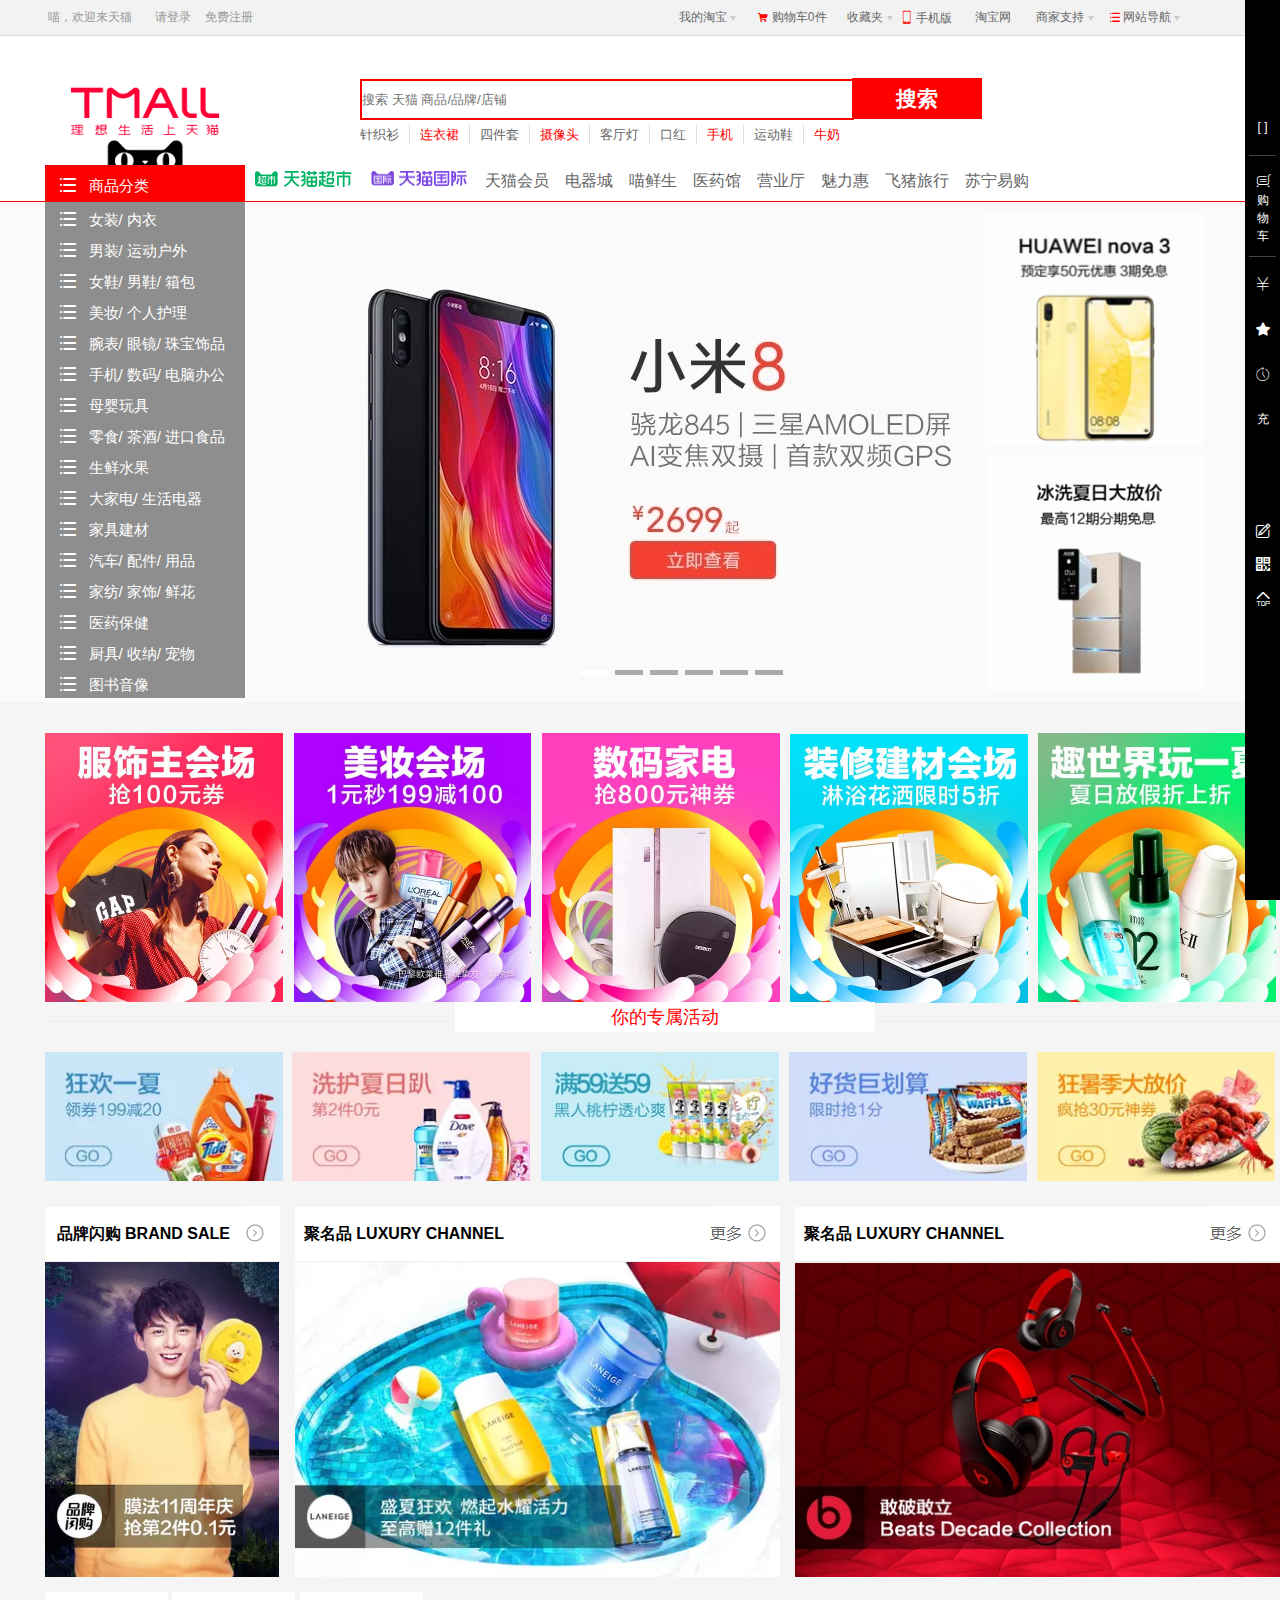
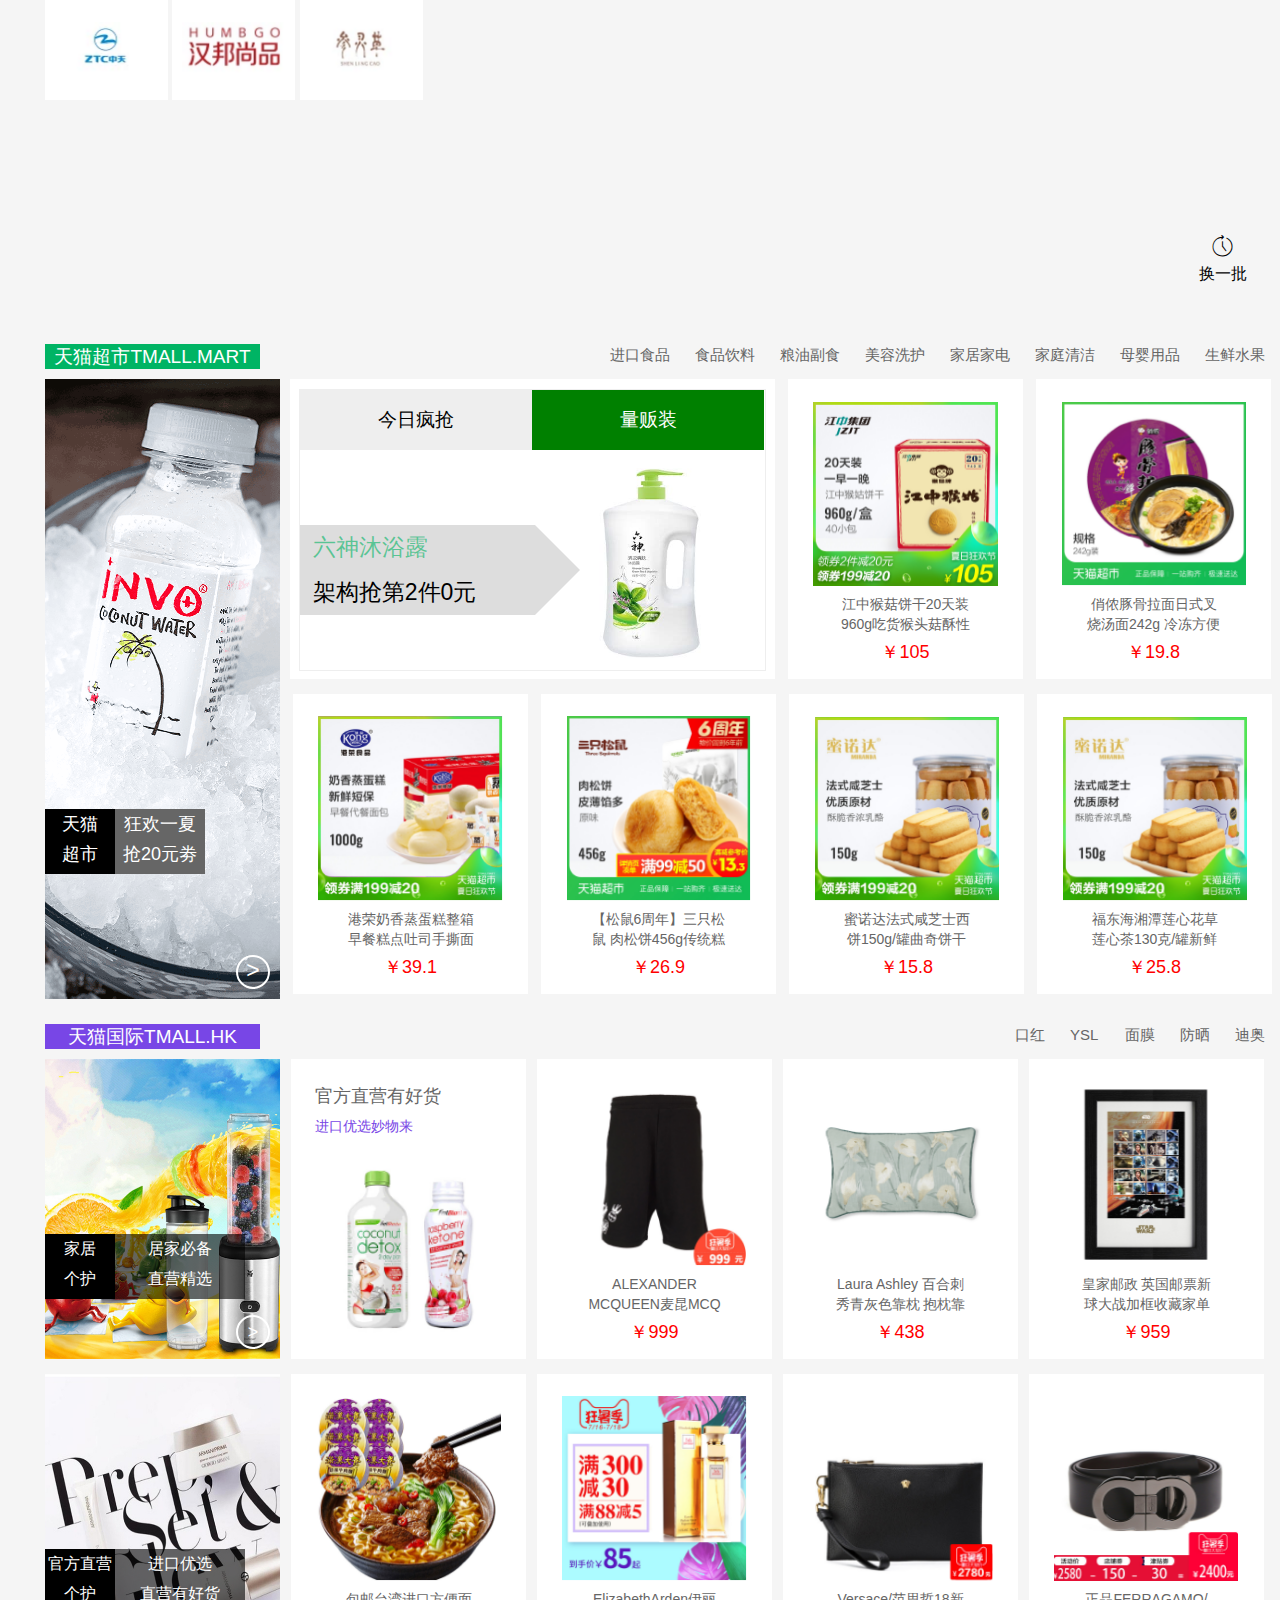
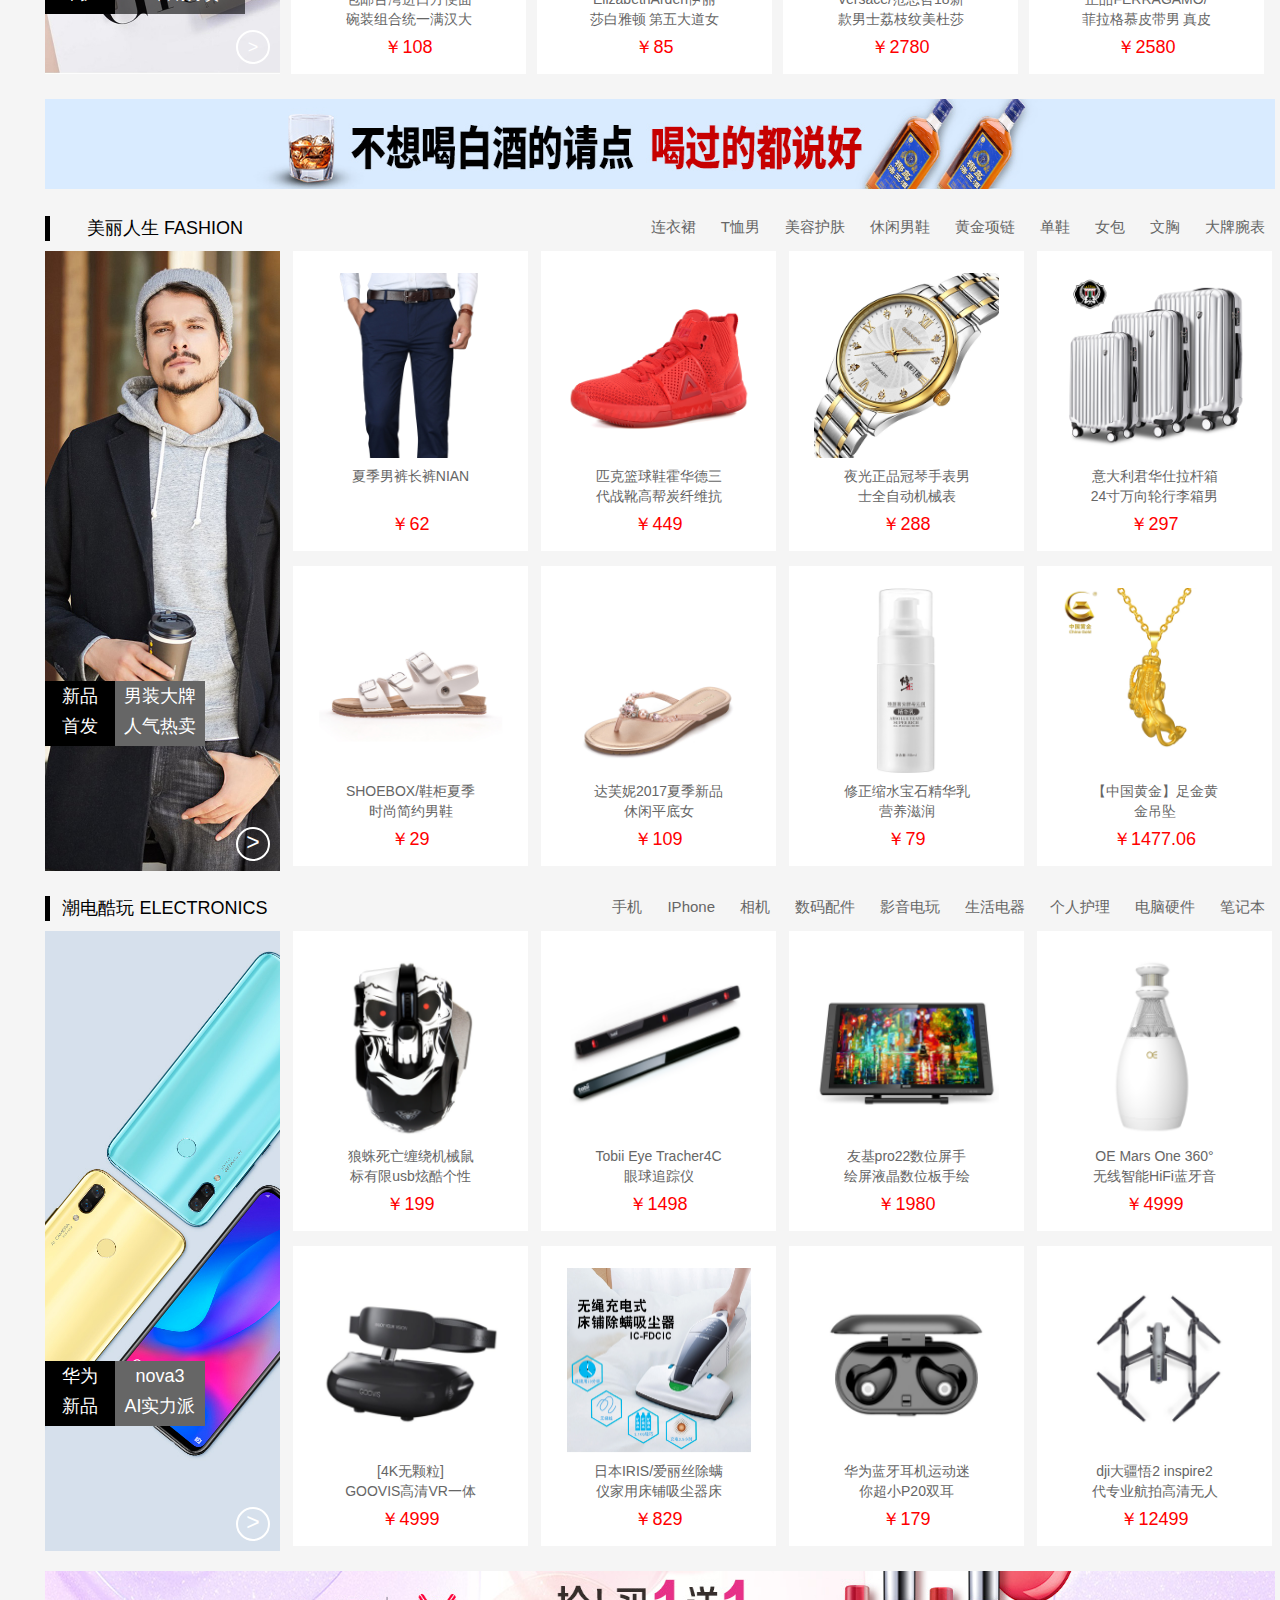
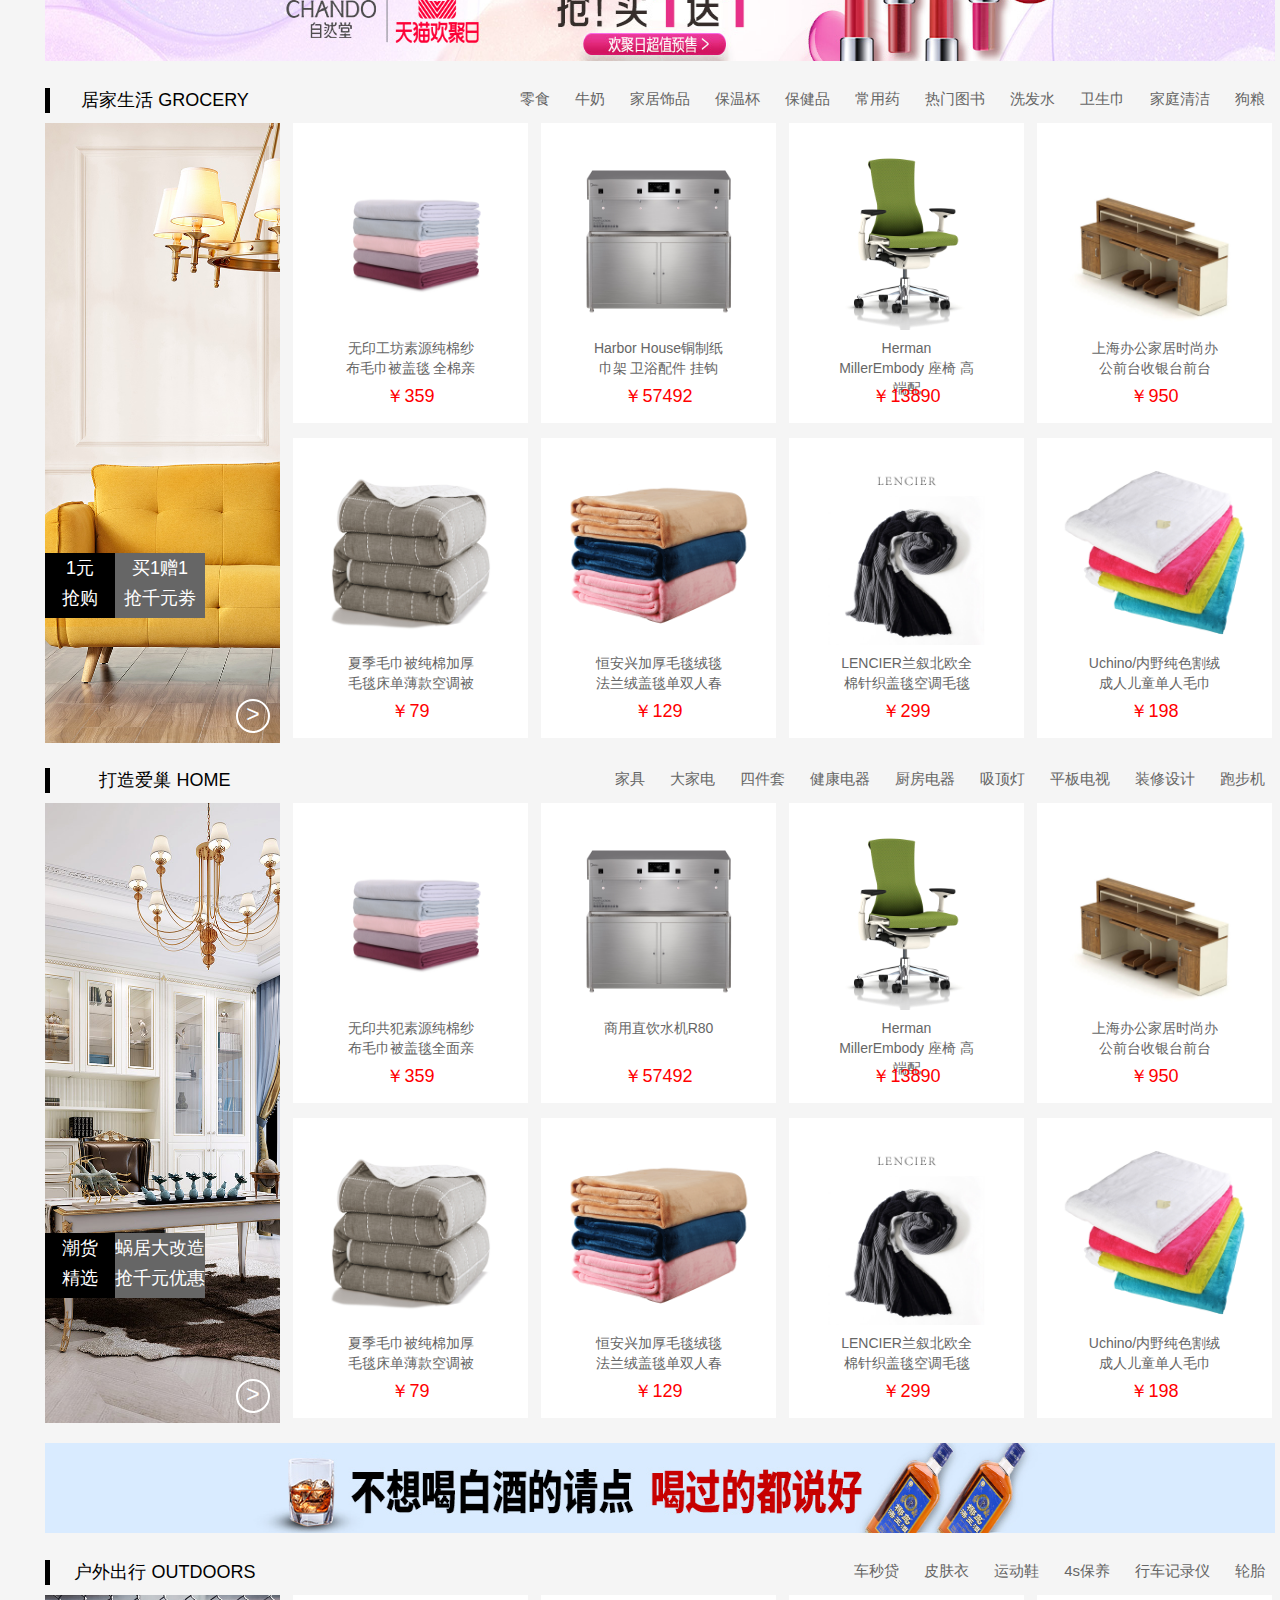
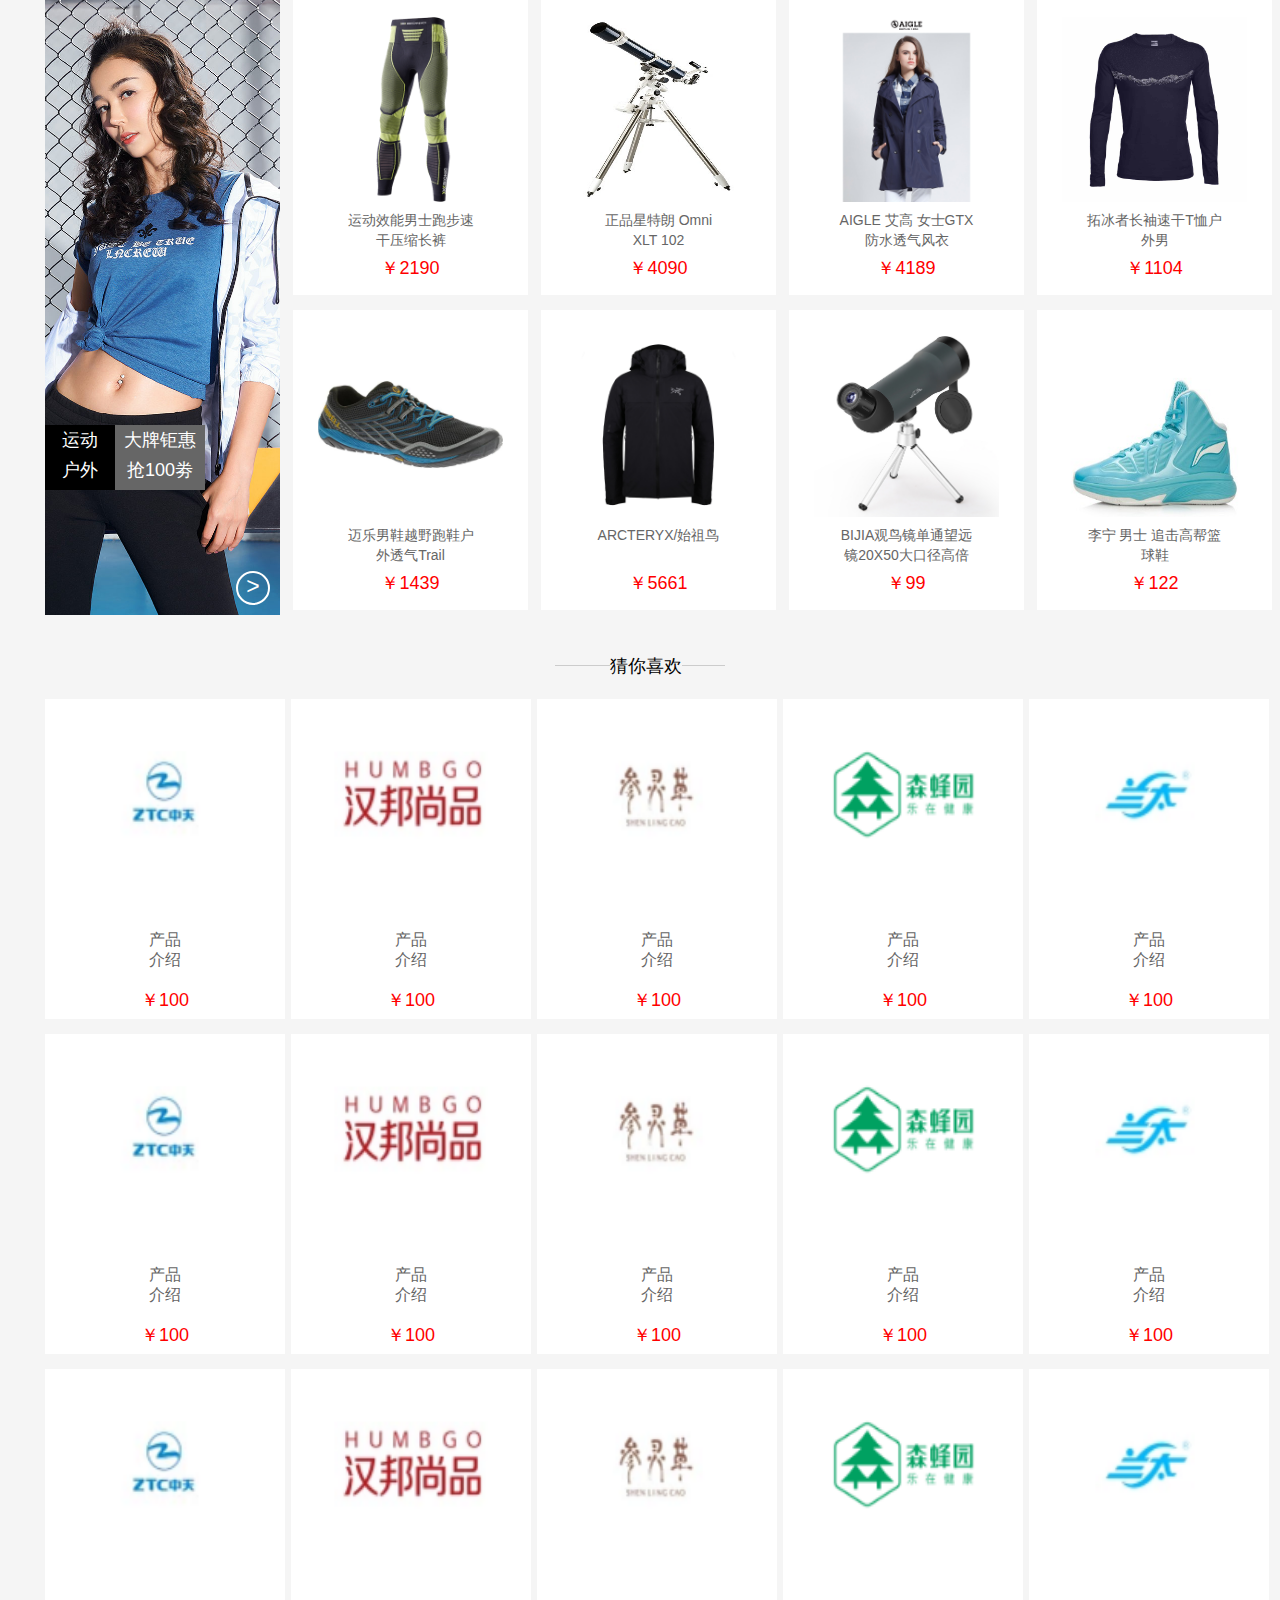
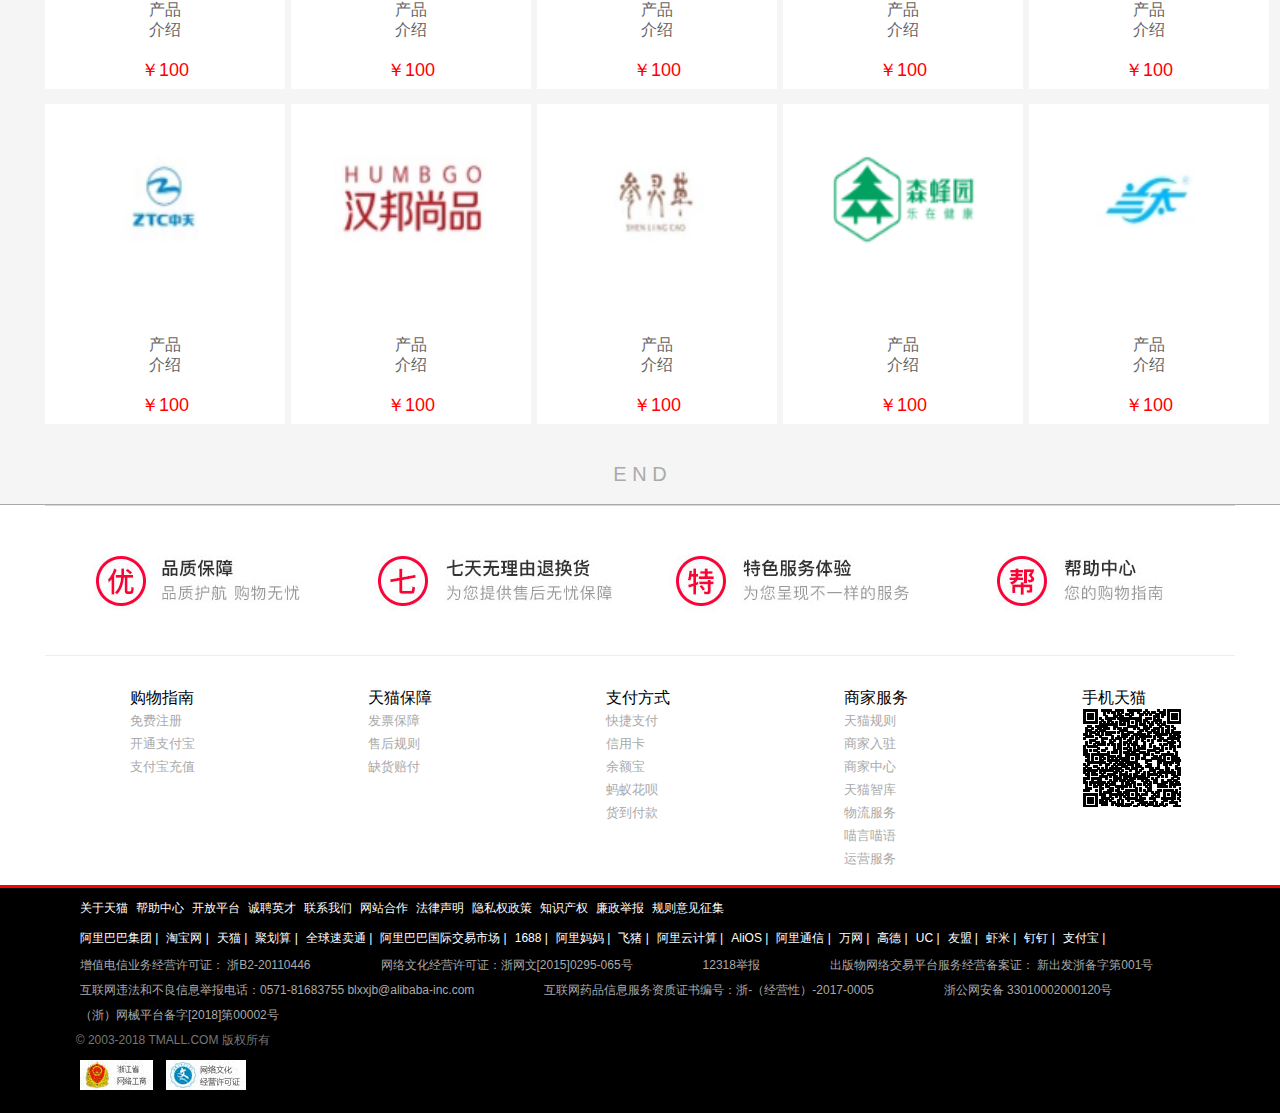
<file: index.html>
<!DOCTYPE html>
<html>
    <head>
        <meta charset="utf-8">
        <title>天猫</title>
        <link href="css/reset.css" rel="stylesheet">
        <link href="css/index.css" rel="stylesheet">
        <link href="font/iconfont.css" type="text/css" rel="stylesheet">
        <script src="js/jquery-1.8.3.min.js"></script>
        <!-- <script src="js/index.js"></script> -->
    </head>
    <body>
    	<div class="box1">
    		<div class="box11">喵，欢迎来天猫</div>
    		<a class="box12" href="login.html">请登录</a>
    		<a class="box13" href="register.html">免费注册</a>
            <div class="box14">
                <a class="box142" href="">
                    <i class="iconfont icon-icon-shuanglieliebiao" style="color:red"></i> 网站导航 <span></span>
                </a>
                <div class="box141">
                    <div class="box1411">
                        <div class="box14111">热点推荐 Hot</div>
                        <div class="box14112"><a href="">天猫超市</a></div>
                        <div class="box14112"><a href="">喵鲜生</a></div>
                        <div class="box14112"><a href="">科技新品</a></div>
                        <div class="box14112"><a href="">女装新品</a><i class="iconfont icon-HOT-" style="color:red"></i></div>
                        <div class="box14112"><a href="">酷玩街</a></div>
                        <div class="box14112"><a href="">内衣新品</a><i class="iconfont icon-HOT-" style="color:red"></i></div>
                        <div class="box14112"><a href="">试美妆</a></div>
                        <div class="box14112"><a href="">运动新品</a></div>
                        <div class="box14112"><a href="">时尚先生</a><i class="iconfont icon-HOT-" style="color:red"></i></div>
                        <div class="box14112"><a href="">精明妈咪</a></div>
                        <div class="box14112"><a href="">吃乐会</a></div>
                        <div class="box14112"><a href="">企业采购</a></div>
                        <div class="box14112"><a href="">会员积分</a></div>
                        <div class="box14112"><a href="">天猫国际</a></div>
                        <div class="box14112"><a href="">会员积分</a></div>
                    </div>
                    <div class="box1412">
                        <div class="box14121">行业市场 Market</div>
                        <div class="box14122"><a href="">美妆</a></div>
                        <div class="box14122"><a href="">电器</a></div>
                        <div class="box14122"><a href="">女装</a><i class="iconfont icon-HOT-" style="color:red"></i></div>
                        <div class="box14122"><a href="">男装</a><i class="iconfont icon-HOT-" style="color:red"></i></div>
                        <div class="box14122"><a href="">女鞋</a></div>
                        <div class="box14122"><a href="">男鞋</a></div>
                        <div class="box14122"><a href="">内衣</a><i class="iconfont icon-HOT-" style="color:red"></i></div>
                        <div class="box14122"><a href="">箱包</a></div>
                        <div class="box14122"><a href="">运动</a></div>
                        <div class="box14122"><a href="">母婴</a></div>
                        <div class="box14122"><a href="">家装</a></div>
                        <div class="box14122"><a href="">医药</a></div>
                        <div class="box14122"><a href="">食品</a></div>
                        <div class="box14122"><a href="">配饰</a></div>
                        <div class="box14122"><a href="">汽车</a></div>
                    </div>
                    <div class="box1413">
                        <div class="box14131">服务指南 Help</div>
                        <div class="box14132"><a href="">帮助中心</a></div>
                        <div class="box14132"><a href="">品质包装</a></div>
                        <div class="box14132"><a href="">特色服务</a></div>
                        <div class="box14132"><a href="">7天退货</a></div>
                    </div>
                </div></div>
            <div class="box15">
                <a href="" class="box151">
                    商家支持 <span></span>
                </a>
                <div class="box152">
                    <div class="box1521">
                        <div class="box15211">
                            <b>商家:</b>
                        </div>
                        <div class="box15212">
                            商家中心 &nbsp; &nbsp; 天猫规则
                        </div>
                        <div class="box15212">
                        商家入驻 &nbsp; &nbsp; 运营服务
                        </div>
                        <div class="box15212">
                            商家品控 &nbsp; &nbsp; 商家工具
                        </div>
                        <div class="box15212">
                            天猫智库 &nbsp; &nbsp; 猫言猫语
                        </div>
                    </div>
                    <div class="box1522">
                        <div class="box15211">
                            <b>帮助:</b>
                        </div>
                        <div class="box15212">
                            帮助中心 &nbsp; &nbsp; &nbsp; 问商友
                        </div>
                    </div>
                </div></div>
            <div class="box16">
                <a href="">淘宝网</a>
            </div>
            <div class="box17">
                <i class="iconfont icon-shouji1" style="color:red"></i>
                <a href="">手机版</a>
                <div class="box171">
                    <img src="img/17.png">
                    <div></div>
                </div></div>
            <div class="box18">
                <a href="" class="box182">收藏夹 <span></span></a>
                <div class="box181">
                    <a href="" class="box1811">收藏的宝贝</a>
                    <a href="" class="box1811">收藏的店铺</a>
                </div>
            </div>
            <div class="box19">
                <i class="iconfont icon-gouwuche1" style="color:red"></i>
                <a href="">购物车0件</a>
            </div>
            <div class="box20b">
                <a href="" class="box20b2">我的淘宝 <span></span></a>
                <div class="box20b1">
                    <a href="" class="box20b11">收藏的宝贝</a>
                    <a href="" class="box20b11">收藏的店铺</a>
                </div>
            </div>
    	</div>
        <div class="box2">
            <div class="box22">
                <input type="text" class="box221" placeholder="搜索 天猫 商品/品牌/店铺">
                <button class="box222">搜索</button>
                <br>
                <div class="box223">
                    <div class="box2231 box2232"><a href="">针织衫</a></div>
                    <div class="box2231"><a href="" class="colorred">连衣裙</a></div>
                    <div class="box2231"><a href="">四件套</a></div>
                    <div class="box2231"><a href="" class="colorred">摄像头</a></div>
                    <div class="box2231"><a href="">客厅灯</a></div>
                    <div class="box2231"><a href="">口红</a></div>
                    <div class="box2231"><a href="" class="colorred">手机</a></div>
                    <div class="box2231"><a href="">运动鞋</a></div>
                    <div class="box2231 box2233"><a href="" class="colorred">牛奶</a></div>
                </div>
            </div>
            <div class="box23">
                <ul>
                    <a href="" class="box231"><li><img src="img/231.png"></li></a>
                    <a href="" class="box231"><li><img src="img/232.png"></li></a>
                    <a href="" class="box233"><li>天猫会员</li></a>
                    <a href="" class="box233"><li>电器城</li></a>
                    <a href="" class="box233"><li>喵鲜生</li></a>
                    <a href="" class="box233"><li>医药馆</li></a>
                    <a href="" class="box233"><li>营业厅</li></a>
                    <a href="" class="box233"><li>魅力惠</li></a>
                    <a href="" class="box233"><li>飞猪旅行</li></a>
                    <a href="" class="box233"><li>苏宁易购</li></a>
                </ul>
            </div>
        </div>
        <div class="box3">
            <div class="box31">
                <a href="" class="box311">
                    [ ]
                    <div class="box3111">
                        会员权益
                        <div class="box3112"></div>
                    </div>
                </a>
            </div>
            <a href="" class="box32">
                <i class="iconfont icon-icon1"></i><br>
                购<br>
                物<br>
                车
            </a>
            <div class="box33">
                <a href="" class="box331">
                    <i class="iconfont icon-qian01"></i>
                    <div class="box3311">
                        我的资产
                        <div class="box3312"></div>
                    </div>
                </a>
            </div>
            <div class="box33">
                <a href="" class="box331">
                    <i class="iconfont icon-xingxing"></i>
                    <div class="box3311">
                        我的收藏
                        <div class="box3312"></div>
                    </div>
                </a>
            </div>
            <div class="box33">
                <a href="" class="box331">
                    <i class="iconfont icon-zuji"></i>
                    <div class="box3311">
                        我看过的
                        <div class="box3312"></div>
                    </div>
                </a>
            </div>
            <div class="box33">
                <a href="" class="box331">
                    充
                    <div class="box3311">
                        我要充值
                        <div class="box3312"></div>
                    </div>
                </a>
            </div>
            <div class="box34">
                <a href="" class="box341">
                    <i class="iconfont icon-yonghufankui03"></i>
                    <div class="box3411">
                        用户反馈
                        <div class="box3412"></div>
                    </div>
                </a>
            </div>
            <div class="box35">
                <a href="" class="box351">
                    <i class="iconfont icon-erweima"></i>
                    <div class="box3511">
                        <img src="img/3511.jpg">
                    </div>
                </a>
            </div>
            <div class="box33">
                <a href="" class="box331">
                    <i class="iconfont icon-fanhuidingbu"></i>
                    <div class="box3311">
                        返回顶部
                        <div class="box3312"></div>
                    </div>
                </a>
            </div>
        </div>
        <div class="box4">
            <div class="box41 imgShow">
                <a href="" class="box411"><img src="img/411.jpg"></a>
                <a href="" class="box412"><img src="img/412.png"></a>
                <a href="" class="box413"><img src="img/413.png"></a>
            </div>
            <div class="box42">
                <a href="" class="box421"><img src="img/421.jpg"></a>
            </div>
            <div class="box43">
                <a href="" class="box411"><img src="img/431.jpg"></a>
                <a href="" class="box432"><img src="img/432.webp"></a>
                <a href="" class="box433"><img src="img/433.webp"></a>
            </div>
            <div class="box42">
                <a href="" class="box421"><img src="img/441.jpg"></a>
            </div>
            <div class="box45">
                <a href="" class="box451"><img src="img/451.jpg"></a>
                <a href="" class="box452"><img src="img/452.webp"></a>
                <a href="" class="box453"><img src="img/453.webp"></a>
            </div>
            <div class="box46">
                <a href="" class="box461"><img src="img/461.jpg"></a>
                <a href="" class="box462"><img src="img/462.webp"></a>
                <a href="" class="box463"><img src="img/463.webp"></a>
            </div>
            <div class="box47">
                <a href="" class="numShow"></a>
                <a href=""></a>
                <a href=""></a>
                <a href=""></a>
                <a href=""></a>
                <a href=""></a>
            </div>
        </div>
        <div class="box5">
            <div class="box51">
                <img src="img/51.png">
            </div>
            <ul>
                <li class="box52">
                    <i class="iconfont icon-icon-shuanglieliebiao"></i> &nbsp; 商品分类
                </li>
                <li class="box53">
                    <i class="iconfont icon-icon-shuanglieliebiao ir"></i>
                     &nbsp; 
                     <a href="" class="ir">女装/</a>
                     <a href="" class="ir">内衣</a>
                    <div class="box531">
                        <div class="box5311">
                            当季流行 >
                        </div>
                        <div class="box5312">
                            <a href="" class="box53121">夏季新品</a>
                            <a href="" class="box53121">商城同款</a>
                            <a href="" class="box53121">仙女连衣裙</a>
                            <a href="" class="box53121">T恤</a>
                            <a href="" class="box53121">衬衫</a>
                            <a href="" class="box53121">时髦外套</a>
                            <a href="" class="box53121">休闲裤</a>
                            <a href="" class="box53121">牛仔裤</a>
                            <a href="" class="box53121">无痕文胸</a>
                            <a href="" class="box53121">运动文胸</a>
                            <a href="" class="box53121">潮流家居服</a>
                            <a href="" class="box53121">百搭船袜</a>
                        </div>
                        <div class="box5313">
                            精选上装 >
                        </div>
                        <div class="box5314">
                            <a href="" class="box53121">仙女连衣裙</a>
                            <a href="" class="box53121">T恤</a>
                            <a href="" class="box53121">衬衫</a>
                            <a href="" class="box53121">雪纺衫</a>
                            <a href="" class="box53121">卫衣</a>
                            <a href="" class="box53121">短外套</a>
                            <a href="" class="box53121">丝绒卫衣</a>
                            <a href="" class="box53121">毛针织衫</a>
                            <a href="" class="box53121">小西装</a>
                            <a href="" class="box53121">风衣</a>
                        </div>
                        <div class="box5313">
                            浪漫裙装 >
                        </div>
                        <div class="box5314">
                            <a href="" class="box53121">连衣裙</a>
                            <a href="" class="box53121">半身裙</a>
                            <a href="" class="box53121">A字裙</a>
                            <a href="" class="box53121">荷叶边裙</a>
                            <a href="" class="box53121">大摆裙</a>
                            <a href="" class="box53121">包臀裙</a>
                            <a href="" class="box53121">百褶裙</a>
                            <a href="" class="box53121">长袖连衣裙</a>
                            <a href="" class="box53121">棉麻连衣裙</a>
                            <a href="" class="box53121">牛仔裙</a>
                            <a href="" class="box53121">蕾丝连衣裙</a>
                            <a href="" class="box53121">真丝连衣裙</a>
                            <a href="" class="box53121">印花连衣裙</a>
                        </div>
                        <div class="box5313">
                            女士下装 >
                        </div>
                        <div class="box5314">
                            <a href="" class="box53121">休闲裤</a>
                            <a href="" class="box53121">阔腿裤</a>
                            <a href="" class="box53121">牛仔裤</a>
                            <a href="" class="box53121">打底裤</a>
                            <a href="" class="box53121">开叉运动裤</a>
                            <a href="" class="box53121">哈伦裤</a>
                            <a href="" class="box53121">背带裤</a>
                            <a href="" class="box53121">小脚裤</a>
                            <a href="" class="box53121">西装裤</a>
                            <a href="" class="box53121">短裤</a>
                        </div>
                        <div class="box5313">
                            特色女装 >
                        </div>
                        <div class="box5314">
                            <a href="" class="box53121">时尚套装</a>
                            <a href="" class="box53121">休闲套装</a>
                            <a href="" class="box53121">日系女装</a>
                            <a href="" class="box53121">精选妈妈装</a>
                            <a href="" class="box53121">大码女装</a>
                            <a href="" class="box53121">职业套装</a>
                            <a href="" class="box53121">优雅旗袍</a>
                            <a href="" class="box53121">精致礼服</a>
                            <a href="" class="box53121">婚纱</a>
                            <a href="" class="box53121">唐装</a>
                            <a href="" class="box53121">小码女装</a>
                        </div>
                        <div class="box5313">
                            文胸塑身 >
                        </div>
                        <div class="box5314">
                            <a href="" class="box53121">光面文胸</a>
                            <a href="" class="box53121">运动文胸</a>
                            <a href="" class="box53121">美背文胸</a>
                            <a href="" class="box53121">聚拢文胸</a>
                            <a href="" class="box53121">大杯文胸</a>
                            <a href="" class="box53121">轻薄塑身</a>
                        </div>
                        <div class="box5313">
                            家居服 >
                        </div>
                        <div class="box5314">
                            <a href="" class="box53121">春夏家居服</a>
                            <a href="" class="box53121">纯棉家居服</a>
                            <a href="" class="box53121">莫代尔家居服</a>
                            <a href="" class="box53121">真丝家居服</a>
                            <a href="" class="box53121">春夏睡裙</a>
                            <a href="" class="box53121">男士家居服</a>
                            <a href="" class="box53121">情侣家居服</a>
                            <a href="" class="box53121">性感睡裙</a>
                        </div>
                        <div class="box5313">
                            内裤背心 >
                        </div>
                        <div class="box5315">
                            <a href="" class="box53121">男士内裤</a>
                            <a href="" class="box53121">女士内裤</a>
                            <a href="" class="box53121">男士内裤多条装</a>
                            <a href="" class="box53121">女士内裤多条装</a>
                            <a href="" class="box53121">莫代尔内裤</a>
                        </div>
                    </div>
                </li>
                <li class="box53">
                    <i class="iconfont icon-icon-shuanglieliebiao ir"></i>
                     &nbsp; 
                    <a href="" class="ir">男装/</a>
                    <a href="" class="ir">运动户外</a>
                </li>
                <li class="box53">
                    <i class="iconfont icon-icon-shuanglieliebiao ir"></i> &nbsp; 
                    <a href="" class="ir">女鞋/</a>
                    <a href="" class="ir">男鞋/</a>
                    <a href="" class="ir">箱包</a>
                </li>
                <li class="box53">
                    <i class="iconfont icon-icon-shuanglieliebiao ir"></i>
                     &nbsp; 
                    <a href="" class="ir">美妆/</a>
                    <a href="" class="ir">个人护理</a>
                </li>
                <li class="box53">
                    <i class="iconfont icon-icon-shuanglieliebiao ir"></i>
                     &nbsp; 
                     <a href="" class="ir">腕表/</a>
                     <a href="" class="ir">眼镜/</a>
                     <a href="" class="ir">珠宝饰品</a>
                </li>
                <li class="box53">
                    <i class="iconfont icon-icon-shuanglieliebiao ir"></i>
                     &nbsp; 
                    <a href="" class="ir">手机/</a>
                    <a href="" class="ir">数码/</a>
                    <a href="" class="ir">电脑办公</a>
                </li>
                <li class="box53">
                    <i class="iconfont icon-icon-shuanglieliebiao ir"></i>
                     &nbsp; 
                     <a href="" class="ir">母婴玩具</a>
                </li>
                <li class="box53">
                    <i class="iconfont icon-icon-shuanglieliebiao ir"></i>
                     &nbsp; 
                     <a href="" class="ir">零食/</a>
                     <a href="" class="ir">茶酒/</a>
                     <a href="" class="ir">进口食品</a>
                </li>
                <li class="box53">
                    <i class="iconfont icon-icon-shuanglieliebiao ir"></i>
                     &nbsp; 
                     <a href="" class="ir">生鲜水果</a>
                </li>
                <li class="box53">
                    <i class="iconfont icon-icon-shuanglieliebiao ir"></i>
                     &nbsp; 
                     <a href="" class="ir">大家电/</a>
                     <a href="" class="ir">生活电器</a>
                </li>
                <li class="box53">
                    <i class="iconfont icon-icon-shuanglieliebiao ir"></i>
                     &nbsp; 
                     <a href="" class="ir">家具建材</a>
                </li>
                <li class="box53">
                    <i class="iconfont icon-icon-shuanglieliebiao ir"></i>
                     &nbsp; 
                     <a href="" class="ir">汽车/</a>
                     <a href="" class="ir">配件/</a>
                     <a href="" class="ir">用品</a>
                </li>
                <li class="box53">
                    <i class="iconfont icon-icon-shuanglieliebiao ir"></i>
                     &nbsp; 
                     <a href="" class="ir">家纺/</a>
                     <a href="" class="ir">家饰/</a>
                     <a href="">鲜花</a>
                </li>
                <li class="box53">
                    <i class="iconfont icon-icon-shuanglieliebiao ir"></i>
                     &nbsp; 
                     <a href="" class="ir">医药保健</a>
                </li>
                <li class="box53">
                    <i class="iconfont icon-icon-shuanglieliebiao ir"></i>
                     &nbsp; 
                     <a href="" class="ir">厨具/</a>
                     <a href="" class="ir">收纳/</a>
                     <a href="">宠物</a>
                </li>
                <li class="box53">
                    <i class="iconfont icon-icon-shuanglieliebiao ir"></i>
                     &nbsp; 
                     <a href="" class="ir">图书音像</a>
                </li>
            </ul>
        </div>
        <div class="box6">
            <a href="" class="box61"><img src="img/61.png"></a>
            <a href="" class="box61"><img src="img/62.png"></a>
            <a href="" class="box61"><img src="img/63.png"></a>
            <a href="" class="box61"><img src="img/64.png"></a>
            <a href="" class="box61"><img src="img/65.png"></a>
        </div>
        <div class="box7">
            <div class="box71">你的专属活动</div>
        </div>
        <div class="box8">
            <a href="" class="box81"><img src="img/81.png"></a>
            <a href="" class="box81"><img src="img/82.png"></a>
            <a href="" class="box81"><img src="img/83.png"></a>
            <a href="" class="box81"><img src="img/84.png"></a>
            <a href="" class="box81"><img src="img/85.png"></a>
        </div>
        <div class="box9">
            <div class="box91">
                <div class="box911">
                    品牌闪购 BRAND SALE 
                    <a href=""><img src="img/911.png"></a>
                </div>
                <a href="" class="box912"><img src="img/912.png"></a>
            </div>
            <div class="box92">
                <div class="box921">
                    &nbsp; 聚名品 LUXURY CHANNEL
                    <a href=""><img src="img/921.png"></a>
                </div>
                <a href="" class="box922"><img src="img/922.png"></a>
            </div>
            <div class="box93">
                <div class="box931">
                    &nbsp; 聚名品 LUXURY CHANNEL
                    <a href=""><img src="img/921.png"></a>
                </div>
                <a href="" class="box932"><img src="img/932.png"></a>
            </div>
        </div>
        <!--换一批-->
        <div class="box10a">
            <img src="img/10a1.png">
            <img src="img/10a2.png">
            <img src="img/10a3.png">
            <div class="box10a1">
                <br>
                <i class="iconfont icon-zuji"></i><br>
                换一批
            </div>
        </div>
        <!--隐藏的顶部搜索框-->
        <div class="box11a">
            <div class="box11a1">
                TMALL 天猫
            </div>
            <div class="box11a2">
                <input type="text" placeholder=" 搜索 天猫 商品/品牌/店铺" class="box11a21">
                <button class="box11a22">搜 索</button>
            </div>
        </div>
        <div class="box12a">
            <div class="box12a1">
                导航
            </div>
            <div class="box12a2">
                <div class="box12a21">天猫<br>超市</div>
            </div>
            <div class="box12a2">
                <div class="box12a21">天猫<br>国际</div>
            </div>
            <div class="box12a2">
                <div class="box12a21">美丽<br>人生</div>
            </div>
            <div class="box12a2">
                <div class="box12a21">潮电<br>酷玩</div>
            </div>
            <div class="box12a2">
                <div class="box12a21">居家<br>生活</div>
            </div>
            <div class="box12a2">
                <div class="box12a21">打造<br>爱巢</div>
            </div>
            <div class="box12a2">
                <div class="box12a21">户外<br>出行</div>
            </div>
            <div class="box12a2">
                <div class="box12a21">猜你<br>喜欢</div>
            </div>
            <div class="box12a3">
                <div class="box12a21">&nbsp; ∧<br>顶部</div>
            </div>
        </div>
        <div class="box13a tmcs">
            <div class="box13a1">
                <div class="box13a11">
                    天猫超市TMALL.MART
                </div>
                <div class="box13a12">
                    <a href="" class="box13a121">生鲜水果</a>
                    <a href="" class="box13a121">母婴用品</a>
                    <a href="" class="box13a121">家庭清洁</a>
                    <a href="" class="box13a121">家居家电</a>
                    <a href="" class="box13a121">美容洗护</a>
                    <a href="" class="box13a121">粮油副食</a>
                    <a href="" class="box13a121">食品饮料</a>
                    <a href="" class="box13a121">进口食品</a>
                </div>
            </div>
            <a href="" class="box13a2">
                <div class="box13a21">
                    天猫<br>超市
                </div>
                <div class="box13a22">
                    狂欢一夏<br>抢20元劵
                </div>
                <div class="box13a23">
                    >
                </div>
            </a>
            <div class="box13a3">
                <div class="box13a31">
                    <div class="box13a314">
                        <div class="box13a311">今日疯抢</div>
                        <div class="box13a312">量贩装</div>
                    </div>
                    <div class="box13a313">
                        <div class="box13a3131">
                            &nbsp; 限时限量疯抢
                            <p style="color:black">&nbsp; 1元超值疯抢中</p>
                            <div></div>
                            <img src="img/box13a31311.jpg">
                        </div>
                        <div class="box13a3131">
                            &nbsp; 六神沐浴露
                            <p style="color:black">&nbsp; 架构抢第2件0元</p>
                            <div></div>
                            <img src="img/box13a31312.jpg">
                        </div>
                    </div>
                </div>
            </div>
            <a href="" class="box13a4">
                <img src="img/13a4.png">
                <div class="box13a41">
                    江中猴菇饼干20天装960g吃货猴头菇酥性
                </div>
                <div class="box13a42">
                    ￥105
                </div>
            </a>
            <a href="" class="box13a4">
                <img src="img/13a5.png">
                <div class="box13a41">
                    俏侬豚骨拉面日式叉烧汤面242g 冷冻方便
                </div>
                <div class="box13a42">
                    ￥19.8
                </div>
            </a>
            <a href="" class="box13a4">
                <img src="img/13a6.png">
                <div class="box13a41">
                    港荣奶香蒸蛋糕整箱早餐糕点吐司手撕面
                </div>
                <div class="box13a42">
                    ￥39.1
                </div>
            </a>
            <a href="" class="box13a4">
                <img src="img/13a7.png">
                <div class="box13a41">
                    【松鼠6周年】三只松鼠 肉松饼456g传统糕
                </div>
                <div class="box13a42">
                    ￥26.9
                </div>
            </a>
            <a href="" class="box13a4">
                <img src="img/13a8.png">
                <div class="box13a41">
                    蜜诺达法式咸芝士西饼150g/罐曲奇饼干
                </div>
                <div class="box13a42">
                    ￥15.8
                </div>
            </a>
            <a href="" class="box13a4">
                <img src="img/13a8.png">
                <div class="box13a41">
                    福东海湘潭莲心花草莲心茶130克/罐新鲜
                </div>
                <div class="box13a42">
                    ￥25.8
                </div>
            </a>
        </div>
        <div class="box14a tmgj">
            <div class="box14a1">
                <div class="box14a11">
                    天猫国际TMALL.HK
                </div>
                <div class="box14a12">
                    <a href="" class="box14a121">迪奥</a>
                    <a href="" class="box14a121">防晒</a>
                    <a href="" class="box14a121">面膜</a>
                    <a href="" class="box14a121">YSL</a>
                    <a href="" class="box14a121">口红</a>
                </div>
            </div>
            <a href="" class="box14a2 box14a4" style="position:relative;">
                <div class="box14a41"></div>
                <div class="box14a42">家居<br>个护</div>
                <div class="box14a43">居家必备<br>直营精选</div>
                <div class="box14a44">></div>
            </a>
            <a href="" class="box14a2">
                <div class="box14a31">
                    官方直营有好货
                </div>
                <div class="box14a32">
                    进口优选妙物来
                </div>
                <img src="img/14a2.png" class="box14a33">
            </a>
            <a href="" class="box14a2">
                <img src="img/14a3.png">
                <div class="box14a21">
                    ALEXANDER<br>MCQUEEN麦昆MCQ
                </div>
                <div class="box14a22">
                    ￥999
                </div>
            </a>
            <a href="" class="box14a2">
                <img src="img/14a4.png">
                <div class="box14a21">
                    Laura Ashley 百合刺<br>
                    秀青灰色靠枕 抱枕靠
                </div>
                <div class="box14a22">
                    ￥438
                </div>
            </a>
            <a href="" class="box14a2">
                <img src="img/14a5.png">
                <div class="box14a21">
                    皇家邮政 英国邮票新球大战加框收藏家单
                </div>
                <div class="box14a22">
                    ￥959
                </div>
            </a>
            <a href="" class="box14a2 box14a4" style="position:relative;">
                <div class="box14a51"></div>
                <div class="box14a42">官方直营<br>个护</div>
                <div class="box14a43">进口优选<br>直营有好货</div>
                <div class="box14a44">></div>
            </a>
            <a href="" class="box14a2">
                <img src="img/14a7.png">
                <div class="box14a21">
                    包邮台湾进口方便面碗装组合统一满汉大
                </div>
                <div class="box14a22">
                    ￥108
                </div>
            </a>
            <a href="" class="box14a2">
                <img src="img/14a8.png">
                <div class="box14a21">
                    ElizabethArden伊丽<br>莎白雅顿 第五大道女
                </div>
                <div class="box14a22">
                    ￥85
                </div>
            </a>
            <a href="" class="box14a2">
                <img src="img/14a9.png">
                <div class="box14a21">
                    Versace/范思哲18新<br>款男士荔枝纹美杜莎
                </div>
                <div class="box14a22">
                    ￥2780
                </div>
            </a>
            <a href="" class="box14a2">
                <img src="img/14a10a.png">
                <div class="box14a21">
                    正品FERRAGAMO/<br>菲拉格慕皮带男 真皮
                </div>
                <div class="box14a22">
                    ￥2580
                </div>
            </a>
        </div>
        <a href="" class="box15a"></a>
        <div class="box13a box16a mlrs">
            <div class="box13a1">
                <div class="box16a11">
                    &nbsp; 美丽人生 FASHION
                </div>
                <div class="box13a12">
                    <a href="" class="box16a121">大牌腕表</a>
                    <a href="" class="box16a121">文胸</a>
                    <a href="" class="box16a121">女包</a>
                    <a href="" class="box16a121">单鞋</a>
                    <a href="" class="box16a121">黄金项链</a>
                    <a href="" class="box16a121">休闲男鞋</a>
                    <a href="" class="box16a121">美容护肤</a>
                    <a href="" class="box16a121">T恤男</a>
                    <a href="" class="box16a121">连衣裙</a>
                </div>
            </div>
            <a href="" class="boxml">
                <div class="box13a21">
                    新品<br>首发
                </div>
                <div class="box13a22">
                    男装大牌<br>人气热卖
                </div>
                <div class="box13a23">
                    >
                </div>
            </a>
            <a href="" class="box13a4">
                <img src="img/ml2.jpg">
                <div class="box13a41">
                    夏季男裤长裤NIAN
                </div>
                <div class="box13a42">
                    ￥62
                </div>
            </a>
            <a href="" class="box13a4">
                <img src="img/ml3.jpg">
                <div class="box13a41">
                    匹克篮球鞋霍华德三代战靴高帮炭纤维抗
                </div>
                <div class="box13a42">
                    ￥449
                </div>
            </a>
            <a href="" class="box13a4">
                <img src="img/ml4.jpg">
                <div class="box13a41">
                    夜光正品冠琴手表男士全自动机械表
                </div>
                <div class="box13a42">
                    ￥288
                </div>
            </a>
            <a href="" class="box13a4">
                <img src="img/ml5.jpg">
                <div class="box13a41">
                    意大利君华仕拉杆箱24寸万向轮行李箱男
                </div>
                <div class="box13a42">
                    ￥297
                </div>
            </a>
            <a href="" class="box13a4">
                <img src="img/ml6.jpg">
                <div class="box13a41">
                    SHOEBOX/鞋柜夏季时尚简约男鞋
                </div>
                <div class="box13a42">
                    ￥29
                </div>
            </a>
            <a href="" class="box13a4">
                <img src="img/ml7.jpg">
                <div class="box13a41">
                    达芙妮2017夏季新品休闲平底女
                </div>
                <div class="box13a42">
                    ￥109
                </div>
            </a>
            <a href="" class="box13a4">
                <img src="img/ml8.jpg">
                <div class="box13a41">
                    修正缩水宝石精华乳营养滋润
                </div>
                <div class="box13a42">
                    ￥79
                </div>
            </a>
            <a href="" class="box13a4">
                <img src="img/ml9.jpg">
                <div class="box13a41">
                    【中国黄金】足金黄金吊坠
                </div>
                <div class="box13a42">
                    ￥1477.06
                </div>
            </a>
        </div>
        <div class="box13a box16a cdkw">
            <div class="box13a1">
                <div class="box16a11">
                    &nbsp; 潮电酷玩 ELECTRONICS
                </div>
                <div class="box13a12">
                    <a href="" class="box16a121">笔记本</a>
                    <a href="" class="box16a121">电脑硬件</a>
                    <a href="" class="box16a121">个人护理</a>
                    <a href="" class="box16a121">生活电器</a>
                    <a href="" class="box16a121">影音电玩</a>
                    <a href="" class="box16a121">数码配件</a>
                    <a href="" class="box16a121">相机</a>
                    <a href="" class="box16a121">IPhone</a>
                    <a href="" class="box16a121">手机</a>
                </div>
            </div>
            <a href="" class="box16a2">
                <div class="box13a21">
                    华为<br>新品
                </div>
                <div class="box13a22">
                    nova3<br>AI实力派
                </div>
                <div class="box13a23">
                    >
                </div>
            </a>
            <a href="" class="box13a4">
                <img src="img/16a2.png">
                <div class="box13a41">
                    狼蛛死亡缠绕机械鼠<br>标有限usb炫酷个性
                </div>
                <div class="box13a42">
                    ￥199
                </div>
            </a>
            <a href="" class="box13a4">
                <img src="img/16a3.png">
                <div class="box13a41">
                    Tobii Eye Tracher4C<br>
                    眼球追踪仪
                </div>
                <div class="box13a42">
                    ￥1498
                </div>
            </a>
            <a href="" class="box13a4">
                <img src="img/16a4.png">
                <div class="box13a41">
                    友基pro22数位屏手<br>绘屏液晶数位板手绘
                </div>
                <div class="box13a42">
                    ￥1980
                </div>
            </a>
            <a href="" class="box13a4">
                <img src="img/16a5.png">
                <div class="box13a41">
                    OE Mars One 360°<br>无线智能HiFi蓝牙音
                </div>
                <div class="box13a42">
                    ￥4999
                </div>
            </a>
            <a href="" class="box13a4">
                <img src="img/16a6.png">
                <div class="box13a41">
                    [4K无颗粒]<br>GOOVIS高清VR一体
                </div>
                <div class="box13a42">
                    ￥4999
                </div>
            </a>
            <a href="" class="box13a4">
                <img src="img/16a7.png">
                <div class="box13a41">
                    日本IRIS/爱丽丝除螨<br>仪家用床铺吸尘器床
                </div>
                <div class="box13a42">
                    ￥829
                </div>
            </a>
            <a href="" class="box13a4">
                <img src="img/16a8.png">
                <div class="box13a41">
                    华为蓝牙耳机运动迷<br>
                    你超小P20双耳
                </div>
                <div class="box13a42">
                    ￥179
                </div>
            </a>
            <a href="" class="box13a4">
                <img src="img/16a9.png">
                <div class="box13a41">
                    dji大疆悟2 inspire2<br>代专业航拍高清无人
                </div>
                <div class="box13a42">
                    ￥12499
                </div>
            </a>
        </div>
        <a href="" class="box18a"></a>
        <div class="box13a box16a jjsh">
            <div class="box13a1">
                <div class="box16a11">
                    &nbsp; 居家生活 GROCERY
                </div>
                <div class="box13a12">
                    <a href="" class="box16a121">狗粮</a>
                    <a href="" class="box16a121">家庭清洁</a>
                    <a href="" class="box16a121">卫生巾</a>
                    <a href="" class="box16a121">洗发水</a>
                    <a href="" class="box16a121">热门图书</a>
                    <a href="" class="box16a121">常用药</a>
                    <a href="" class="box16a121">保健品</a>
                    <a href="" class="box16a121">保温杯</a>
                    <a href="" class="box16a121">家居饰品</a>
                    <a href="" class="box16a121">牛奶</a>
                    <a href="" class="box16a121">零食</a>
                </div>
            </div>
            <a href="" class="box19a2">
                <div class="box13a21">
                    1元<br>抢购
                </div>
                <div class="box13a22">
                    买1赠1<br>抢千元劵
                </div>
                <div class="box13a23">
                    >
                </div>
            </a>
            <a href="" class="box13a4">
                <img src="img/19a2.jpg">
                <div class="box13a41">
                    无印工坊素源纯棉纱布毛巾被盖毯 全棉亲
                </div>
                <div class="box13a42">
                    ￥359
                </div>
            </a>
            <a href="" class="box13a4">
                <img src="img/17a3.jpg">
                <div class="box13a41">
                    Harbor House铜制纸巾架 卫浴配件 挂钩
                </div>
                <div class="box13a42">
                    ￥57492
                </div>
            </a>
            <a href="" class="box13a4">
                <img src="img/17a4.jpg">
                <div class="box13a41">
                    Herman MillerEmbody 座椅 高端配
                </div>
                <div class="box13a42">
                    ￥13890
                </div>
            </a>
            <a href="" class="box13a4">
                <img src="img/17a5.jpg">
                <div class="box13a41">
                    上海办公家居时尚办公前台收银台前台
                </div>
                <div class="box13a42">
                    ￥950
                </div>
            </a>
            <a href="" class="box13a4">
                <img src="img/17a6.jpg">
                <div class="box13a41">
                    夏季毛巾被纯棉加厚毛毯床单薄款空调被
                </div>
                <div class="box13a42">
                    ￥79
                </div>
            </a>
            <a href="" class="box13a4">
                <img src="img/17a7.png">
                <div class="box13a41">
                    恒安兴加厚毛毯绒毯法兰绒盖毯单双人春
                </div>
                <div class="box13a42">
                    ￥129
                </div>
            </a>
            <a href="" class="box13a4">
                <img src="img/17a8.jpg">
                <div class="box13a41">
                    LENCIER兰叙北欧全棉针织盖毯空调毛毯
                </div>
                <div class="box13a42">
                    ￥299
                </div>
            </a>
            <a href="" class="box13a4">
                <img src="img/17a9.jpg">
                <div class="box13a41">
                    Uchino/内野纯色割绒成人儿童单人毛巾
                </div>
                <div class="box13a42">
                    ￥198
                </div>
            </a>
        </div>
        <div class="box13a box16a dzac">
            <div class="box13a1">
                <div class="box16a11">
                    &nbsp; 打造爱巢 HOME
                </div>
                <div class="box13a12">
                    <a href="" class="box16a121">跑步机</a>
                    <a href="" class="box16a121">装修设计</a>
                    <a href="" class="box16a121">平板电视</a>
                    <a href="" class="box16a121">吸顶灯</a>
                    <a href="" class="box16a121">厨房电器</a>
                    <a href="" class="box16a121">健康电器</a>
                    <a href="" class="box16a121">四件套</a>
                    <a href="" class="box16a121">大家电</a>
                    <a href="" class="box16a121">家具</a>
                </div>
            </div>
            <a href="" class="box17a2">
                <div class="box13a21">
                    潮货<br>精选
                </div>
                <div class="box13a22">
                    蜗居大改造<br>抢千元优惠
                </div>
                <div class="box13a23">
                    >
                </div>
            </a>
            <a href="" class="box13a4">
                <img src="img/17a2.jpg">
                <div class="box13a41">
                    无印共犯素源纯棉纱布毛巾被盖毯全面亲
                </div>
                <div class="box13a42">
                    ￥359
                </div>
            </a>
            <a href="" class="box13a4">
                <img src="img/17a3.jpg">
                <div class="box13a41">
                    商用直饮水机R80
                </div>
                <div class="box13a42">
                    ￥57492
                </div>
            </a>
            <a href="" class="box13a4">
                <img src="img/17a4.jpg">
                <div class="box13a41">
                    Herman MillerEmbody 座椅 高端配
                </div>
                <div class="box13a42">
                    ￥13890
                </div>
            </a>
            <a href="" class="box13a4">
                <img src="img/17a5.jpg">
                <div class="box13a41">
                    上海办公家居时尚办公前台收银台前台
                </div>
                <div class="box13a42">
                    ￥950
                </div>
            </a>
            <a href="" class="box13a4">
                <img src="img/17a6.jpg">
                <div class="box13a41">
                    夏季毛巾被纯棉加厚毛毯床单薄款空调被
                </div>
                <div class="box13a42">
                    ￥79
                </div>
            </a>
            <a href="" class="box13a4">
                <img src="img/17a7.png">
                <div class="box13a41">
                    恒安兴加厚毛毯绒毯法兰绒盖毯单双人春
                </div>
                <div class="box13a42">
                    ￥129
                </div>
            </a>
            <a href="" class="box13a4">
                <img src="img/17a8.jpg">
                <div class="box13a41">
                    LENCIER兰叙北欧全棉针织盖毯空调毛毯
                </div>
                <div class="box13a42">
                    ￥299
                </div>
            </a>
            <a href="" class="box13a4">
                <img src="img/17a9.jpg">
                <div class="box13a41">
                    Uchino/内野纯色割绒成人儿童单人毛巾
                </div>
                <div class="box13a42">
                    ￥198
                </div>
            </a>
        </div>
        <a href="" class="box15a"></a>
        <div class="box13a box16a hwcx">
            <div class="box13a1">
                <div class="box16a11">
                    &nbsp; 户外出行 OUTDOORS
                </div>
                <div class="box13a12">
                    <a href="" class="box16a121">轮胎</a>
                    <a href="" class="box16a121">行车记录仪</a>
                    <a href="" class="box16a121">4s保养</a>
                    <a href="" class="box16a121">运动鞋</a>
                    <a href="" class="box16a121">皮肤衣</a>
                    <a href="" class="box16a121">车秒贷</a>
                </div>
            </div>
            <a href="" class="box20a2">
                <div class="box13a21">
                    运动<br>户外
                </div>
                <div class="box13a22">
                    大牌钜惠<br>抢100劵
                </div>
                <div class="box13a23">
                    >
                </div>
            </a>
            <a href="" class="box13a4">
                <img src="img/20a2.png">
                <div class="box13a41">
                    运动效能男士跑步速干压缩长裤
                </div>
                <div class="box13a42">
                    ￥2190
                </div>
            </a>
            <a href="" class="box13a4">
                <img src="img/20a3.jpg">
                <div class="box13a41">
                    正品星特朗 Omni XLT 102
                </div>
                <div class="box13a42">
                    ￥4090
                </div>
            </a>
            <a href="" class="box13a4">
                <img src="img/20a4.jpg">
                <div class="box13a41">
                    AIGLE 艾高 女士GTX防水透气风衣
                </div>
                <div class="box13a42">
                    ￥4189
                </div>
            </a>
            <a href="" class="box13a4">
                <img src="img/20a5.jpg">
                <div class="box13a41">
                    拓冰者长袖速干T恤户外男
                </div>
                <div class="box13a42">
                    ￥1104
                </div>
            </a>
            <a href="" class="box13a4">
                <img src="img/20a6.jpg">
                <div class="box13a41">
                    迈乐男鞋越野跑鞋户外透气Trail
                </div>
                <div class="box13a42">
                    ￥1439
                </div>
            </a>
            <a href="" class="box13a4">
                <img src="img/20a7.jpg">
                <div class="box13a41">
                    ARCTERYX/始祖鸟
                </div>
                <div class="box13a42">
                    ￥5661
                </div>
            </a>
            <a href="" class="box13a4">
                <img src="img/20a8.jpg">
                <div class="box13a41">
                    BIJIA观鸟镜单通望远镜20X50大口径高倍
                </div>
                <div class="box13a42">
                    ￥99
                </div>
            </a>
            <a href="" class="box13a4">
                <img src="img/20a9.jpg">
                <div class="box13a41">
                    李宁 男士 追击高帮篮球鞋
                </div>
                <div class="box13a42">
                    ￥122
                </div>
            </a>
        </div>
        <div class="box21a cnxh">
            <div class="box21a1">猜你喜欢</div>
        </div>
        <div class="box22a">
            <a href="" class="box22a1">
                <img src="img/10a1.png">
                <div class="box22a11">产品<br>介绍</div>
                <div class="box22a12">￥100</div>
            </a>
            <a href="" class="box22a1">
                <img src="img/10a2.png">
                <div class="box22a11">产品<br>介绍</div>
                <div class="box22a12">￥100</div>
            </a>
            <a href="" class="box22a1">
                <img src="img/10a3.png">
                <div class="box22a11">产品<br>介绍</div>
                <div class="box22a12">￥100</div>
            </a>
            <a href="" class="box22a1">
                <img src="img/10a4.png">
                <div class="box22a11">产品<br>介绍</div>
                <div class="box22a12">￥100</div>
            </a>
            <a href="" class="box22a1">
                <img src="img/10a5.png">
                <div class="box22a11">产品<br>介绍</div>
                <div class="box22a12">￥100</div>
            </a>
            <a href="" class="box22a1">
                <img src="img/10a1.png">
                <div class="box22a11">产品<br>介绍</div>
                <div class="box22a12">￥100</div>
            </a>
            <a href="" class="box22a1">
                <img src="img/10a2.png">
                <div class="box22a11">产品<br>介绍</div>
                <div class="box22a12">￥100</div>
            </a>
            <a href="" class="box22a1">
                <img src="img/10a3.png">
                <div class="box22a11">产品<br>介绍</div>
                <div class="box22a12">￥100</div>
            </a>
            <a href="" class="box22a1">
                <img src="img/10a4.png">
                <div class="box22a11">产品<br>介绍</div>
                <div class="box22a12">￥100</div>
            </a>
            <a href="" class="box22a1">
                <img src="img/10a5.png">
                <div class="box22a11">产品<br>介绍</div>
                <div class="box22a12">￥100</div>
            </a>
            <a href="" class="box22a1">
                <img src="img/10a1.png">
                <div class="box22a11">产品<br>介绍</div>
                <div class="box22a12">￥100</div>
            </a>
            <a href="" class="box22a1">
                <img src="img/10a2.png">
                <div class="box22a11">产品<br>介绍</div>
                <div class="box22a12">￥100</div>
            </a>
            <a href="" class="box22a1">
                <img src="img/10a3.png">
                <div class="box22a11">产品<br>介绍</div>
                <div class="box22a12">￥100</div>
            </a>
            <a href="" class="box22a1">
                <img src="img/10a4.png">
                <div class="box22a11">产品<br>介绍</div>
                <div class="box22a12">￥100</div>
            </a>
            <a href="" class="box22a1">
                <img src="img/10a5.png">
                <div class="box22a11">产品<br>介绍</div>
                <div class="box22a12">￥100</div>
            </a>
            <a href="" class="box22a1">
                <img src="img/10a1.png">
                <div class="box22a11">产品<br>介绍</div>
                <div class="box22a12">￥100</div>
            </a>
            <a href="" class="box22a1">
                <img src="img/10a2.png">
                <div class="box22a11">产品<br>介绍</div>
                <div class="box22a12">￥100</div>
            </a>
            <a href="" class="box22a1">
                <img src="img/10a3.png">
                <div class="box22a11">产品<br>介绍</div>
                <div class="box22a12">￥100</div>
            </a>
            <a href="" class="box22a1">
                <img src="img/10a4.png">
                <div class="box22a11">产品<br>介绍</div>
                <div class="box22a12">￥100</div>
            </a>
            <a href="" class="box22a1">
                <img src="img/10a5.png">
                <div class="box22a11">产品<br>介绍</div>
                <div class="box22a12">￥100</div>
            </a>
        </div>
        <div class="box23a">E N D</div>
        <div class="box24a">
            <div class="box24a1">
            </div>
            <div class="box24a2">
                <ul>
                    <li>购物指南</li>
                    <a href=""><li>免费注册</li></a>
                    <a href=""><li>开通支付宝</li></a>                   
                    <a href=""><li>支付宝充值</li></a>
                </ul>
                <ul>
                    <li>天猫保障</li>
                    <a href=""><li>发票保障</li></a>
                    <a href=""><li>售后规则</li></a>                   
                    <a href=""><li>缺货赔付</li></a>
                </ul>
                <ul>
                    <li>支付方式</li>
                    <a href=""><li>快捷支付</li></a>
                    <a href=""><li>信用卡</li></a>                   
                    <a href=""><li>余额宝</li></a>                   
                    <a href=""><li>蚂蚁花呗</li></a>                   
                    <a href=""><li>货到付款</li></a>
                </ul>
                <ul>
                    <li>商家服务</li>
                    <a href=""><li>天猫规则</li></a>
                    <a href=""><li>商家入驻</li></a>                   
                    <a href=""><li>商家中心</li></a>
                    <a href=""><li>天猫智库</li></a>
                    <a href=""><li>物流服务</li></a>
                    <a href=""><li>喵言喵语</li></a>
                    <a href=""><li>运营服务</li></a>
                </ul>
                <ul>
                    <li>手机天猫</li>
                    <a href=""><li><img src="img/ewm.png"></li></a>
                </ul>
            </div>
        </div>
        <div class="box25a">
            <div class="box25a1"></div>
            <div class="box25a2">
                <a href="">关于天猫</a>
                <a href="">帮助中心</a>
                <a href="">开放平台</a>
                <a href="">诚聘英才</a>
                <a href="">联系我们</a>
                <a href="">网站合作</a>
                <a href="">法律声明</a>
                <a href="">隐私权政策</a>
                <a href="">知识产权</a>
                <a href="">廉政举报</a>
                <a href="">规则意见征集</a>
            </div>
            <div class="box25a2">
                <a href="">阿里巴巴集团 |</a>
                <a href="">淘宝网 |</a>
                <a href="">天猫 |</a>
                <a href="">聚划算 |</a>
                <a href="">全球速卖通 |</a>
                <a href="">阿里巴巴国际交易市场 |</a>
                <a href="">1688 |</a>
                <a href="">阿里妈妈 |</a>
                <a href="">飞猪 |</a>
                <a href="">阿里云计算 |</a>
                <a href="">AliOS |</a>
                <a href="">阿里通信 |</a>
                <a href="">万网 |</a>
                <a href="">高德 |</a>
                <a href="">UC |</a>
                <a href="">友盟 |</a>
                <a href="">虾米 |</a>
                <a href="">钉钉 |</a>
                <a href="">支付宝 |</a>
            </div>
            <div class="box25a3">
                <div>增值电信业务经营许可证： 浙B2-20110446</div>
                <div>网络文化经营许可证：浙网文[2015]0295-065号</div>
                <div> 12318举报</div>
                <div>出版物网络交易平台服务经营备案证： 新出发浙备字第001号</div>
                <div>互联网违法和不良信息举报电话：0571-81683755 blxxjb@alibaba-inc.com</div>
                <div>互联网药品信息服务资质证书编号：浙-（经营性）-2017-0005</div>
                <div>浙公网安备 33010002000120号</div>
                <div>（浙）网械平台备字[2018]第00002号</div>
            </div>
            <div class="box25a4">© 2003-2018 TMALL.COM 版权所有</div>
            <div class="box25a5">
                <img src="img/25a51.jpg">
                <img src="img/25a52.jpg">
            </div>
        </div>
                <script>
            //轮播
            $(function(){
                var m=0;
                function run(){
                    timer=setInterval(function(){
                        m++;
                        if(m>5){
                            m=0;
                        }
                        $('.box4 div').eq(m).addClass('imgShow').siblings('div').removeClass('imgShow');
                        $('.box47 a').eq(m).addClass('numShow').siblings().removeClass('numShow')
                    },3000)
                }
                run();
                $('.box4').mouseenter(function(){
                    clearInterval(timer);
                }).mouseleave(function(){
                    run();
                })
                $('.box47 a').mouseover(function(){
                    m=$(this).index();
                    $(this).addClass('numShow').siblings().removeClass('numShow');
                    $('.box4 div').eq(m).addClass('imgShow').siblings().removeClass('imgShow')
                })
            })

            //点击'换一换'，换随机图,没实现
            $(function(){
                $('.box10a1').mouseover(function(){
                    $(this).css({
                        "background":"red",
                        "color":"white,",
                        "cursor":"pointer",
                    })
                }).mouseout(function(){
                    $(this).css({
                        "background":"white",
                        "color":"black,"
                    })
                })
            })

            //搜索栏与左侧导航 隐藏与显示
            $(window).scroll(function(){
                if($(this).scrollTop()>=800){
                    $('.box11a').slideDown();
                    $('.box12a').slideDown();
                }else{
                    $('.box11a').slideUp();
                    $('.box12a').slideUp();
                }

            })

            //左侧导航
            //鼠标导航变色
            var arrColor=['rgb(255,0,55)','rgb(100,195,50)','rgb(255,0,55)','rgb(10,165,230)','rgb(240,85,85)','rgb(100,195,50)','rgb(235,95,140)','rgb(25,200,170)','rgb(255,0,55)','#999'];
            var bgC;
            $('.box12a>div').each(function(){
                var index=$(this).index();
                $(this).mouseover(function(){
                    bgC=$(this).css('background');
                    $(this).css('background',arrColor[index]);
                }).mouseout(function(){
                    $(this).css('background',bgC);
                })
            })
            //页面滚动，导航变色
            var arrScroll=[0,$('.tmcs').offset().top-65,$('.tmgj').offset().top-65,$('.mlrs').offset().top-65,$('.cdkw').offset().top-65,$('.jjsh').offset().top-65,$('.dzac').offset().top-65,$('.hwcx').offset().top-65,$('.cnxh').offset().top-65,];
            /*console.log(arrScroll);*/
            $(window).scroll(function(){
                var top=$(window).scrollTop();
                /*console.log($(window).scrollTop());*/
                for(var i=0; i<arrScroll.length; i++){
                    if(top<arrScroll[i+1] && top>=arrScroll[i]){
                        $('.box12a>div').eq(i).css('background',arrColor[i]).siblings().css('background','#666');
                        $('.box12a>div').eq(9).css('background','#999');
                    }else if(top>arrScroll[i]){
                        $('.box12a>div').eq(i).css('background',arrColor[i]).siblings().css('background','#666');
                        $('.box12a>div').eq(9).css('background','#999');
                    }
                }
            })
            //点击导航，滚动至指定位置
            $('.box12a>div').each(function(){
                $(this).click(function(){
                    var index=$(this).index();
                    $(window).scrollTop(arrScroll[index]);
                    if(index==9){
                        $(window).scrollTop(0);
                        //滚动动画格式错误
                        //$(window).animate({scrollTop:'arrScroll[index]'},500);
                    }
                });
            })

            //天猫超市里的选项卡
            $(function(){
                var a=0;
                function run(){
                    timer=setInterval(function(){
                        a++;
                        if(a>1){
                            a=0;
                        };
                        $('.box13a313>div').eq(a).show().siblings().hide();
                        $('.box13a314>div').eq(a).css({'background':'green','color':'white'}).siblings().css({'background':'#eee','color':'black'});
                    },1000)
                }
                run();
                $('.box13a31').mouseenter(function(){
                    $('.box13a31 img').css('opacity','0.7');
                    clearInterval(timer);
                }).mouseleave(function(){
                    run();
                    $('.box13a31 img').css('opacity','1');
                })
                $('.box13a314>div').mouseenter(function(){
                    $(this).css({'background':'green','color':'white'}).siblings().css({'background':'#eee','color':'black'});
                    a=$(this).index();
                    $('.box13a313>div').eq(a).show().siblings().hide();
                })
            })

            //右侧栏 隐藏不了
            /*$(function(){
                if($('.box3111').css('opacity')==0){
                    $(this).hide()
                }
            })*/

        </script>
    </body>
</html>
</file>
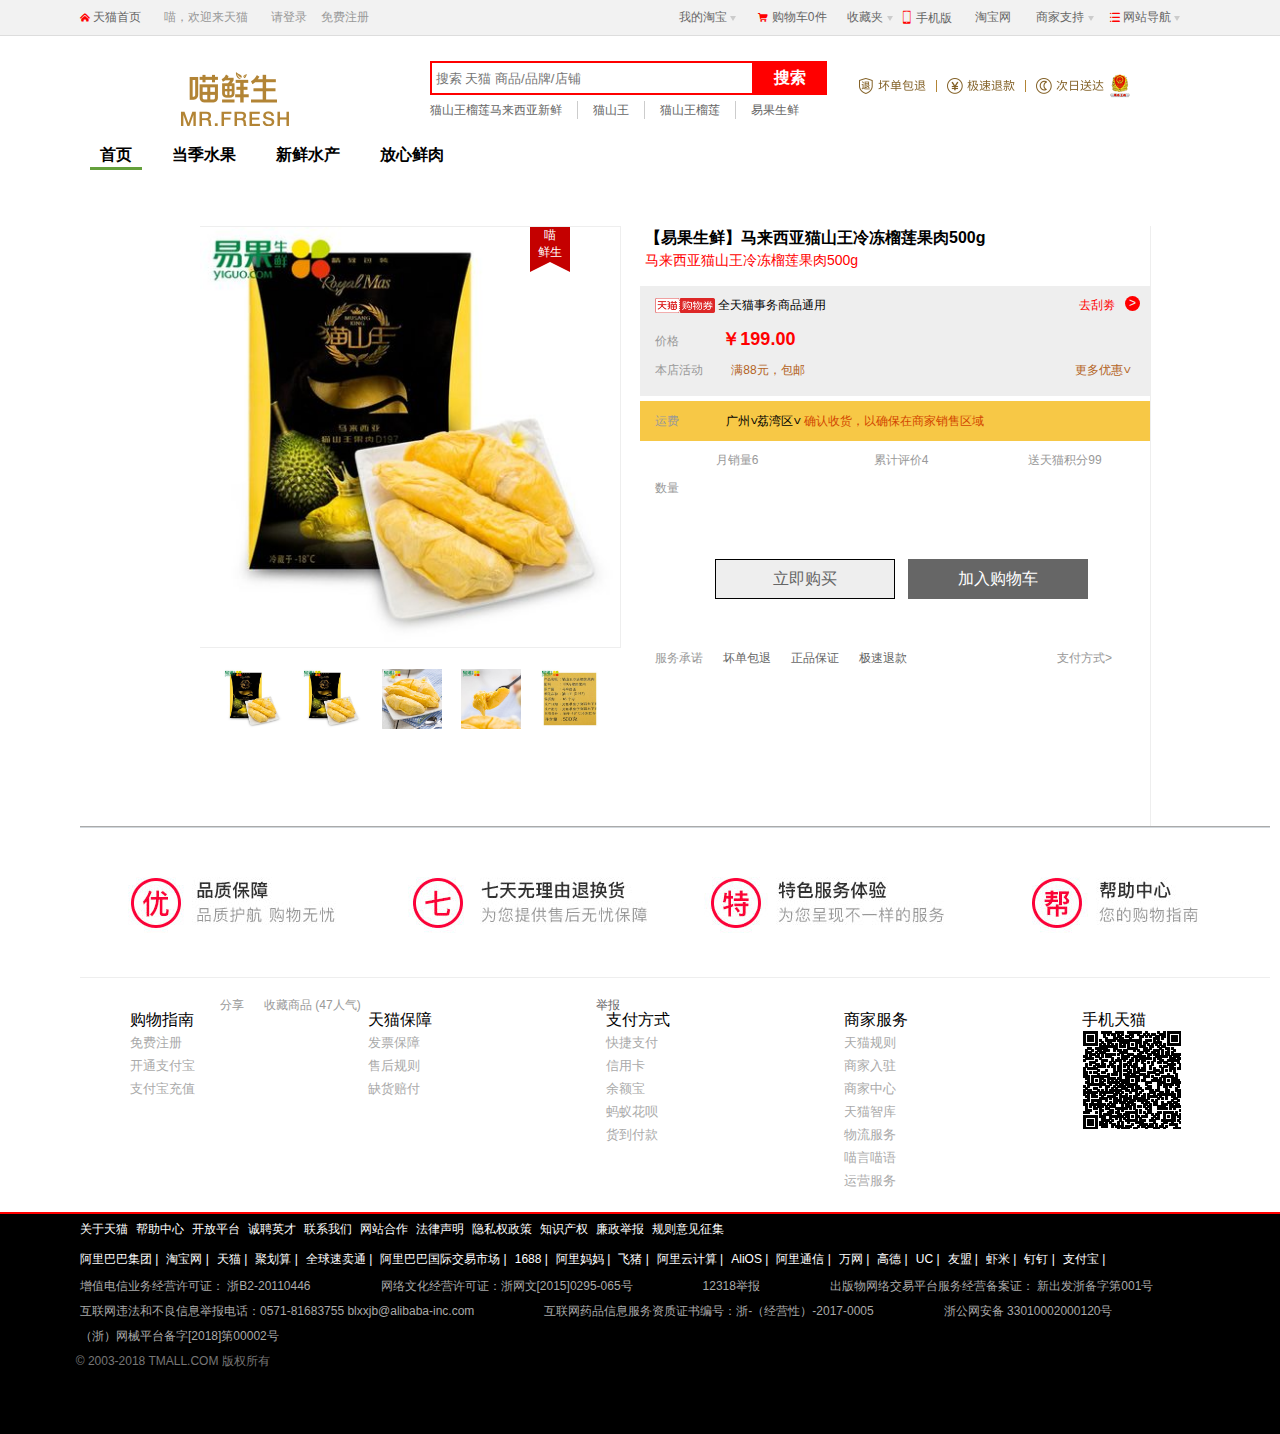
<file: details.html>
<!DOCTYPE html>
<html>
    <head>
        <meta charset="utf-8">
        <title>【易果生鲜】马来西亚猫山王冷冻榴莲果肉</title>
        <link href="css/reset.css" rel="stylesheet">
        <link href="css/details.css" rel="stylesheet">
        <link href="font/iconfont.css" type="text/css" rel="stylesheet">
        <script src="js/jquery-1.8.3.min.js"></script>
        <!-- <script src="js/details.js"></script> -->
    </head>
    <body>
    	<div class="box1">
            <div id="box11">
                <i class="iconfont icon-home" style="color:red"></i>
                <a href="">天猫首页</a>
            </div>
            <div class="box11">喵，欢迎来天猫</div>
            <a class="box12" href="login.html">请登录</a>
            <a class="box13" href="register.html">免费注册</a>
            <div class="box14">
                <a class="box142" href="">
                    <i class="iconfont icon-icon-shuanglieliebiao" style="color:red"></i> 网站导航 <span></span>
                </a>
                <div class="box141">
                    <div class="box1411">
                        <div class="box14111">热点推荐 Hot</div>
                        <div class="box14112"><a href="">天猫超市</a></div>
                        <div class="box14112"><a href="">喵鲜生</a></div>
                        <div class="box14112"><a href="">科技新品</a></div>
                        <div class="box14112"><a href="">女装新品</a><i class="iconfont icon-HOT-" style="color:red"></i></div>
                        <div class="box14112"><a href="">酷玩街</a></div>
                        <div class="box14112"><a href="">内衣新品</a><i class="iconfont icon-HOT-" style="color:red"></i></div>
                        <div class="box14112"><a href="">试美妆</a></div>
                        <div class="box14112"><a href="">运动新品</a></div>
                        <div class="box14112"><a href="">时尚先生</a><i class="iconfont icon-HOT-" style="color:red"></i></div>
                        <div class="box14112"><a href="">精明妈咪</a></div>
                        <div class="box14112"><a href="">吃乐会</a></div>
                        <div class="box14112"><a href="">企业采购</a></div>
                        <div class="box14112"><a href="">会员积分</a></div>
                        <div class="box14112"><a href="">天猫国际</a></div>
                        <div class="box14112"><a href="">会员积分</a></div>
                    </div>
                    <div class="box1412">
                        <div class="box14121">行业市场 Market</div>
                        <div class="box14122"><a href="">美妆</a></div>
                        <div class="box14122"><a href="">电器</a></div>
                        <div class="box14122"><a href="">女装</a><i class="iconfont icon-HOT-" style="color:red"></i></div>
                        <div class="box14122"><a href="">男装</a><i class="iconfont icon-HOT-" style="color:red"></i></div>
                        <div class="box14122"><a href="">女鞋</a></div>
                        <div class="box14122"><a href="">男鞋</a></div>
                        <div class="box14122"><a href="">内衣</a><i class="iconfont icon-HOT-" style="color:red"></i></div>
                        <div class="box14122"><a href="">箱包</a></div>
                        <div class="box14122"><a href="">运动</a></div>
                        <div class="box14122"><a href="">母婴</a></div>
                        <div class="box14122"><a href="">家装</a></div>
                        <div class="box14122"><a href="">医药</a></div>
                        <div class="box14122"><a href="">食品</a></div>
                        <div class="box14122"><a href="">配饰</a></div>
                        <div class="box14122"><a href="">汽车</a></div>
                    </div>
                    <div class="box1413">
                        <div class="box14131">服务指南 Help</div>
                        <div class="box14132"><a href="">帮助中心</a></div>
                        <div class="box14132"><a href="">品质包装</a></div>
                        <div class="box14132"><a href="">特色服务</a></div>
                        <div class="box14132"><a href="">7天退货</a></div>
                    </div>
                </div></div>
            <div class="box15">
                <a href="" class="box151">
                    商家支持 <span></span>
                </a>
                <div class="box152">
                    <div class="box1521">
                        <div class="box15211">
                            <b>商家:</b>
                        </div>
                        <div class="box15212">
                            商家中心 &nbsp; &nbsp; 天猫规则
                        </div>
                        <div class="box15212">
                        商家入驻 &nbsp; &nbsp; 运营服务
                        </div>
                        <div class="box15212">
                            商家品控 &nbsp; &nbsp; 商家工具
                        </div>
                        <div class="box15212">
                            天猫智库 &nbsp; &nbsp; 猫言猫语
                        </div>
                    </div>
                    <div class="box1522">
                        <div class="box15211">
                            <b>帮助:</b>
                        </div>
                        <div class="box15212">
                            帮助中心 &nbsp; &nbsp; &nbsp; 问商友
                        </div>
                    </div>
                </div></div>
            <div class="box16">
                <a href="">淘宝网</a>
            </div>
            <div class="box17">
                <i class="iconfont icon-shouji1" style="color:red"></i>
                <a href="">手机版</a>
                <div class="box171">
                    <img src="img/17.png">
                    <div></div>
                </div></div>
            <div class="box18">
                <a href="" class="box182">收藏夹 <span></span></a>
                <div class="box181">
                    <a href="" class="box1811">收藏的宝贝</a>
                    <a href="" class="box1811">收藏的店铺</a>
                </div>
            </div>
            <div class="box19">
                <i class="iconfont icon-gouwuche1" style="color:red"></i>
                <a href="">购物车0件</a>
            </div>
            <div class="box20b">
                <a href="" class="box20b2">我的淘宝 <span></span></a>
                <div class="box20b1">
                    <a href="" class="box20b11">收藏的宝贝</a>
                    <a href="" class="box20b11">收藏的店铺</a>
                </div>
            </div>
        </div>
        <div class="box2">
            <div class="box22">
                <input type="text" class="box221" placeholder=" 搜索 天猫 商品/品牌/店铺">
                <button class="box222">搜索</button>
                <div class="box223">
                	<a href="" >猫山王榴莲马来西亚新鲜</a>
                	<a href="">猫山王</a>
                	<a href="">猫山王榴莲</a>
                	<a href="" style="border-right:0">易果生鲜</a>
                </div>
                <img src="img/details/224.png" class="box224">
                <a href="" class="box225"><img src="img/details/225.png"></a>
            </div>
            <div class="box23">
                <ul>
                    <a href="" class="box234"><li>首页</li></a>
                    <a href=""><li class="box231">当季水果</li></a>
                    <a href=""><li class="box232">新鲜水产</li></a>
                    <a href=""><li class="box233">放心鲜肉</li></a>
                </ul>
            </div>
        </div>
        <!-- 产品 -->
        <div class="box3">
        	<!-- 放大镜 相关 -->
        	<div class="box31">
        		<!-- 装饰小图标 -->
        		<div class="box311">
        			喵<br>鲜生
        			<div class="box3111"></div>
        			<div class="box3112"></div>
        		</div>
        		<!-- 小图列表 -->
        		<div class="mi">
        				<img src="img/details/si1.jpg">
        				<img src="img/details/si2.jpg" class="hidden">
        				<img src="img/details/si3.jpg" class="hidden">
        				<img src="img/details/si4.jpg" class="hidden">
        				<img src="img/details/si5.jpg" class="hidden">
        		</div>
        		<!-- 中图 -->
        		<div class="si">
        			<img src="img/details/si1.jpg">
        			<img src="img/details/si2.jpg">
        			<img src="img/details/si3.jpg">
        			<img src="img/details/si4.jpg">
        			<img src="img/details/si5.jpg">
        		</div>
        		<!-- 放大的图 -->
        		<div class="bi">
        			<img src="img/details/si1.jpg" style="display: block">
        			<img src="img/details/si2.jpg">
        			<img src="img/details/si3.jpg">
        			<img src="img/details/si4.jpg">
        			<img src="img/details/si5.jpg">
        		</div>
        		<!-- 可移动的镜子 -->
        		<div class="jz"></div>
        	</div>
        	<div class="box32">
        		<div class="box321">分享</div>
        		<div class="box321">收藏商品</div>
        		&nbsp;<span>(47人气)</span>
        		<a href="" class="box322">举报</a>
        	</div>
        	<div class="box33">
        		<div class="box331">
        			<p>【易果生鲜】马来西亚猫山王冷冻榴莲果肉500g</p>
        			马来西亚猫山王冷冻榴莲果肉500g
        		</div>
        		<div class="box332">
        			<div class="box3321">
        				<img src="img/details/3321.png"> 全天猫事务商品通用
        				<div>></div>
        				<a href="">去刮劵</a>
        			</div>
        			<div class="box3322">
        				价格
        				<span>￥199.00</span>
        			</div>
        			<div class="box3323">
        				本店活动
        				<span>满88元，包邮</span>
        				<div>更多优惠<div>></span></div>
        			</div>
        		</div>
        		<div class="box333">
        			运费
        			<span>
        				广州<div>></div>荔湾区<div>></div>
        			</span>
        			<div>确认收货，以确保在商家销售区域</div>
        		</div>
        		<div class="box334">
        			<div>月销量6</div>
        			<div>累计评价4</div>
        			<div>送天猫积分99</div>
        		</div>
        		<div class="box345">
        			数量
        		</div>
        		<button class="box346">立即购买</button>
        		<button class="box347">加入购物车</button>
        		<div class="box348">
        			<div>服务承诺</div>
        			<a href="">坏单包退</a>
        			<a href="">正品保证</a>
        			<a href="">极速退款</a>
        			<div class="box3481">
        				支付方式<span>></span>
        			</div>
        		</div>
        	</div>
        </div>



        
        <!-- 底部 -->
        <div class="box24a">
            <div class="box24a1">
            </div>
            <div class="box24a2">
                <ul>
                    <li>购物指南</li>
                    <a href=""><li>免费注册</li></a>
                    <a href=""><li>开通支付宝</li></a>                   
                    <a href=""><li>支付宝充值</li></a>
                </ul>
                <ul>
                    <li>天猫保障</li>
                    <a href=""><li>发票保障</li></a>
                    <a href=""><li>售后规则</li></a>                   
                    <a href=""><li>缺货赔付</li></a>
                </ul>
                <ul>
                    <li>支付方式</li>
                    <a href=""><li>快捷支付</li></a>
                    <a href=""><li>信用卡</li></a>                   
                    <a href=""><li>余额宝</li></a>                   
                    <a href=""><li>蚂蚁花呗</li></a>                   
                    <a href=""><li>货到付款</li></a>
                </ul>
                <ul>
                    <li>商家服务</li>
                    <a href=""><li>天猫规则</li></a>
                    <a href=""><li>商家入驻</li></a>                   
                    <a href=""><li>商家中心</li></a>
                    <a href=""><li>天猫智库</li></a>
                    <a href=""><li>物流服务</li></a>
                    <a href=""><li>喵言喵语</li></a>
                    <a href=""><li>运营服务</li></a>
                </ul>
                <ul>
                    <li>手机天猫</li>
                    <a href=""><li><img src="img/ewm.png"></li></a>
                </ul>
            </div>
        </div>
        <div class="box25a">
            <div class="box25a2">
                <a href="">关于天猫</a>
                <a href="">帮助中心</a>
                <a href="">开放平台</a>
                <a href="">诚聘英才</a>
                <a href="">联系我们</a>
                <a href="">网站合作</a>
                <a href="">法律声明</a>
                <a href="">隐私权政策</a>
                <a href="">知识产权</a>
                <a href="">廉政举报</a>
                <a href="">规则意见征集</a>
            </div>
            <div class="box25a2">
                <a href="">阿里巴巴集团 |</a>
                <a href="">淘宝网 |</a>
                <a href="">天猫 |</a>
                <a href="">聚划算 |</a>
                <a href="">全球速卖通 |</a>
                <a href="">阿里巴巴国际交易市场 |</a>
                <a href="">1688 |</a>
                <a href="">阿里妈妈 |</a>
                <a href="">飞猪 |</a>
                <a href="">阿里云计算 |</a>
                <a href="">AliOS |</a>
                <a href="">阿里通信 |</a>
                <a href="">万网 |</a>
                <a href="">高德 |</a>
                <a href="">UC |</a>
                <a href="">友盟 |</a>
                <a href="">虾米 |</a>
                <a href="">钉钉 |</a>
                <a href="">支付宝 |</a>
            </div>
            <div class="box25a3">
                <div>增值电信业务经营许可证： 浙B2-20110446</div>
                <div>网络文化经营许可证：浙网文[2015]0295-065号</div>
                <div> 12318举报</div>
                <div>出版物网络交易平台服务经营备案证： 新出发浙备字第001号</div>
                <div>互联网违法和不良信息举报电话：0571-81683755 blxxjb@alibaba-inc.com</div>
                <div>互联网药品信息服务资质证书编号：浙-（经营性）-2017-0005</div>
                <div>浙公网安备 33010002000120号</div>
                <div>（浙）网械平台备字[2018]第00002号</div>
            </div>
            <div class="box25a4">© 2003-2018 TMALL.COM 版权所有</div>
        </div>


        <script>

        	//放大镜
        	//图片的选择  显示与隐藏
        	$(function(){
	        	$('.si img').mouseover(function(){
	        		$(this).css('border','2px solid black').siblings().css('border','2px solid transparent');
	        		var n=$(this).index();
	        		$('.mi img').eq(n).show().siblings().hide();
	        		$('.bi img').eq(n).show().siblings().hide();
	        	})
	        	//放大镜相关
	        	$('.box31').mousemove(function(e){
	        		//小镜子显示
	        		$('.jz').show();
	        		$('.bi').show();
	        		//获取鼠标坐标
	        		var e=e||window.event;
	        		var x=e.pageX-$(this).offset().left;
	        		var y=e.pageY-$(this).offset().top;
	        		//鼠标位于小镜子中间
	        		x-=105;
	        		y-=105;
	        		if(x<=0){
	        			x=0;
	        		}else if(x>=$(this).width()-$('.jz').width()){
	        			x=$(this).width()-$('.jz').width();
	        		}
	        		if(y<=0){
	        			y=0;
	        		}else if(y>=$(this).height()-$('.jz').height()){
	        			y=$(this).height()-$('.jz').height();
	        		}
	        		//给小镜子赋值新坐标
	        		$('.jz').css('left',x);
	        		$('.jz').css('top',y);
	        		//大图显示的内容
	        		var mul=$('.bi img').width()/$('.mi img').width();
	        		var bx=-mul*x;
	        		var by=-mul*y;
	        		$('.bi img').css('left',bx);
	        		$('.bi img').css('top',by);
	        	}).mouseleave(function(){
	        		$('.jz').hide();
	        		$('.bi').hide();
	        	})
        	})


        </script>
    </body>
</html>
</file>
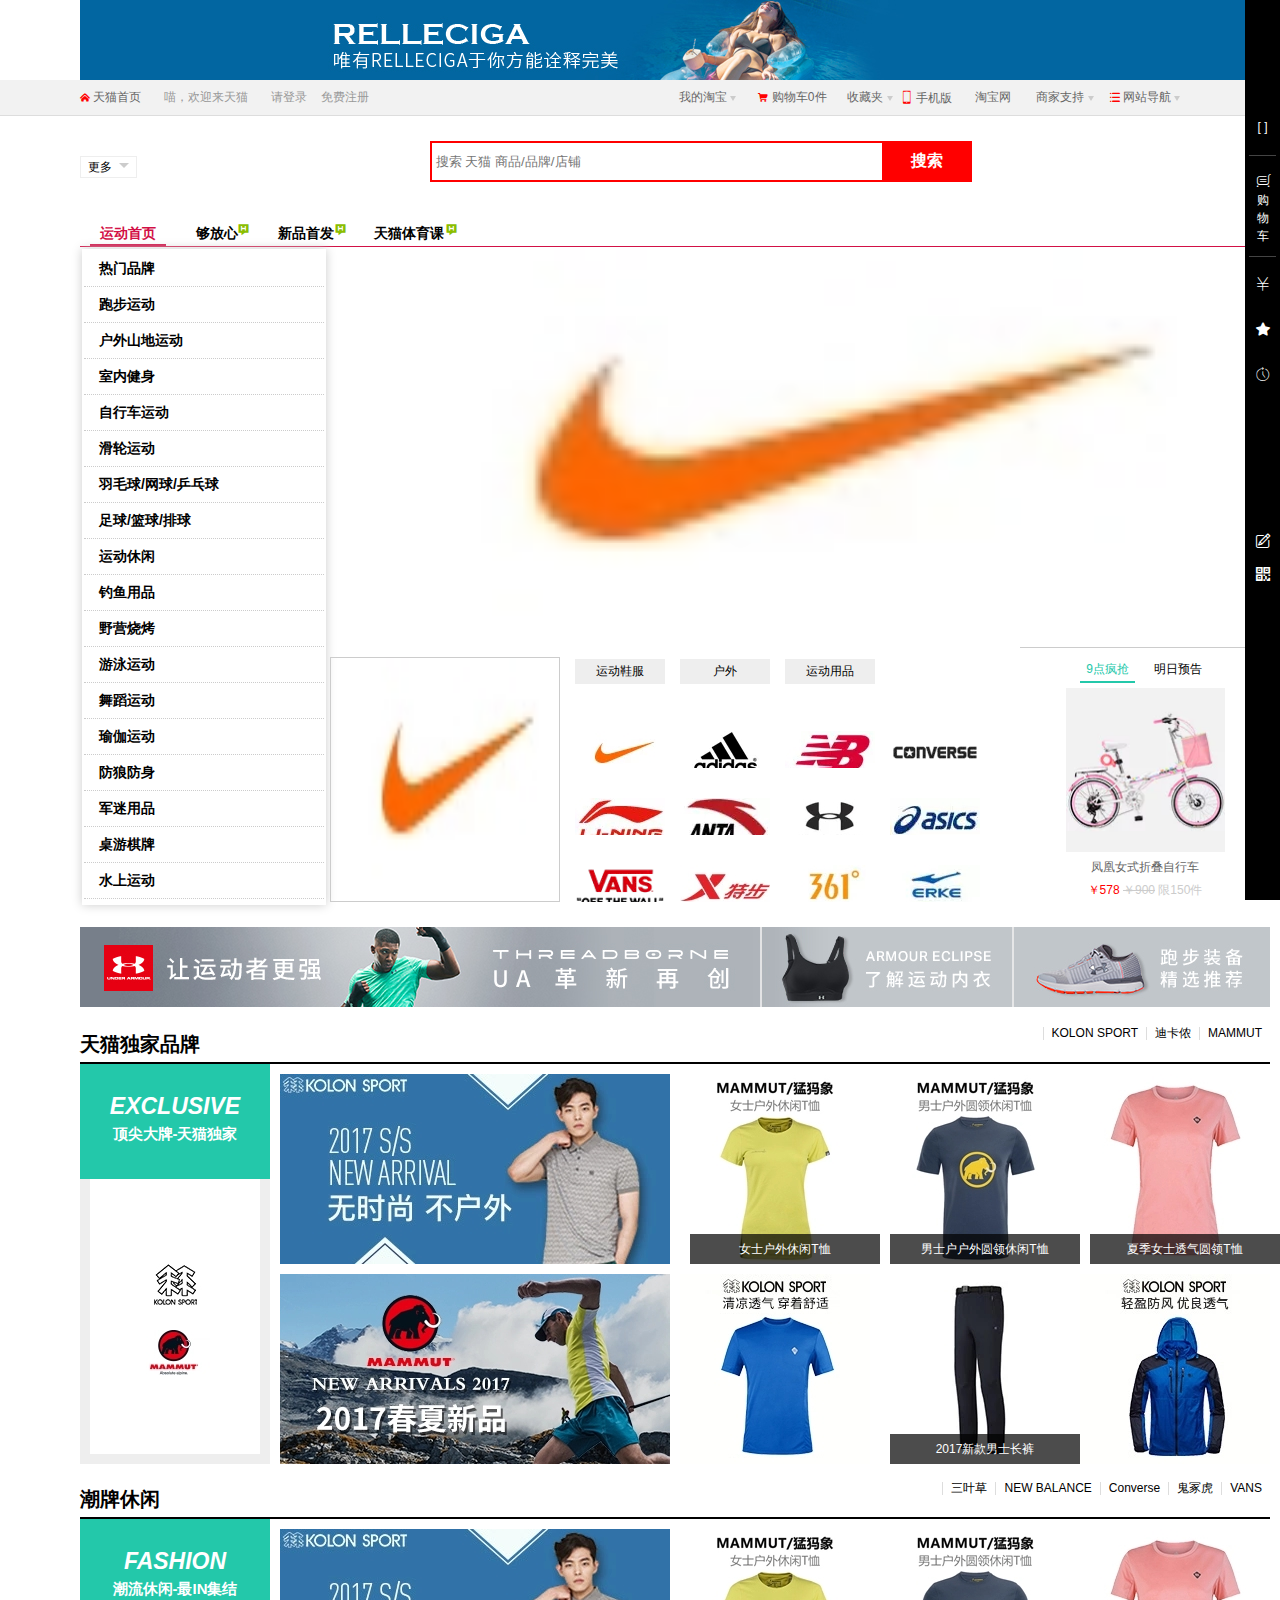
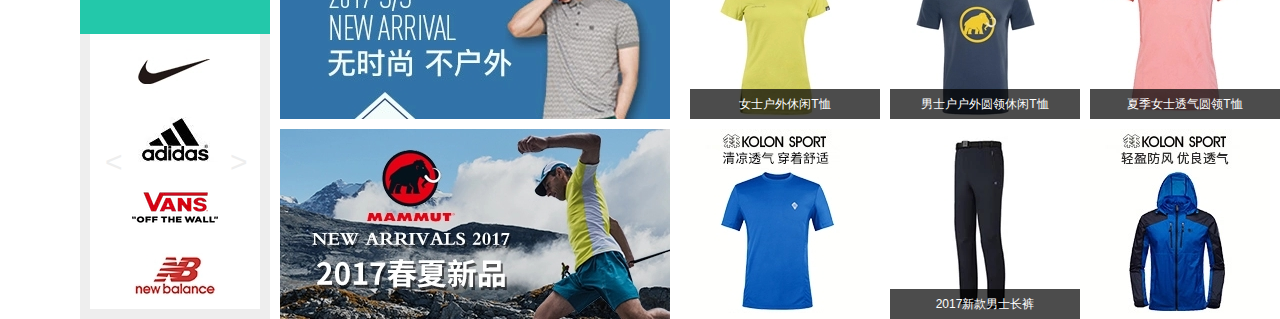
<file: list.html>
<!DOCTYPE html>
<html>
    <head>
        <meta charset="utf-8">
        <title>天猫运动-理想生活上天猫</title>
        <link href="css/reset.css" rel="stylesheet">
        <link href="css/list.css" rel="stylesheet">
        <link href="font/iconfont.css" type="text/css" rel="stylesheet">
        <script src="js/jquery-1.8.3.min.js"></script>
        <!-- <script src="js/list.js"></script> -->
    </head>
    <body>
        <a class="top"></a>
        <div class="box1">
            <div id="box11">
                <i class="iconfont icon-home" style="color:red"></i>
                <a href="">天猫首页</a>
            </div>
            <div class="box11">喵，欢迎来天猫</div>
            <a class="box12" href="login.html">请登录</a>
            <a class="box13" href="register.html">免费注册</a>
            <div class="box14">
                <a class="box142" href="">
                    <i class="iconfont icon-icon-shuanglieliebiao" style="color:red"></i> 网站导航 <span></span>
                </a>
                <div class="box141">
                    <div class="box1411">
                        <div class="box14111">热点推荐 Hot</div>
                        <div class="box14112"><a href="">天猫超市</a></div>
                        <div class="box14112"><a href="">喵鲜生</a></div>
                        <div class="box14112"><a href="">科技新品</a></div>
                        <div class="box14112"><a href="">女装新品</a><i class="iconfont icon-HOT-" style="color:red"></i></div>
                        <div class="box14112"><a href="">酷玩街</a></div>
                        <div class="box14112"><a href="">内衣新品</a><i class="iconfont icon-HOT-" style="color:red"></i></div>
                        <div class="box14112"><a href="">试美妆</a></div>
                        <div class="box14112"><a href="">运动新品</a></div>
                        <div class="box14112"><a href="">时尚先生</a><i class="iconfont icon-HOT-" style="color:red"></i></div>
                        <div class="box14112"><a href="">精明妈咪</a></div>
                        <div class="box14112"><a href="">吃乐会</a></div>
                        <div class="box14112"><a href="">企业采购</a></div>
                        <div class="box14112"><a href="">会员积分</a></div>
                        <div class="box14112"><a href="">天猫国际</a></div>
                        <div class="box14112"><a href="">会员积分</a></div>
                    </div>
                    <div class="box1412">
                        <div class="box14121">行业市场 Market</div>
                        <div class="box14122"><a href="">美妆</a></div>
                        <div class="box14122"><a href="">电器</a></div>
                        <div class="box14122"><a href="">女装</a><i class="iconfont icon-HOT-" style="color:red"></i></div>
                        <div class="box14122"><a href="">男装</a><i class="iconfont icon-HOT-" style="color:red"></i></div>
                        <div class="box14122"><a href="">女鞋</a></div>
                        <div class="box14122"><a href="">男鞋</a></div>
                        <div class="box14122"><a href="">内衣</a><i class="iconfont icon-HOT-" style="color:red"></i></div>
                        <div class="box14122"><a href="">箱包</a></div>
                        <div class="box14122"><a href="">运动</a></div>
                        <div class="box14122"><a href="">母婴</a></div>
                        <div class="box14122"><a href="">家装</a></div>
                        <div class="box14122"><a href="">医药</a></div>
                        <div class="box14122"><a href="">食品</a></div>
                        <div class="box14122"><a href="">配饰</a></div>
                        <div class="box14122"><a href="">汽车</a></div>
                    </div>
                    <div class="box1413">
                        <div class="box14131">服务指南 Help</div>
                        <div class="box14132"><a href="">帮助中心</a></div>
                        <div class="box14132"><a href="">品质包装</a></div>
                        <div class="box14132"><a href="">特色服务</a></div>
                        <div class="box14132"><a href="">7天退货</a></div>
                    </div>
                </div></div>
            <div class="box15">
                <a href="" class="box151">
                    商家支持 <span></span>
                </a>
                <div class="box152">
                    <div class="box1521">
                        <div class="box15211">
                            <b>商家:</b>
                        </div>
                        <div class="box15212">
                            商家中心 &nbsp; &nbsp; 天猫规则
                        </div>
                        <div class="box15212">
                        商家入驻 &nbsp; &nbsp; 运营服务
                        </div>
                        <div class="box15212">
                            商家品控 &nbsp; &nbsp; 商家工具
                        </div>
                        <div class="box15212">
                            天猫智库 &nbsp; &nbsp; 猫言猫语
                        </div>
                    </div>
                    <div class="box1522">
                        <div class="box15211">
                            <b>帮助:</b>
                        </div>
                        <div class="box15212">
                            帮助中心 &nbsp; &nbsp; &nbsp; 问商友
                        </div>
                    </div>
                </div></div>
            <div class="box16">
                <a href="">淘宝网</a>
            </div>
            <div class="box17">
                <i class="iconfont icon-shouji1" style="color:red"></i>
                <a href="">手机版</a>
                <div class="box171">
                    <img src="img/17.png">
                    <div></div>
                </div></div>
            <div class="box18">
                <a href="" class="box182">收藏夹 <span></span></a>
                <div class="box181">
                    <a href="" class="box1811">收藏的宝贝</a>
                    <a href="" class="box1811">收藏的店铺</a>
                </div>
            </div>
            <div class="box19">
                <i class="iconfont icon-gouwuche1" style="color:red"></i>
                <a href="">购物车0件</a>
            </div>
            <div class="box20b">
                <a href="" class="box20b2">我的淘宝 <span></span></a>
                <div class="box20b1">
                    <a href="" class="box20b11">收藏的宝贝</a>
                    <a href="" class="box20b11">收藏的店铺</a>
                </div>
            </div>
        </div>
        <div class="box2">
            <div class="box22">
                <input type="text" class="box221" placeholder=" 搜索 天猫 商品/品牌/店铺">
                <button class="box222">搜索</button>
            </div>
            <div class="box23">
                <ul>
                    <a href="" class="box234"><li style="color:rgb(210,15,70)">运动首页</li></a>
                    <a href=""><li class="box231">够放心<i class="iconfont icon-HOT-"></i></li></a>
                    <a href=""><li class="box232">新品首发<i class="iconfont icon-HOT-"></i></li></a>
                    <a href=""><li class="box233">天猫体育课<i class="iconfont icon-HOT-"></i></li></a>
                </ul>
            </div>
            <div class="box24">
                更多<span></span>
                <div>
                    <a href="">喵生鲜</a>
                    <a href="">天猫超市</a>
                    <a href="">天猫会员</a>
                    <a href="">天猫女装</a>
                    <a href="">天猫男装</a>
                    <a href="">天猫女鞋</a>
                    <a href="">天猫男鞋</a>
                    <a href="">天猫内衣</a>
                    <a href="">天猫箱包</a>
                    <a href="">天猫运动</a>
                    <a href="">天猫电器</a>
                    <a href="">阿里汽车</a>
                    <a href="">天猫美妆</a>
                    <a href="">天猫母婴</a>
                    <a href="">天猫家装</a>
                    <a href="">天猫医药</a>
                    <a href="">天猫食品</a>
                </div>
            </div>
        </div>
        <!-- 右侧栏 -->
        <div class="box3">
            <div class="box31">
                <a href="" class="box311">
                    [ ]
                    <div class="box3111">
                        会员权益
                        <div class="box3112"></div>
                    </div>
                </a>
            </div>
            <a href="" class="box32">
                <i class="iconfont icon-icon1"></i><br>
                购<br>
                物<br>
                车
            </a>
            <div class="box33">
                <a href="" class="box331">
                    <i class="iconfont icon-qian01"></i>
                    <div class="box3311">
                        我的资产
                        <div class="box3312"></div>
                    </div>
                </a>
            </div>
            <div class="box33">
                <a href="" class="box331">
                    <i class="iconfont icon-xingxing"></i>
                    <div class="box3311">
                        我的收藏
                        <div class="box3312"></div>
                    </div>
                </a>
            </div>
            <div class="box33">
                <a href="" class="box331">
                    <i class="iconfont icon-zuji"></i>
                    <div class="box3311">
                        我看过的
                        <div class="box3312"></div>
                    </div>
                </a>
            </div>
            <div class="box34">
                <a href="" class="box341">
                    <i class="iconfont icon-yonghufankui03"></i>
                    <div class="box3411">
                        用户反馈
                        <div class="box3412"></div>
                    </div>
                </a>
            </div>
            <div class="box35">
                <a href="" class="box351">
                    <i class="iconfont icon-erweima"></i>
                    <div class="box3511">
                        <img src="img/3511.jpg">
                    </div>
                </a>
            </div>
        </div>
        <div class="box4">
            <!-- 左侧一级菜单 -->
            <div class="box04">
                <div class="box41">
                        <div class="box411 bo1">
                            <span>热门品牌</span>
                            <div class="box421 bo11">
                                <div class="box4211"><</div>
                                <div class="box4212">热门品牌</div>
                                <div class="box4213">Shop by<br>Brand</div>
                                <div class="box4214">
                                    <ul>
                                        <li><h3>运动大牌<h3></li>
                                        <li><a href="">Adidas/阿迪达斯</a></li>
                                        <li><a href="">Nike/耐克</a></li>
                                        <li><a href="">XTEP/特步</a></li>
                                        <li><a href="">Lining/李宁</a></li>
                                        <li><a href="">Adidas/阿迪达斯</a></li>
                                        <li><a href="">Nike/耐克</a></li>
                                        <li><a href="">XTEP/特步</a></li>
                                        <li><a href="">Lining/李宁</a></li>
                                        <li><a href="">Adidas/阿迪达斯</a></li>
                                        <li><a href="">Nike/耐克</a></li>
                                        <li><a href="">XTEP/特步</a></li>
                                        <li><a href="">Lining/李宁</a></li>
                                        <li><a href="">Adidas/阿迪达斯</a></li>
                                        <li><a href="">Nike/耐克</a></li>
                                        <li><a href="">XTEP/特步</a></li>
                                        <li><a href="">Lining/李宁</a></li>
                                        <li><a href="">Lining/李宁</a></li>
                                    </ul>
                                    <ul>
                                        <li><h3>健身大牌<h3></li>
                                        <li><a href="">速尔</a></li>
                                        <li><a href="">Johnson/乔山</a></li>
                                        <li><a href="">Dyaco/岱宇</a></li>
                                        <li><a href="">Shua/舒华</a></li>
                                        <li><a href="">Yowza</a></li>
                                        <li><a href="">亿健</a></li>
                                    </ul>
                                    <ul>
                                        <li><h3>户外大牌<h3></li>
                                        <li><a href="">哥伦比亚</a></li>
                                        <li><a href="">狼爪</a></li>
                                        <li><a href="">凯乐石</a></li>
                                        <li><a href="">北面</a></li>
                                        <li><a href="">添柏岚</a></li>
                                        <li><a href="">迪卡侬</a></li>
                                        <li><a href="">骆驼</a></li>
                                        <li><a href="">Cat</a></li>
                                        <li><a href="">诺斯兰</a></li>
                                        <li><a href="">探路者</a></li>
                                    </ul>
                                    <ul>
                                        <li><h3>体育大牌<h3></li>
                                        <li><a href="">Wilson威尔胜</a></li>
                                        <li><a href="">Speedo速比涛</a></li>
                                        <li><a href="">Yonex尤尼克斯</a></li>
                                        <li><a href="">Mcdavid/迈克达威</a></li>
                                        <li><a href="">Nikegolf</a></li>
                                        <li><a href="">Spalding/斯伯丁</a></li>
                                        <li><a href="">Rollerblade罗勒布雷德</a></li>
                                        <li><a href="">Giant/捷安特</a></li>
                                        <li><a href="">Hummer</a></li>
                                        <li><a href="">Arena/阿瑞娜</a></li>
                                        <li><a href="">Lp</a></li>
                                        <li><a href="">Forever永久</a></li>
                                    </ul>
                                </div>
                            </div>
                        </div>
                        <div class="box411 bo2">
                            <span>跑步运动</span>
                            <div class="box421 bo21">
                                <div class="box4211"><</div>
                                <div class="box4212">跑步运动</div>
                                <div class="box4213">Running</div>
                                <div class="box4214">
                                    <ul>
                                        <li><h3>跑步鞋<h3></li>
                                        <li><a href="">日常跑步鞋</a></li>
                                        <li><a href="">马拉松跑步鞋</a></li>
                                        <li><a href="">越野跑鞋</a></li>
                                        
                                    </ul>
                                    <ul>
                                        <li><h3>跑步上装<h3></li>
                                        <li><a href="">T恤/polo衫</a></li>
                                        <li><a href="">防风衣</a></li>
                                        <li><a href="">夹克/外套</a></li>
                                        <li><a href="">速干衣</a></li>
                                        <li><a href="">软壳衣</a></li>
                                        <li><a href="">紧身健身衣</a></li>
                                    </ul>
                                    <ul>
                                        <li><h3>跑步夏装<h3></li>
                                        <li><a href="">运动长裤</a></li>
                                        <li><a href="">运动短裤</a></li>
                                    </ul>
                                    <ul>
                                        <li><h3>跑步套装<h3></li>
                                        <li><a href="">运动套装</a></li>
                                        <li><a href="">功能内衣裤</a></li>
                                        <li><a href="">紧身健身套装</a></li>
                                    </ul>
                                    <ul>
                                        <li><h3>青少年/儿童跑步<h3></li>
                                        <li><a href="">青少年/儿童跑步服</a></li>
                                        <li><a href="">青少年/儿童跑步鞋</a></li>
                                    </ul>
                                    <ul>
                                        <li><h3>跑步附件<h3></li>
                                        <li><a href="">帽子/头巾</a></li>
                                        <li><a href="">跑步袜/鞋垫</a></li>
                                        <li><a href="">跑步手套</a></li>
                                        <li><a href="">水壶/水杯/水带</a></li>
                                        <li><a href="">吸汗毛巾</a></li>
                                        <li><a href="">双肩背包</a></li>
                                        <li><a href="">腰包/手包/配件包</a></li>
                                    </ul>
                                    <ul>
                                        <li><h3>跑步设备<h3></li>
                                        <li><a href="">功能手表</a></li>
                                        <li><a href="">智能手环</a></li>
                                        <li><a href="">计时器/计步器</a></li>
                                        <li><a href="">跑步护具</a></li>
                                    </ul>
                                    <ul>
                                        <li><h3>田径运动<h3></li>
                                        <li><a href="">田径运动鞋</a></li>
                                        <li><a href="">田径运动服</a></li>
                                        <li><a href="">计时器</a></li>
                                        <li><a href="">田径场地辅助用具</a></li>
                                    </ul>
                                </div>
                            </div>
                        </div>
                        <div class="box411"><span>户外山地运动</span></div>
                        <div class="box411"><span>室内健身</span></div>
                        <div class="box411"><span>自行车运动</span></div>
                        <div class="box411"><span>滑轮运动</span></div>
                        <div class="box411"><span>羽毛球/网球/乒乓球</span></div>
                        <div class="box411"><span>足球/篮球/排球</span></div>
                        <div class="box411"><span>运动休闲</span></div>
                        <div class="box411"><span>钓鱼用品</span></div>
                        <div class="box411"><span>野营烧烤</span></div>
                        <div class="box411"><span>游泳运动</span></div>
                        <div class="box411"><span>舞蹈运动</span></div>
                        <div class="box411"><span>瑜伽运动</span></div>
                        <div class="box411"><span>防狼防身</span></div>
                        <div class="box411"><span>军迷用品</span></div>
                        <div class="box411"><span>桌游棋牌</span></div>
                        <div class="box411"><span>水上运动</span></div>
                </div>
            </div>
            <div class="box42"></div>
            <div class="box43"></div>
            <div class="box44">
                <div class="box441">
                    <div>运动鞋服</div>
                    <div>户外</div>
                    <div>运动用品</div>
                </div>
                <div class="box46">
                    <div class="box442">
                        <a href=""></a>
                        <a href=""></a>
                        <a href=""></a>
                        <a href=""></a>
                        <a href=""></a>
                        <a href=""></a>
                        <a href=""></a>
                        <a href=""></a>
                        <a href=""></a>
                        <a href=""></a>
                        <a href=""></a>
                        <a href=""></a>
                    </div>
                    <div class="box443">
                        <a href=""></a>
                        <a href=""></a>
                        <a href=""></a>
                        <a href=""></a>
                        <a href=""></a>
                        <a href=""></a>
                        <a href=""></a>
                        <a href=""></a>
                        <a href=""></a>
                        <a href=""></a>
                        <a href=""></a>
                        <a href=""></a>
                    </div>
                    <div class="box444">
                        <a href=""></a>
                        <a href=""></a>
                        <a href=""></a>
                        <a href=""></a>
                        <a href=""></a>
                        <a href=""></a>
                        <a href=""></a>
                        <a href=""></a>
                        <a href=""></a>
                        <a href=""></a>
                        <a href=""></a>
                        <a href=""></a>
                    </div>
                </div>
            </div>
            <div class="box45">
                <div class="box451">9点疯抢</div>
                <div class="box452">明日预告</div>
                <a href="" class="box453">
                    <div class="box4531"></div>
                    <div class="box4532">凤凰女式折叠自行车</div>
                    <div class="box4533">
                        <span>￥578</span> <del>￥900</del> 限150件
                    </div>
                </a>
                <a href="" class="box454">
                    <div class="box4541"></div>
                    <div class="box4542">探路者户外冲锋衣那女三合</div>
                    <div class="box4543">
                        <span>￥599</span> <del>￥1199</del> 限150件
                    </div>
                </a>
            </div>
        </div>
        <a href="" class="box5"><img src="img/list/box5.jpg"></a>
        <!-- 天猫独家品牌 -->
        <div class="box6">
            <div class="box61">
                <div class="box611">天猫独家品牌</div>
                <a href="">MAMMUT</a>
                <a href="">迪卡侬</a>
                <a href="">KOLON SPORT</a>
            </div>
            <div class="box62">
                <div class="box621">
                    <div class="box6211">
                        <span><i>EXCLUSIVE</i></span><br>
                        顶尖大牌-天猫独家
                    </div>
                    <div class="box6212">
                        <!-- 轮播块 -->
                        <div class="box62121"  style="padding-top:68px">
                            <a href="">
                                <img src="img/list/621211.jpg">
                            </a>
                            <a href="">
                                <img src="img/list/621212.jpg">
                            </a>
                        </div>
                    </div>
                </div>
                <div class="box622">
                    <a href="" class='box6221'>
                        <img src="img/list/6221.jpg">
                    </a>
                    <a href="" class='box6221'>
                        <img src="img/list/6222.jpg">
                    </a>
                </div>
                <div class="box623">
                    <a href="" class="box6231">
                        <img src="img/list/6231.jpg">
                        <div class="box62311">女士户外休闲T恤</div>
                    </a>
                    <a href="" class="box6231">
                        <img src="img/list/6232.jpg">
                        <div class="box62311">男士户户外圆领休闲T恤</div>
                    </a>
                    <a href="" class="box6231">
                        <img src="img/list/6233.jpg">
                        <div class="box62311">夏季女士透气圆领T恤</div>
                    </a>
                    <a href="" class="box6231">
                        <img src="img/list/6234.jpg">
                    </a>
                    <a href="" class="box6231">
                        <img src="img/list/6235.jpg">
                        <div class="box62311">2017新款男士长裤</div>
                    </a>
                    <a href="" class="box6231">
                        <img src="img/list/6236.jpg">
                    </a>
                </div>
            </div>
        </div>
        <!-- 潮牌休闲 没图，用上面讲究-->
        <div class="box6" >
            <div class="box61">
                <div class="box611">潮牌休闲</div>
                <a href="">VANS</a>
                <a href="">鬼冢虎</a>
                <a href="">Converse</a>
                <a href="">NEW BALANCE</a>
                <a href="">三叶草</a>
            </div>
            <div class="box62">
                <div class="box621">
                    <div class="box6211">
                        <span><i>FASHION</i></span><br>
                        潮流休闲-最IN集结
                    </div>
                    <!-- 轮播框 -->
                    <div class="box6212 lun2">
                        <!-- 轮播块 -->
                        <div class="box62121" id="lun21">
                            <a href="">
                                <img src="img/list/lun211.jpg">
                            </a>
                            <a href="">
                                <img src="img/list/lun212.jpg">
                            </a>
                            <a href="">
                                <img src="img/list/lun213.jpg">
                            </a>
                            <a href="">
                                <img src="img/list/lun214.jpg">
                            </a>
                        </div>
                        <div class="box62121" id="lun22">
                            <a href="">
                                <img src="img/list/lun221.jpg">
                            </a>
                            <a href="">
                                <img src="img/list/lun222.jpg">
                            </a>
                            <a href="">
                                <img src="img/list/lun221.jpg">
                            </a>
                            <a href="">
                                <img src="img/list/lun224.jpg">
                            </a>
                        </div>
                        <div class="box62121" id="lun23">
                            <a href="">
                                <img src="img/list/lun231.jpg">
                            </a>
                            <a href="">
                                <img src="img/list/lun232.jpg">
                            </a>
                        </div>
                    </div>
                    <div class="prev prev2"><</div>
                    <div class="next next2">></div>
                </div>
                <div class="box622">
                    <a href="" class='box6221'>
                        <img src="img/list/6221.jpg">
                    </a>
                    <a href="" class='box6221'>
                        <img src="img/list/6222.jpg">
                    </a>
                </div>
                <div class="box623">
                    <a href="" class="box6231">
                        <img src="img/list/6231.jpg">
                        <div class="box62311">女士户外休闲T恤</div>
                    </a>
                    <a href="" class="box6231">
                        <img src="img/list/6232.jpg">
                        <div class="box62311">男士户户外圆领休闲T恤</div>
                    </a>
                    <a href="" class="box6231">
                        <img src="img/list/6233.jpg">
                        <div class="box62311">夏季女士透气圆领T恤</div>
                    </a>
                    <a href="" class="box6231">
                        <img src="img/list/6234.jpg">
                    </a>
                    <a href="" class="box6231">
                        <img src="img/list/6235.jpg">
                        <div class="box62311">2017新款男士长裤</div>
                    </a>
                    <a href="" class="box6231">
                        <img src="img/list/6236.jpg">
                    </a>
                </div>
            </div>
        </div>
        <!-- 户外大牌 -->
        <div class="box6 yc">
            <div class="box61">
                <div class="box611">户外大牌</div>
                <a href="">钓竿</a>
                <a href="">皮肤衣</a>
                <a href="">登山鞋</a>
                <a href="">登山帐篷</a>
                <a href="">手电筒</a>
            </div>
            <div class="box62">
                <div class="box621">
                    <div class="box6211">
                        <span><i>OUTDOOR</i></span><br>
                        致享户外-极限挑战
                    </div>
                    <!-- 轮播框 -->
                    <div class="box6212 lun3">
                        <!-- 轮播块 -->
                        <div class="box62121" id="lun31">
                            <a href="">
                                <img src="img/list/lun311.jpg">
                            </a>
                            <a href="">
                                <img src="img/list/lun312.jpg">
                            </a>
                            <a href="">
                                <img src="img/list/lun313.jpg">
                            </a>
                            <a href="">
                                <img src="img/list/lun314.jpg">
                            </a>
                        </div>
                        <div class="box62121" id="lun32">
                            <a href="">
                                <img src="img/list/lun321.jpg">
                            </a>
                            <a href="">
                                <img src="img/list/lun322.jpg">
                            </a>
                            <a href="">
                                <img src="img/list/lun323.jpg">
                            </a>
                            <a href="">
                                <img src="img/list/lun324.jpg">
                            </a>
                        </div>
                    </div>
                    <div class="prev prev3"><</div>
                    <div class="next next3">></div>
                </div>
                <div class="box622">
                    <a href="" class='box6221'>
                        <img src="img/list/6321.jpg">
                    </a>
                    <a href="" class='box6221'>
                        <img src="img/list/6322.jpg">
                    </a>
                </div>
                <div class="box623">
                    <a href="" class="box6231">
                        <img src="img/list/6331.jpg">
                        <div class="box62311">文字</div>
                    </a>
                    <a href="" class="box6231">
                        <img src="img/list/6332.jpg">
                        <div class="box62311">文字</div>
                    </a>
                    <a href="" class="box6231">
                        <img src="img/list/6333.jpg">
                        <div class="box62311">文字</div>
                    </a>
                    <a href="" class="box6231">
                        <img src="img/list/6334.jpg">
                        <div class="box62311">文字</div>
                    </a>
                    <a href="" class="box6231">
                        <img src="img/list/6335.jpg">
                        <div class="box62311">文字</div>
                    </a>
                    <a href="" class="box6231">
                        <img src="img/list/6336.jpg">
                        <div class="box62311">文字</div>
                    </a>
                </div>
            </div>
        </div>
        <!-- 运动用品 -->
        <div class="box6 yc">
            <div class="box61">
                <div class="box611">运动用品</div>
                <a href="">动感单车</a>
                <a href="">羽毛球拍</a>
                <a href="">自行车</a>
                <a href="">跑步机</a>
            </div>
            <div class="box62">
                <div class="box621">
                    <div class="box6211">
                        <span><i>FITNESS</i></span><br>
                        综合训练-科学健身
                    </div>
                    <!-- 轮播框 -->
                    <div class="box6212 lun4">
                        <!-- 轮播块 -->
                        <div class="box62121" id="lun41">
                            <a href="">
                                <img src="img/list/lun411.jpg">
                            </a>
                            <a href="">
                                <img src="img/list/lun412.jpg">
                            </a>
                            <a href="">
                                <img src="img/list/lun413.jpg">
                            </a>
                            <a href="">
                                <img src="img/list/lun414.jpg">
                            </a>
                        </div>
                        <div class="box62121" id="lun42">
                            <a href="">
                                <img src="img/list/lun421.jpg">
                            </a>
                            <a href="">
                                <img src="img/list/lun422.jpg">
                            </a>
                            <a href="">
                                <img src="img/list/lun423.jpg">
                            </a>
                            <a href="">
                                <img src="img/list/lun424.jpg">
                            </a>
                        </div>
                    </div>
                    <div class="prev prev4"><</div>
                    <div class="next next4">></div>
                </div>
                <div class="box622">
                    <a href="" class='box6221'>
                        <img src="img/list/6421.jpg">
                    </a>
                    <a href="" class='box6221'>
                        <img src="img/list/6422.jpg">
                    </a>
                </div>
                <div class="box623">
                    <a href="" class="box6231">
                        <img src="img/list/6431.jpg">
                    </a>
                    <a href="" class="box6231">
                        <img src="img/list/6432.jpg">
                    </a>
                    <a href="" class="box6231">
                        <img src="img/list/6433.jpg">
                    </a>
                    <a href="" class="box6231">
                        <img src="img/list/6434.jpg">
                    </a>
                    <a href="" class="box6231">
                        <img src="img/list/6435.jpg">
                    </a>
                    <a href="" class="box6231">
                        <img src="img/list/6436.jpg">
                    </a>
                </div>
            </div>
        </div>
        <div class="box7 yc">
            <p>品牌特卖 喵Sale</p>
        </div>
        <div class="box8 yc">
            <div class="box81">商品分类</div>
        </div>
        <div class="box9 yc">
            <a href="">
                <p>跑步运动</p>
                <img src="img/list/91.jpg">
            </a>
            <a href="">
                <p>健身运动</p>
                <img src="img/list/92.jpg">
            </a>
            <a href="">
                <p>球拍运动</p>
                <img src="img/list/93.jpg">
            </a>
            <a href="">
                <p>球类运动</p>
                <img src="img/list/94.jpg">
            </a>
            <a href="">
                <p>滑轮滑板运动</p>
                <img src="img/list/95.jpg">
            </a>
            <a href="">
                <p>游泳运动</p>
                <img src="img/list/96.jpg">
            </a>
            <a href="">
                <p>水上运动</p>
                <img src="img/list/97.jpg">
            </a>
            <a href="">
                <p>高尔夫</p>
                <img src="img/list/98.jpg">
            </a>
            <div>
                <a href="">跑步鞋</a>
                <a href="">运动T恤</a>
                <a href="">速干衣</a>
                <a href="">运动裤</a>
                <a href="">马拉松跑鞋</a>
                <a href="">越野跑鞋</a>
                <a href="">运动套装</a>
                <a href="">只能手环</a>
            </div>
            <div>
                <a href="">跑步机</a>
                <a href="">健身车</a>
                <a href="">力量训练器</a>
                <a href="">椭圆机</a>
                <a href="">举重床</a>
                <a href="">划船机</a>
                <a href="">甩脂机</a>
                <a href="">倒立机</a>
            </div>
            <div>
                <a href="">羽毛球拍</a>
                <a href="">羽毛球服</a>
                <a href="">羽毛球包</a>
                <a href="">羽毛球</a>
                <a href="">网球拍</a>
                <a href="">网球服</a>
                <a href="">乒乓球拍</a>
                <a href="">乒乓球</a>
            </div>
            <div>
                <a href="">篮球鞋</a>
                <a href="">篮球服</a>
                <a href="">篮球</a>
                <a href="">护具</a>
                <a href="">足球鞋</a>
                <a href="">足球</a>
                <a href="">排球</a>
                <a href="">台球</a>
            </div>
            <div>
                <a href="">暴走鞋</a>
                <a href="">直排轮鞋</a>
                <a href="">双排轮鞋</a>
                <a href="">滑板</a>
                <a href="">滑板车</a>
                <a href="">活力板</a>
                <a href="">漂移板</a>
                <a href="">风火轮</a>
            </div>
            <div>
                <a href="">女式泳衣</a>
                <a href="">男式泳裤</a>
                <a href="">儿童泳衣</a>
                <a href="">情侣泳衣</a>
                <a href="">亲子泳衣</a>
                <a href="">泳镜</a>
                <a href="">泳帽</a>
                <a href="">鼻夹</a>
            </div>
            <div>
                <a href="">沙滩裤</a>
                <a href="">沙滩凉鞋</a>
                <a href="">潜水服</a>
                <a href="">潜水镜</a>
                <a href="">呼吸管</a>
                <a href="">脚蹼</a>
                <a href="">冲浪板</a>
                <a href="">皮划艇</a>
            </div>
            <div style="border:0">
                <a href="">球杆</a>
                <a href="">球服</a>
                <a href="">高尔夫鞋</a>
                <a href="">球帽</a>
                <a href="">手套</a>
                <a href="">推杆练习器</a>
                <a href="">高尔夫球</a>
                <a href="">杆套</a>
            </div>
        </div>
        <div class="box8 yc">
            <div class="box81">商品分类</div>
        </div>
        <div class="box9 yc">
            <a href="">
                <p>徒步运动</p>
                <img src="img/list/91a.jpg">
            </a>
            <a href="">
                <p>登山运动</p>
                <img src="img/list/92a.jpg">
            </a>
            <a href="">
                <p>露营运动</p>
                <img src="img/list/93a.jpg">
            </a>
            <a href="">
                <p>钓鱼运动</p>
                <img src="img/list/94a.jpg">
            </a>
            <a href="">
                <p>狩猎运动</p>
                <img src="img/list/95a.jpg">
            </a>
            <a href="">
                <p>骑行运动</p>
                <img src="img/list/96a.jpg">
            </a>
            <a href="">
                <p>滑雪运动</p>
                <img src="img/list/97a.jpg">
            </a>
            <a href="">
                <p>攀岩运动</p>
                <img src="img/list/98a.jpg">
            </a>
            <div>
                <a href="">徒步鞋</a>
                <a href="">休闲鞋</a>
                <a href="">双肩包</a>
                <a href="">旅行箱包</a>
                <a href="">腰包/卡包</a>
                <a href="">户外眼镜</a>
                <a href="">户外手表</a>
                <a href="">户外袜</a>
            </div>
            <div>
                <a href="">冲锋衣</a>
                <a href="">冲锋裤</a>
                <a href="">羽绒服</a>
                <a href="">抓绒衣</a>
                <a href="">登山鞋</a>
                <a href="">登山包</a>
                <a href="">登山杖</a>
                <a href="">户外水壶</a>
            </div>
            <div>
                <a href="">帐篷</a>
                <a href="">睡袋</a>
                <a href="">遮阳棚</a>
                <a href="">野餐垫</a>
                <a href="">户外手电</a>
                <a href="">洗漱包</a>
                <a href="">野餐包</a>
                <a href="">防水包</a>
            </div>
            <div>
                <a href="">防嗮服</a>
                <a href="">钓竿</a>
                <a href="">鱼线</a>
                <a href="">路亚饵</a>
                <a href="">海竿</a>
                <a href="">海钓线</a>
                <a href="">钓鱼帐篷</a>
                <a href="">防滑手套</a>
            </div>
            <div>
                <a href="">迷彩服</a>
                <a href="">登山鞋</a>
                <a href="">迷彩包</a>
                <a href="">迷彩帽</a>
                <a href="">望远镜</a>
                <a href="">雨披</a>
                <a href="">雨鞋</a>
                <a href="">防滑手套</a>
            </div>
            <div>
                <a href="">自行车整车</a>
                <a href="">骑行服</a>
                <a href="">骑行裤</a>
                <a href="">骑行包</a>
                <a href="">骑行头盔</a>
                <a href="">骑行手套</a>
                <a href="">骑行头巾</a>
                <a href="">修车工具</a>
            </div>
            <div>
                <a href="">滑雪服</a>
                <a href="">滑雪板</a>
                <a href="">滑雪镜</a>
                <a href="">滑雪杖</a>
                <a href="">滑雪包</a>
                <a href="">滑雪手套</a>
                <a href="">滑雪护具</a>
                <a href="">固定器</a>
            </div>
            <div style="border:0">
                <a href="">攀岩服</a>
                <a href="">攀岩鞋</a>
                <a href="">攀岩绳索</a>
                <a href="">攀岩包</a>
                <a href="">攀岩锁</a>
                <a href="">攀岩头盔</a>
                <a href="">攀岩镁粉</a>
                <a href="">攀岩安全帽</a>
            </div>
        </div>
        <div class="box8 yc">
            <div class="box81">商品分类</div>
        </div>
        <div class="box9 yc">
            <a href="">
                <p>篮球鞋</p>
                <img src="img/list/91b.jpg">
            </a>
            <a href="">
                <p>足球鞋</p>
                <img src="img/list/92b.jpg">
            </a>
            <a href="">
                <p>训练鞋</p>
                <img src="img/list/93b.jpg">
            </a>
            <a href="">
                <p>跑步鞋</p>
                <img src="img/list/94b.jpg">
            </a>
            <a href="">
                <p>板鞋</p>
                <img src="img/list/95b.jpg">
            </a>
            <a href="">
                <p>运动服</p>
                <img src="img/list/96b.jpg">
            </a>
            <a href="">
                <p>运动套装</p>
                <img src="img/list/97b.jpg">
            </a>
            <a href="">
                <p>保暖系列</p>
                <img src="img/list/98b.jpg">
            </a>
            <div>
                <a href="">男子系列</a>
                <a href="">女子系列</a>
                <a href="">高帮系列</a>
                <a href="">中帮系列</a>
                <a href="">低帮系列</a>
            </div>
            <div>
                <a href="">男子系列</a>
                <a href="">女子系列</a>
                <a href="">人造草地</a>
                <a href="">地板</a>
                <a href="">坚硬场地</a>
                <a href="">偏硬场地</a>
                <a href="">松软场地</a>
            </div>
            <div>
                <a href="">男子系列</a>
                <a href="">女子系列</a>
                <a href="">减震</a>
                <a href="">防滑</a>
                <a href="">耐磨</a>
                <a href="">防水</a>
                <a href="">透气</a>
                <a href="">吸汗</a>
            </div>
            <div>
                <a href="">男子系列</a>
                <a href="">女子系列</a>
                <a href="">EVA</a>
                <a href="">防滑橡胶</a>
                <a href="">PHYLON</a>
                <a href="">牛筋</a>
                <a href="">碳素橡胶</a>
                <a href="">耐磨橡胶</a>
            </div>
            <div>
                <a href="">男子系列</a>
                <a href="">女子系列</a>
                <a href="">低帮</a>
                <a href="">中帮</a>
                <a href="">高帮</a>
            </div>
            <div>
                <a href="">运动裤</a>
                <a href="">外套夹克</a>
                <a href="">卫衣</a>
                <a href="">毛线衣</a>
                <a href="">POLO衫</a>
                <a href="">长袖T</a>
                <a href="">训练紧身</a>
                <a href="">运动短裤</a>
            </div>
            <div>
                <a href="">立领</a>
                <a href="">连帽</a>
                <a href="">可脱卸帽</a>
                <a href="">圆领</a>
                <a href="">V领</a>
                <a href="">翻领</a>
                <a href="">健身套装</a>
            </div>
            <div style="border:0">
                <a href="">立领羽绒</a>
                <a href="">连帽羽绒</a>
                <a href="">翻领羽绒</a>
                <a href="">棉衣</a>
                <a href="">风衣</a>
            </div>
        </div>

        <!-- 底部 -->
        <div class="box24a yc">
            <div class="box24a1">
            </div>
            <div class="box24a2">
                <ul>
                    <li>购物指南</li>
                    <a href=""><li>免费注册</li></a>
                    <a href=""><li>开通支付宝</li></a>                   
                    <a href=""><li>支付宝充值</li></a>
                </ul>
                <ul>
                    <li>天猫保障</li>
                    <a href=""><li>发票保障</li></a>
                    <a href=""><li>售后规则</li></a>                   
                    <a href=""><li>缺货赔付</li></a>
                </ul>
                <ul>
                    <li>支付方式</li>
                    <a href=""><li>快捷支付</li></a>
                    <a href=""><li>信用卡</li></a>                   
                    <a href=""><li>余额宝</li></a>                   
                    <a href=""><li>蚂蚁花呗</li></a>                   
                    <a href=""><li>货到付款</li></a>
                </ul>
                <ul>
                    <li>商家服务</li>
                    <a href=""><li>天猫规则</li></a>
                    <a href=""><li>商家入驻</li></a>                   
                    <a href=""><li>商家中心</li></a>
                    <a href=""><li>天猫智库</li></a>
                    <a href=""><li>物流服务</li></a>
                    <a href=""><li>喵言喵语</li></a>
                    <a href=""><li>运营服务</li></a>
                </ul>
                <ul>
                    <li>手机天猫</li>
                    <a href=""><li><img src="img/ewm.png"></li></a>
                </ul>
            </div>
        </div>
        <div class="box25a yc">
            <div class="box25a1"></div>
            <div class="box25a2">
                <a href="">关于天猫</a>
                <a href="">帮助中心</a>
                <a href="">开放平台</a>
                <a href="">诚聘英才</a>
                <a href="">联系我们</a>
                <a href="">网站合作</a>
                <a href="">法律声明</a>
                <a href="">隐私权政策</a>
                <a href="">知识产权</a>
                <a href="">廉政举报</a>
                <a href="">规则意见征集</a>
            </div>
            <div class="box25a2">
                <a href="">阿里巴巴集团 |</a>
                <a href="">淘宝网 |</a>
                <a href="">天猫 |</a>
                <a href="">聚划算 |</a>
                <a href="">全球速卖通 |</a>
                <a href="">阿里巴巴国际交易市场 |</a>
                <a href="">1688 |</a>
                <a href="">阿里妈妈 |</a>
                <a href="">飞猪 |</a>
                <a href="">阿里云计算 |</a>
                <a href="">AliOS |</a>
                <a href="">阿里通信 |</a>
                <a href="">万网 |</a>
                <a href="">高德 |</a>
                <a href="">UC |</a>
                <a href="">友盟 |</a>
                <a href="">虾米 |</a>
                <a href="">钉钉 |</a>
                <a href="">支付宝 |</a>
            </div>
            <div class="box25a3">
                <div>增值电信业务经营许可证： 浙B2-20110446</div>
                <div>网络文化经营许可证：浙网文[2015]0295-065号</div>
                <div> 12318举报</div>
                <div>出版物网络交易平台服务经营备案证： 新出发浙备字第001号</div>
                <div>互联网违法和不良信息举报电话：0571-81683755 blxxjb@alibaba-inc.com</div>
                <div>互联网药品信息服务资质证书编号：浙-（经营性）-2017-0005</div>
                <div>浙公网安备 33010002000120号</div>
                <div>（浙）网械平台备字[2018]第00002号</div>
            </div>
            <div class="box25a4">© 2003-2018 TMALL.COM 版权所有</div>
        </div>





        <script>

            //一 二级菜单变色
            $(function(){
                $('.box41>div').mouseover(function(){
                    var index=$(this).index();
                    $('.box41>div').eq(index).css({'color':'white','background':'rgb(35,200,170)'});
                    $('.box4213>h3').css('backgrounk','black');
                }).mouseout(function(){
                    var index=$(this).index();
                    $('.box41>div').eq(index).css({'color':'black','background':'white'});
                })
            })

            //类似选项卡 自行车 冲锋衣 互换
            $(function(){
                $('.box451').click(function(){
                    $(this).css({'color':'rgb(35,200,170)','border-bottom':'2px solid rgb(35,200,170)'});
                    $('.box452').css({'color':'black','border-bottom':'2px solid white'});
                    $('.box453').show();
                    $('.box454').hide();
                });
                $('.box452').click(function(){
                    $(this).css({'color':'rgb(35,200,170)','border-bottom':'2px solid rgb(35,200,170)'});
                    $('.box451').css({'color':'black','border-bottom':'2px solid white'});
                    $('.box454').show();
                    $('.box453').hide();
                });
            })
                
            //添加小图
            $(function(){
                $('.box442>a').each(function(){
                    var a=$(this).index()+1;
                    $(this).css('background','url(img/list/442'+a+'.jpg)');
                })
                $('.box443>a').each(function(){
                    var a=$(this).index()+1;
                    $(this).css('background','url(img/list/443'+a+'.jpg)');
                })
                $('.box444>a').each(function(){
                    var a=$(this).index()+1;
                    $(this).css('background','url(img/list/444'+a+'.jpg)');
                })
                $('.box441>div').each(function(){
                    $(this).mouseover(function(){
                        $(this).css({'color':'white','background':'rgb(35,200,170)'}).siblings().css({'color':'black','background':'#eee'});
                        var i=$(this).index();
                        $('.box46>div').eq(i).show().siblings().hide();
                    });
                })
            })
            
            //轮播
            //潮牌休闲 无缝轮播
            $(function(){
                $('.next2').click(function(){
                    $('.lun2>div').each(function(){
                        var ol=$(this).position().left;
                        ol+=170;
                        if(ol>=340){
                            ol=-170;
                            $(this).css('left',ol+'px');
                        }else{
                            $(this).animate({left:ol+'px'},100);
                        }
                    })
                })
            })
            $(function(){
                $('.prev2').click(function(){
                    $('.lun2>div').each(function(){
                        var ol=$(this).position().left;
                        ol-=170;
                        if(ol<=-340){
                            ol=170;
                            $(this).css('left',ol+'px');
                        }else{
                            $(this).animate({left:ol+'px'},100);
                        }
                    })
                })
            })
            //户外大牌 无缝轮播
            $(function(){
                $('.next3').click(function(){
                    $('.lun3>div').each(function(){
                        var ol=$(this).position().left;
                        ol+=170;
                        if(ol>=170){
                            ol=-170;
                            $(this).css('left',ol+'px');
                        }else{
                            $(this).animate({left:ol+'px'},100);
                        }
                    })
                })
            })
            $(function(){
                $('.prev3').click(function(){
                    $('.lun3>div').each(function(){
                        var ol=$(this).position().left;
                        ol-=170;
                        if(ol<=-170){
                            ol=170;
                            $(this).css('left',ol+'px');
                        }else{
                            $(this).animate({left:ol+'px'},100);
                        }
                    })
                })
            })
            //运动用品 无缝轮播
            $(function(){
                $('.next4').click(function(){
                    $('.lun4>div').each(function(){
                        var ol=$(this).position().left;
                        ol+=170;
                        if(ol>=170){
                            ol=-170;
                            $(this).css('left',ol+'px');
                        }else{
                            $(this).animate({left:ol+'px'},100);
                        }
                    })
                })
            })
            $(function(){
                $('.prev4').click(function(){
                    $('.lun4>div').each(function(){
                        var ol=$(this).position().left;
                        ol-=170;
                        if(ol<=-170){
                            ol=170;
                            $(this).css('left',ol+'px');
                        }else{
                            $(this).animate({left:ol+'px'},100);
                        }
                    })
                })
            })

            //滚动 显示
            $(function(){
                $('.yc').each(function(){
                    var n=0;
                    /*var yc=$(this).index();
                    console.log(yc);*/
                    $(document).scroll(function(){
                        var st=$(this).scrollTop();
                        /*console.log(st);*/
                        console.log($(document).height());
                        if(st>$(document).height()*0.6 && n<=18){
                            $('.yc').eq(n).show();
                            n++;
                        }
                    })
                })
                
            })
        </script>
    </body>
</html>
</file>
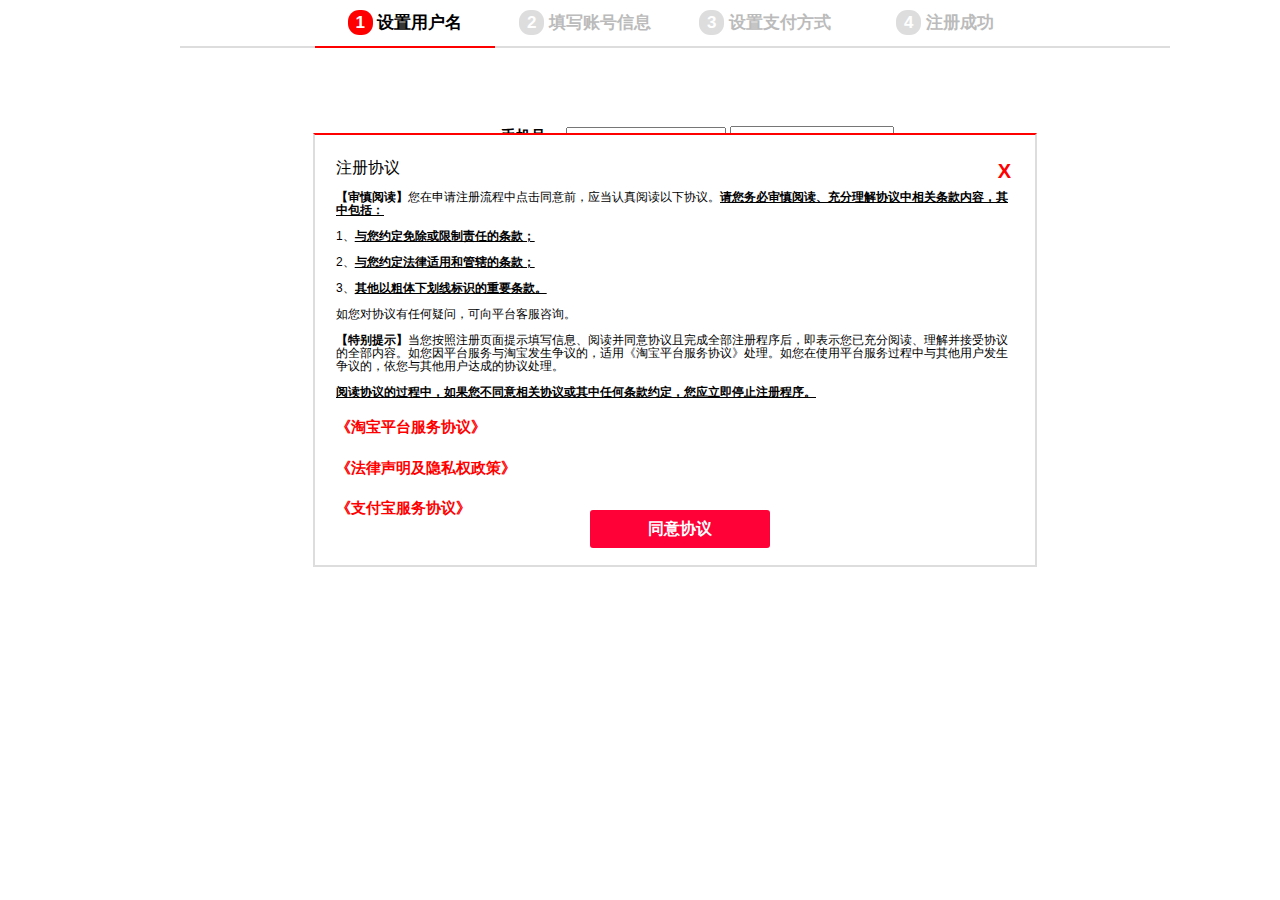
<file: register.html>
<!DOCTYPE html>
<html>
    <head>
        <meta charset="utf-8">
        <title>天猫注册</title>
        <link href="css/reset.css" rel="stylesheet">
        <link href="css/register.css" rel="stylesheet">
        <script src="js/jquery-1.8.3.min.js"></script>
        <!-- <script src="js/register.js"></script> -->
    </head>
    <body>
        <div class="xieyi">
            <div class="xieyi1">
                <div class="xieyi11">注册协议</div>
                <a href="index.html" class="xieyi12">X</a>
            </div>
            <div class="xieyi2">
                <b>【审慎阅读】</b>您在申请注册流程中点击同意前，应当认真阅读以下协议。<b><u>请您务必审慎阅读、充分理解协议中相关条款内容，其中包括：</u></b>
                <br><br>
                1、<b><u>与您约定免除或限制责任的条款；</u></b>
                <br><br>
                2、<b><u>与您约定法律适用和管辖的条款；</u></b>
                <br><br>
                3、<b><u>其他以粗体下划线标识的重要条款。</u></b>
                <br><br>
                如您对协议有任何疑问，可向平台客服咨询。
                <br><br>
                <b>【特别提示】</b>当您按照注册页面提示填写信息、阅读并同意协议且完成全部注册程序后，即表示您已充分阅读、理解并接受协议的全部内容。如您因平台服务与淘宝发生争议的，适用《淘宝平台服务协议》处理。如您在使用平台服务过程中与其他用户发生争议的，依您与其他用户达成的协议处理。
                <br><br>
                <u><b>阅读协议的过程中，如果您不同意相关协议或其中任何条款约定，您应立即停止注册程序。<b></u>
            </div>
            <div class="xieyi3">
                <a href="">《淘宝平台服务协议》</a><br><br>
                <a href="">《法律声明及隐私权政策》</a><br><br>
                <a href="">《支付宝服务协议》</a>
            </div>
            <div class="xieyi4">
                同意协议
            </div>
        </div> 
    	<div class="box1">
    		<div class="box11 show11_b">
    			<span class="box111 show111_r">1</span>
    			<span>设置用户名</span>
    		</div>
    		<div class="box12">
    			<span class="box111">2</span>
    			<span>填写账号信息</span>
    		</div>
    		<div class="box12">
    			<span class="box111">3</span>
    			<span>设置支付方式</span>
    		</div>
    		<div class="box12">
    			<span class="box111">4</span>
    			<span>注册成功</span>
    		</div>
    	</div>
    	<div class="box2">
    		<form>
    			<div class="box21">
	    			<span class="box211">手机号</span>
	    			<select class="box212">
	    				<option value="86">中国大陆&nbsp;&nbsp;+86</option>
	    				<option value="886">中国台湾&nbsp;&nbsp;+886</option>
	    			</select>
	    			<input type="text" placeholder="请输入你的手机号码" class="box213">
                    <div></div>
    			</div>
    			<div class="box22">
    				<span class=box211>验证</span>
    				<div class="box222">
    					<div class="box2221">
	    					<div class="box22211"></div>
	    					<div class="box22212">>></div>
	    					<div class="box22213"></div>
    					</div>
    					<span>请按住滑块，拖动到最右边</span>
    				</div>
    			</div>
    			<button class="box23" type="button">下一步</button>
    		</form>
    	</div>
    	<div class="box3">
            <div class="box31">
                <div class="box311">验证手机</div>
                <div class="box312">X</div>
            </div>
            <div class="box32">
                <div>!</div> 校验码已发送到你的手机，15分钟内输入有效，请勿泄漏
            </div>
            <div class="box33">
                <span class="box331">手机号</span>
                <span class="box332"></span>
            </div>
            <div class="box34">
                <span class="box341">验证码</span>
                <input type="text" class="box342">
                <button class="box343" type='button'>免费获取验证码</button>
                <div class="box344">
                    <div>√</div>
                    校验码已发送至你的手机，请查收
                </div>
            </div>
            <div class="box35">
                <button class="box351" type="button">确认</button>
            </div>
        </div>



    	<script>
                //页面加载完，协议显示
                $(document).load(function(){
                    $('.xieyi').show();
                })
                //协议
                $(function(){
                    //用a标签当按键，用以下清除原动作，自行加事件
                    //<a href="javascript:void(0);"></a>
                    //e.stopPropagation()  同上

                    //点击同意协议
                    $('.xieyi4').click(function(){
                        $('.xieyi').hide();
                    })
                })

                //正则 手机号
                var pattern=/^1(([358]\d)|(47)|(66)|(7[013678])|(9[89]))\d{8}$/;
                /*console.log(pattern.test(v));*/

                //绿底滑块
                $('.box2221').mousedown(function(e){
                    var evt=e||window.event;
                    //获取鼠标至滑块（包括隐藏的绿色部分）左边的距离
                    var dx=evt.clientX-$(this).offset().left;
                    /*console.log('dx:'+dx);*/
                    $(document).mousemove(function(ev){
                        var evt=ev||window.event;
                        //获取小滑块（有箭头部分）离窗口左边距离
                        var l=evt.clientX-dx-562;
                        console.log('l:'+l);
                        //滑块离窗口左边距离赋值改变
                        if(l>=0){
                            l=0;
                            //小滑块移至最右边时，停在那里
                            $(this).off('mousemove');
                            //并且 验证框相关改变
                            $('.box222>span').html('验证通过').css('color','white');
                            $('.box22212').html('<div>√</div>');
                            $('.box22212>div').css({
                                'color':'white',
                                'width':'18px',
                                'height':'18px',
                                'line-height':'18px',
                                'background':'rgb(120,190,60)',
                                'border':'1px solid rgb(120,190,60)',
                                'border-radius':'50%',
                                'margin':'8px auto',
                            });
                            //按钮'下一步'变色
                            $('.box23').css('background','red').mouseover(function(){
                                $(this).css('background','rgba(255,50,50,0.8)');
                            }).mouseout(function(){
                                $(this).css('background','rgb(255,50,50)');
                            });
                            //点击'下一步' 让下一个页面显示
                            $('.box23').click(function(){
                                var v=$('.box213').val();
                                console.log(v);
                                if(pattern.test(v)){
                                    console.log(pattern.test(v));
                                    $('.box3').css('display','block');
                                }
                            });
                        }else if(l<=-260){
                            l=-260;
                        }
                        $('.box2221').css('left',l);
                    })
                    //根据滑块位置，选择停在最右边还是返回最左边
                    $(document).mouseup(function(){
                        $(this).off('mousemove');
                        if($('.box2221').offset().left>=562){
                            $('.box2221').css('left',0);
                        }else{
                            $('.box2221').css('left',-260);
                        }

                    })
                })
                
                //手机号框    
                $('.box213').blur(function(){
                    //判断手机号是否正确 正则
                    var v=$('.box213').val();
                    /*console.log(v);*/
                    //1.设置用户名 验证手机 接受前面的手机号码
                    $('.box332').html(v);
                    //没输入
                    if(v==''){
                        $(this).css({'border':'1px solid red','color':'red',});
                        $('.box21>div').html('<div>x</div> 请输入你的手机号码');
                        $('.box21>div>div').css({
                            'display':'inline-block',
                            'width':'12px',
                            'height':'12px',
                            'line-height':'11px',
                            'text-align':'center',
                            'background':'red',
                            'color':'white',
                            'border':'1px solid red',
                            'border-radius':'50%',
                            'margin-top':'8px',
                            'font-size':'11px',
                            'font-weight':'bold',
                        });
                        //号码格式正确
                    }else if(pattern.test(v)){
                        $(this).css({'border':'1px solid black','color':'black',});
                        $('.box21>div').html('<div>√</div>');
                        $('.box21>div>div').css({
                            'display':'inline-block',
                            'width':'12px',
                            'height':'12px',
                            'line-height':'12px',
                            'text-align':'center',
                            'background':'green',
                            'color':'white',
                            'border':'1px solid green',
                            'border-radius':'50%',
                            'margin-top':'8px',
                            'font-size':'10px',
                            'font-weight':'bold',
                        });
                        //号码格式错误且不为空
                    }else if(pattern.test(v)!=true && v!=''){
                            $(this).css({'border':'1px solid red','color':'red',});
                            $('.box21>div').html('<div>x</div> 手机号码格式不正确，请重新输入');
                            $('.box21>div>div').css({
                                'display':'inline-block',
                                'width':'12px',
                                'height':'12px',
                                'line-height':'11px',
                                'text-align':'center',
                                'background':'red',
                                'color':'white',
                                'border':'1px solid red',
                                'border-radius':'50%',
                                'margin-top':'8px',
                                'font-size':'11px',
                                'font-weight':'bold',
                            });
                    }
                })

                //发送验证码 倒计时     没实现
                /*$('.box343').click(function(){
                    var i=90;
                    var run=function(){
                        timer=setInterval(function(){
                            i--;
                            if(i<0){
                                $(this).html('免费获取验证码');
                            $(this).html('重新发送验证码'+i)
                                return;
                            }
                        },1000)
                    }
                    run();
                })*/
    	</script>
    </body>
</html>
</file>
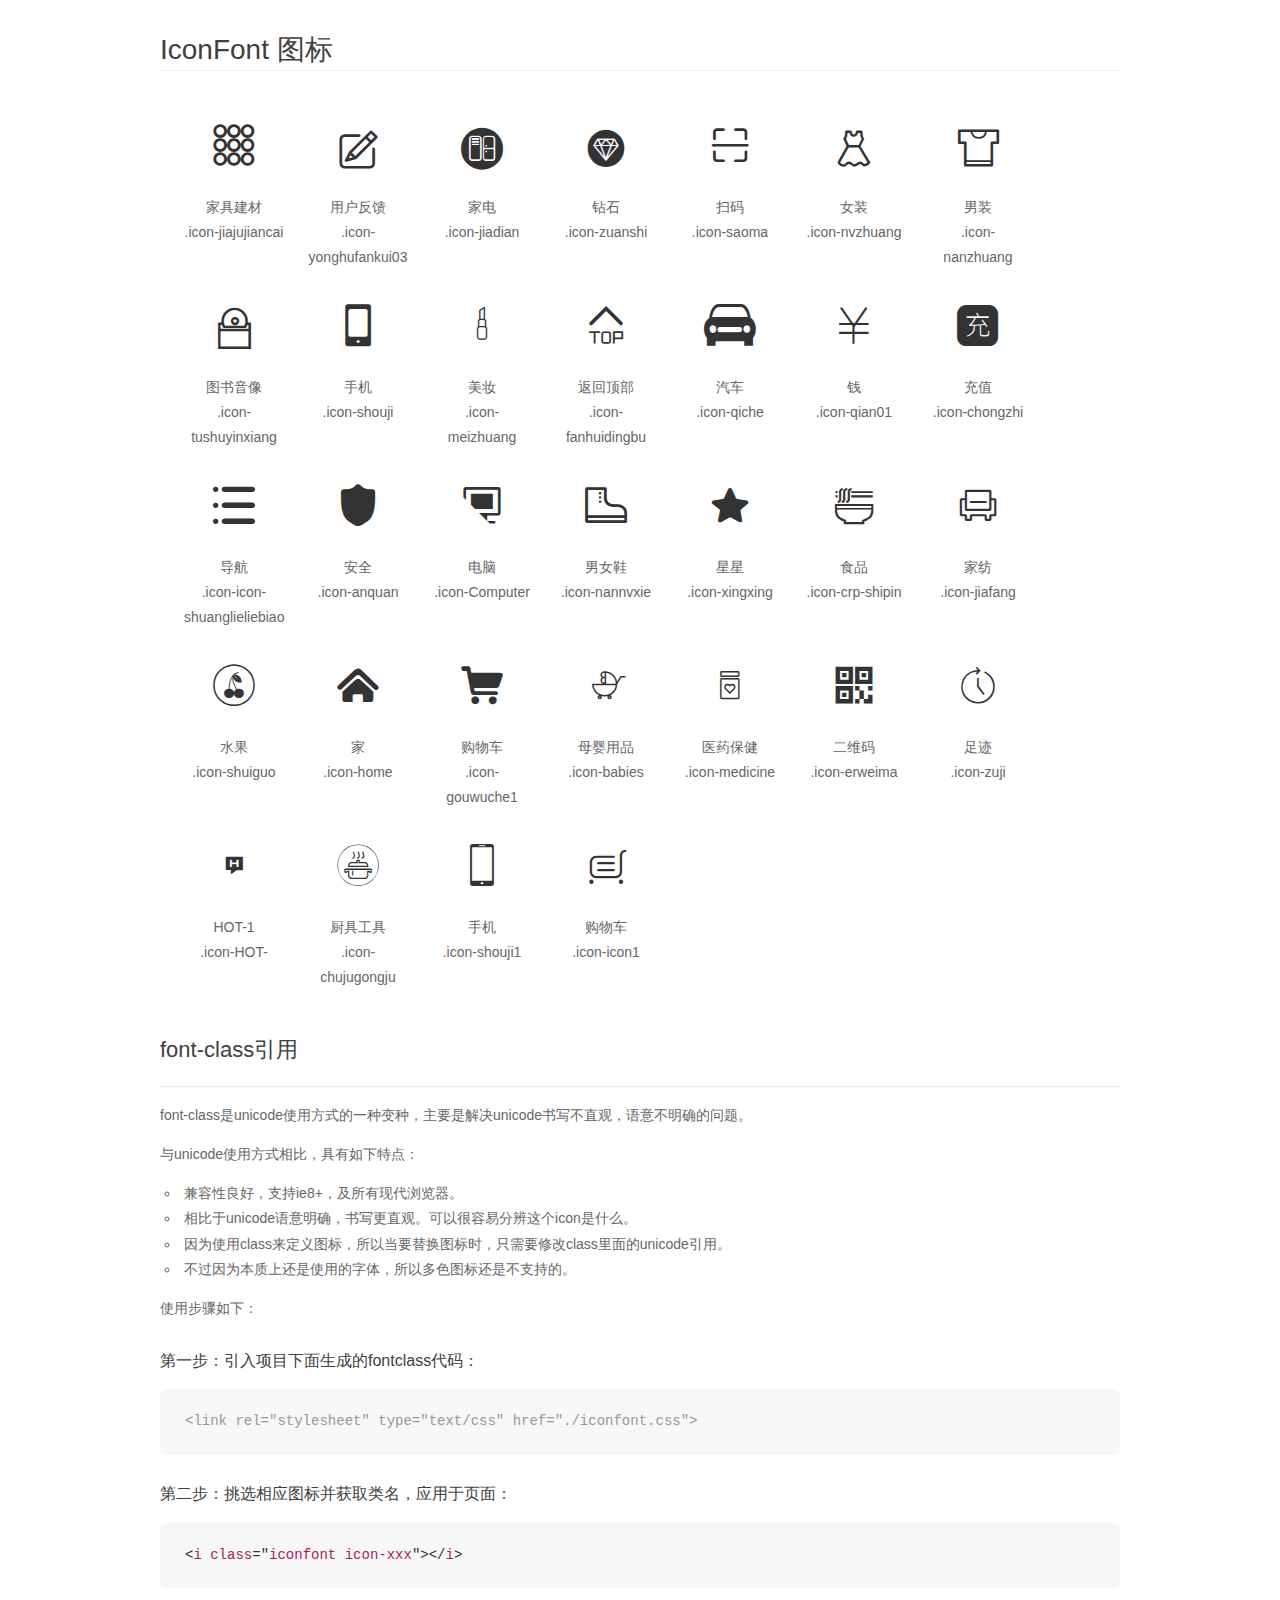
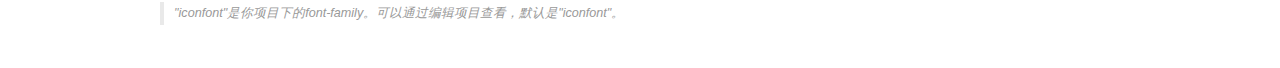
<file: font/demo_fontclass.html>
<!DOCTYPE html>
<html>
<head>
    <meta charset="utf-8"/>
    <title>IconFont</title>
    <link rel="stylesheet" href="demo.css">
    <link rel="stylesheet" href="iconfont.css">
</head>
<body>
    <div class="main markdown">
        <h1>IconFont 图标</h1>
        <ul class="icon_lists clear">
            
                <li>
                <i class="icon iconfont icon-jiajujiancai"></i>
                    <div class="name">家具建材</div>
                    <div class="fontclass">.icon-jiajujiancai</div>
                </li>
            
                <li>
                <i class="icon iconfont icon-yonghufankui03"></i>
                    <div class="name">用户反馈</div>
                    <div class="fontclass">.icon-yonghufankui03</div>
                </li>
            
                <li>
                <i class="icon iconfont icon-jiadian"></i>
                    <div class="name">家电</div>
                    <div class="fontclass">.icon-jiadian</div>
                </li>
            
                <li>
                <i class="icon iconfont icon-zuanshi"></i>
                    <div class="name">钻石</div>
                    <div class="fontclass">.icon-zuanshi</div>
                </li>
            
                <li>
                <i class="icon iconfont icon-saoma"></i>
                    <div class="name">扫码</div>
                    <div class="fontclass">.icon-saoma</div>
                </li>
            
                <li>
                <i class="icon iconfont icon-nvzhuang"></i>
                    <div class="name">女装</div>
                    <div class="fontclass">.icon-nvzhuang</div>
                </li>
            
                <li>
                <i class="icon iconfont icon-nanzhuang"></i>
                    <div class="name">男装</div>
                    <div class="fontclass">.icon-nanzhuang</div>
                </li>
            
                <li>
                <i class="icon iconfont icon-tushuyinxiang"></i>
                    <div class="name">图书音像</div>
                    <div class="fontclass">.icon-tushuyinxiang</div>
                </li>
            
                <li>
                <i class="icon iconfont icon-shouji"></i>
                    <div class="name">手机</div>
                    <div class="fontclass">.icon-shouji</div>
                </li>
            
                <li>
                <i class="icon iconfont icon-meizhuang"></i>
                    <div class="name">美妆</div>
                    <div class="fontclass">.icon-meizhuang</div>
                </li>
            
                <li>
                <i class="icon iconfont icon-fanhuidingbu"></i>
                    <div class="name">返回顶部</div>
                    <div class="fontclass">.icon-fanhuidingbu</div>
                </li>
            
                <li>
                <i class="icon iconfont icon-qiche"></i>
                    <div class="name">汽车</div>
                    <div class="fontclass">.icon-qiche</div>
                </li>
            
                <li>
                <i class="icon iconfont icon-qian01"></i>
                    <div class="name">钱</div>
                    <div class="fontclass">.icon-qian01</div>
                </li>
            
                <li>
                <i class="icon iconfont icon-chongzhi"></i>
                    <div class="name">充值</div>
                    <div class="fontclass">.icon-chongzhi</div>
                </li>
            
                <li>
                <i class="icon iconfont icon-icon-shuanglieliebiao"></i>
                    <div class="name">导航</div>
                    <div class="fontclass">.icon-icon-shuanglieliebiao</div>
                </li>
            
                <li>
                <i class="icon iconfont icon-anquan"></i>
                    <div class="name">安全</div>
                    <div class="fontclass">.icon-anquan</div>
                </li>
            
                <li>
                <i class="icon iconfont icon-Computer"></i>
                    <div class="name">电脑</div>
                    <div class="fontclass">.icon-Computer</div>
                </li>
            
                <li>
                <i class="icon iconfont icon-nannvxie"></i>
                    <div class="name">男女鞋</div>
                    <div class="fontclass">.icon-nannvxie</div>
                </li>
            
                <li>
                <i class="icon iconfont icon-xingxing"></i>
                    <div class="name">星星</div>
                    <div class="fontclass">.icon-xingxing</div>
                </li>
            
                <li>
                <i class="icon iconfont icon-crp-shipin"></i>
                    <div class="name">食品</div>
                    <div class="fontclass">.icon-crp-shipin</div>
                </li>
            
                <li>
                <i class="icon iconfont icon-jiafang"></i>
                    <div class="name">家纺</div>
                    <div class="fontclass">.icon-jiafang</div>
                </li>
            
                <li>
                <i class="icon iconfont icon-shuiguo"></i>
                    <div class="name">水果</div>
                    <div class="fontclass">.icon-shuiguo</div>
                </li>
            
                <li>
                <i class="icon iconfont icon-home"></i>
                    <div class="name">家</div>
                    <div class="fontclass">.icon-home</div>
                </li>
            
                <li>
                <i class="icon iconfont icon-gouwuche1"></i>
                    <div class="name">购物车</div>
                    <div class="fontclass">.icon-gouwuche1</div>
                </li>
            
                <li>
                <i class="icon iconfont icon-babies"></i>
                    <div class="name">母婴用品</div>
                    <div class="fontclass">.icon-babies</div>
                </li>
            
                <li>
                <i class="icon iconfont icon-medicine"></i>
                    <div class="name">医药保健</div>
                    <div class="fontclass">.icon-medicine</div>
                </li>
            
                <li>
                <i class="icon iconfont icon-erweima"></i>
                    <div class="name">二维码</div>
                    <div class="fontclass">.icon-erweima</div>
                </li>
            
                <li>
                <i class="icon iconfont icon-zuji"></i>
                    <div class="name">足迹</div>
                    <div class="fontclass">.icon-zuji</div>
                </li>
            
                <li>
                <i class="icon iconfont icon-HOT-"></i>
                    <div class="name">HOT-1</div>
                    <div class="fontclass">.icon-HOT-</div>
                </li>
            
                <li>
                <i class="icon iconfont icon-chujugongju"></i>
                    <div class="name">厨具工具</div>
                    <div class="fontclass">.icon-chujugongju</div>
                </li>
            
                <li>
                <i class="icon iconfont icon-shouji1"></i>
                    <div class="name">手机</div>
                    <div class="fontclass">.icon-shouji1</div>
                </li>
            
                <li>
                <i class="icon iconfont icon-icon1"></i>
                    <div class="name">购物车</div>
                    <div class="fontclass">.icon-icon1</div>
                </li>
            
        </ul>

        <h2 id="font-class-">font-class引用</h2>
        <hr>

        <p>font-class是unicode使用方式的一种变种，主要是解决unicode书写不直观，语意不明确的问题。</p>
        <p>与unicode使用方式相比，具有如下特点：</p>
        <ul>
        <li>兼容性良好，支持ie8+，及所有现代浏览器。</li>
        <li>相比于unicode语意明确，书写更直观。可以很容易分辨这个icon是什么。</li>
        <li>因为使用class来定义图标，所以当要替换图标时，只需要修改class里面的unicode引用。</li>
        <li>不过因为本质上还是使用的字体，所以多色图标还是不支持的。</li>
        </ul>
        <p>使用步骤如下：</p>
        <h3 id="-fontclass-">第一步：引入项目下面生成的fontclass代码：</h3>


        <pre><code class="lang-js hljs javascript"><span class="hljs-comment">&lt;link rel="stylesheet" type="text/css" href="./iconfont.css"&gt;</span></code></pre>
        <h3 id="-">第二步：挑选相应图标并获取类名，应用于页面：</h3>
        <pre><code class="lang-css hljs">&lt;<span class="hljs-selector-tag">i</span> <span class="hljs-selector-tag">class</span>="<span class="hljs-selector-tag">iconfont</span> <span class="hljs-selector-tag">icon-xxx</span>"&gt;&lt;/<span class="hljs-selector-tag">i</span>&gt;</code></pre>
        <blockquote>
        <p>"iconfont"是你项目下的font-family。可以通过编辑项目查看，默认是"iconfont"。</p>
        </blockquote>
    </div>
</body>
</html>
</file>
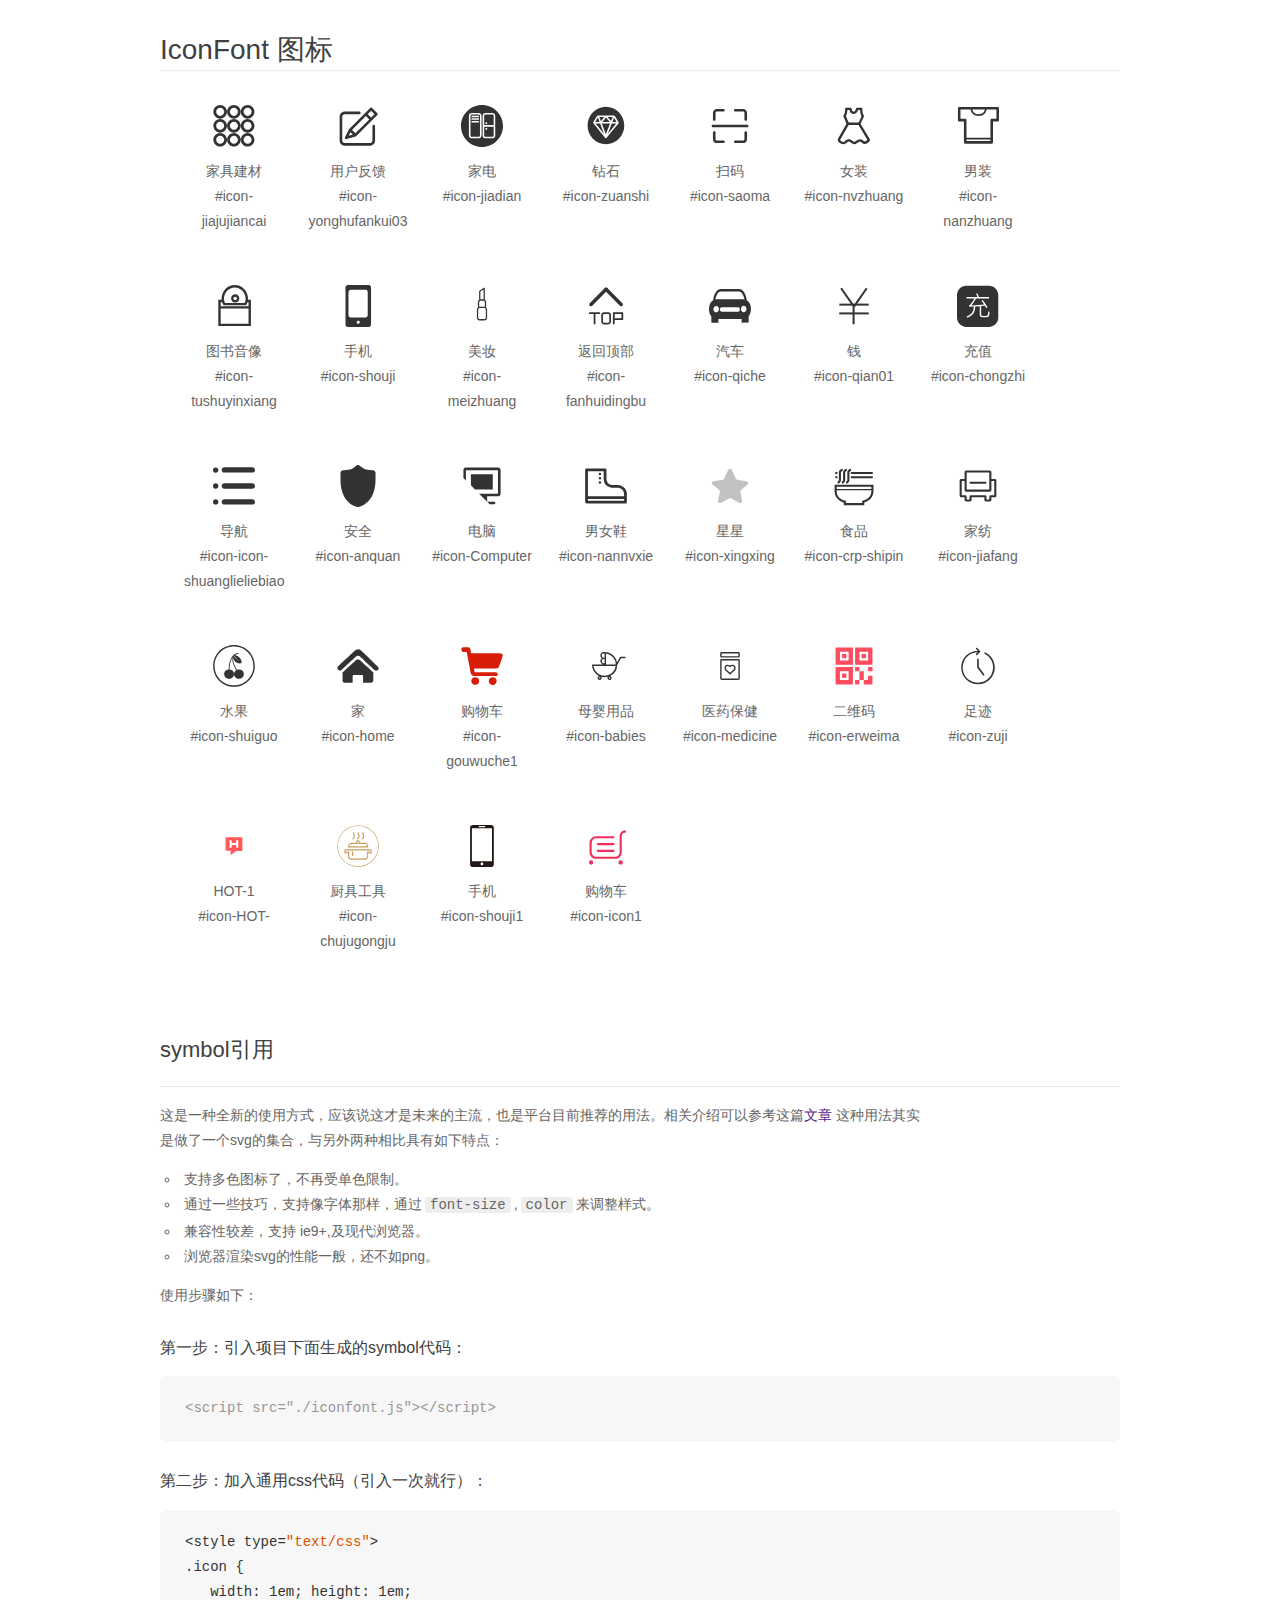
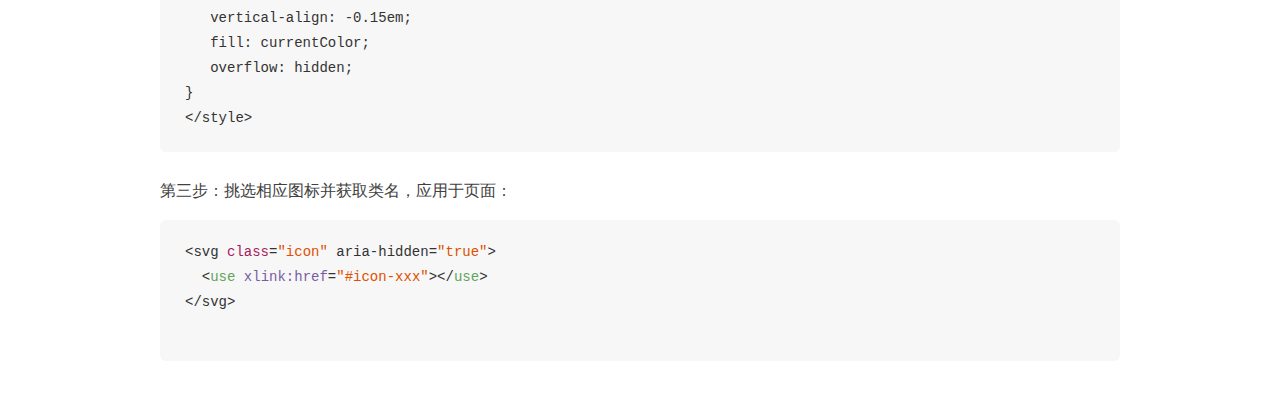
<file: font/demo_symbol.html>
<!DOCTYPE html>
<html>
<head>
    <meta charset="utf-8"/>
    <title>IconFont</title>
    <link rel="stylesheet" href="demo.css">
    <script src="iconfont.js"></script>

    <style type="text/css">
        .icon {
          /* 通过设置 font-size 来改变图标大小 */
          width: 1em; height: 1em;
          /* 图标和文字相邻时，垂直对齐 */
          vertical-align: -0.15em;
          /* 通过设置 color 来改变 SVG 的颜色/fill */
          fill: currentColor;
          /* path 和 stroke 溢出 viewBox 部分在 IE 下会显示
             normalize.css 中也包含这行 */
          overflow: hidden;
        }

    </style>
</head>
<body>
    <div class="main markdown">
        <h1>IconFont 图标</h1>
        <ul class="icon_lists clear">
            
                <li>
                    <svg class="icon" aria-hidden="true">
                        <use xlink:href="#icon-jiajujiancai"></use>
                    </svg>
                    <div class="name">家具建材</div>
                    <div class="fontclass">#icon-jiajujiancai</div>
                </li>
            
                <li>
                    <svg class="icon" aria-hidden="true">
                        <use xlink:href="#icon-yonghufankui03"></use>
                    </svg>
                    <div class="name">用户反馈</div>
                    <div class="fontclass">#icon-yonghufankui03</div>
                </li>
            
                <li>
                    <svg class="icon" aria-hidden="true">
                        <use xlink:href="#icon-jiadian"></use>
                    </svg>
                    <div class="name">家电</div>
                    <div class="fontclass">#icon-jiadian</div>
                </li>
            
                <li>
                    <svg class="icon" aria-hidden="true">
                        <use xlink:href="#icon-zuanshi"></use>
                    </svg>
                    <div class="name">钻石</div>
                    <div class="fontclass">#icon-zuanshi</div>
                </li>
            
                <li>
                    <svg class="icon" aria-hidden="true">
                        <use xlink:href="#icon-saoma"></use>
                    </svg>
                    <div class="name">扫码</div>
                    <div class="fontclass">#icon-saoma</div>
                </li>
            
                <li>
                    <svg class="icon" aria-hidden="true">
                        <use xlink:href="#icon-nvzhuang"></use>
                    </svg>
                    <div class="name">女装</div>
                    <div class="fontclass">#icon-nvzhuang</div>
                </li>
            
                <li>
                    <svg class="icon" aria-hidden="true">
                        <use xlink:href="#icon-nanzhuang"></use>
                    </svg>
                    <div class="name">男装</div>
                    <div class="fontclass">#icon-nanzhuang</div>
                </li>
            
                <li>
                    <svg class="icon" aria-hidden="true">
                        <use xlink:href="#icon-tushuyinxiang"></use>
                    </svg>
                    <div class="name">图书音像</div>
                    <div class="fontclass">#icon-tushuyinxiang</div>
                </li>
            
                <li>
                    <svg class="icon" aria-hidden="true">
                        <use xlink:href="#icon-shouji"></use>
                    </svg>
                    <div class="name">手机</div>
                    <div class="fontclass">#icon-shouji</div>
                </li>
            
                <li>
                    <svg class="icon" aria-hidden="true">
                        <use xlink:href="#icon-meizhuang"></use>
                    </svg>
                    <div class="name">美妆</div>
                    <div class="fontclass">#icon-meizhuang</div>
                </li>
            
                <li>
                    <svg class="icon" aria-hidden="true">
                        <use xlink:href="#icon-fanhuidingbu"></use>
                    </svg>
                    <div class="name">返回顶部</div>
                    <div class="fontclass">#icon-fanhuidingbu</div>
                </li>
            
                <li>
                    <svg class="icon" aria-hidden="true">
                        <use xlink:href="#icon-qiche"></use>
                    </svg>
                    <div class="name">汽车</div>
                    <div class="fontclass">#icon-qiche</div>
                </li>
            
                <li>
                    <svg class="icon" aria-hidden="true">
                        <use xlink:href="#icon-qian01"></use>
                    </svg>
                    <div class="name">钱</div>
                    <div class="fontclass">#icon-qian01</div>
                </li>
            
                <li>
                    <svg class="icon" aria-hidden="true">
                        <use xlink:href="#icon-chongzhi"></use>
                    </svg>
                    <div class="name">充值</div>
                    <div class="fontclass">#icon-chongzhi</div>
                </li>
            
                <li>
                    <svg class="icon" aria-hidden="true">
                        <use xlink:href="#icon-icon-shuanglieliebiao"></use>
                    </svg>
                    <div class="name">导航</div>
                    <div class="fontclass">#icon-icon-shuanglieliebiao</div>
                </li>
            
                <li>
                    <svg class="icon" aria-hidden="true">
                        <use xlink:href="#icon-anquan"></use>
                    </svg>
                    <div class="name">安全</div>
                    <div class="fontclass">#icon-anquan</div>
                </li>
            
                <li>
                    <svg class="icon" aria-hidden="true">
                        <use xlink:href="#icon-Computer"></use>
                    </svg>
                    <div class="name">电脑</div>
                    <div class="fontclass">#icon-Computer</div>
                </li>
            
                <li>
                    <svg class="icon" aria-hidden="true">
                        <use xlink:href="#icon-nannvxie"></use>
                    </svg>
                    <div class="name">男女鞋</div>
                    <div class="fontclass">#icon-nannvxie</div>
                </li>
            
                <li>
                    <svg class="icon" aria-hidden="true">
                        <use xlink:href="#icon-xingxing"></use>
                    </svg>
                    <div class="name">星星</div>
                    <div class="fontclass">#icon-xingxing</div>
                </li>
            
                <li>
                    <svg class="icon" aria-hidden="true">
                        <use xlink:href="#icon-crp-shipin"></use>
                    </svg>
                    <div class="name">食品</div>
                    <div class="fontclass">#icon-crp-shipin</div>
                </li>
            
                <li>
                    <svg class="icon" aria-hidden="true">
                        <use xlink:href="#icon-jiafang"></use>
                    </svg>
                    <div class="name">家纺</div>
                    <div class="fontclass">#icon-jiafang</div>
                </li>
            
                <li>
                    <svg class="icon" aria-hidden="true">
                        <use xlink:href="#icon-shuiguo"></use>
                    </svg>
                    <div class="name">水果</div>
                    <div class="fontclass">#icon-shuiguo</div>
                </li>
            
                <li>
                    <svg class="icon" aria-hidden="true">
                        <use xlink:href="#icon-home"></use>
                    </svg>
                    <div class="name">家</div>
                    <div class="fontclass">#icon-home</div>
                </li>
            
                <li>
                    <svg class="icon" aria-hidden="true">
                        <use xlink:href="#icon-gouwuche1"></use>
                    </svg>
                    <div class="name">购物车</div>
                    <div class="fontclass">#icon-gouwuche1</div>
                </li>
            
                <li>
                    <svg class="icon" aria-hidden="true">
                        <use xlink:href="#icon-babies"></use>
                    </svg>
                    <div class="name">母婴用品</div>
                    <div class="fontclass">#icon-babies</div>
                </li>
            
                <li>
                    <svg class="icon" aria-hidden="true">
                        <use xlink:href="#icon-medicine"></use>
                    </svg>
                    <div class="name">医药保健</div>
                    <div class="fontclass">#icon-medicine</div>
                </li>
            
                <li>
                    <svg class="icon" aria-hidden="true">
                        <use xlink:href="#icon-erweima"></use>
                    </svg>
                    <div class="name">二维码</div>
                    <div class="fontclass">#icon-erweima</div>
                </li>
            
                <li>
                    <svg class="icon" aria-hidden="true">
                        <use xlink:href="#icon-zuji"></use>
                    </svg>
                    <div class="name">足迹</div>
                    <div class="fontclass">#icon-zuji</div>
                </li>
            
                <li>
                    <svg class="icon" aria-hidden="true">
                        <use xlink:href="#icon-HOT-"></use>
                    </svg>
                    <div class="name">HOT-1</div>
                    <div class="fontclass">#icon-HOT-</div>
                </li>
            
                <li>
                    <svg class="icon" aria-hidden="true">
                        <use xlink:href="#icon-chujugongju"></use>
                    </svg>
                    <div class="name">厨具工具</div>
                    <div class="fontclass">#icon-chujugongju</div>
                </li>
            
                <li>
                    <svg class="icon" aria-hidden="true">
                        <use xlink:href="#icon-shouji1"></use>
                    </svg>
                    <div class="name">手机</div>
                    <div class="fontclass">#icon-shouji1</div>
                </li>
            
                <li>
                    <svg class="icon" aria-hidden="true">
                        <use xlink:href="#icon-icon1"></use>
                    </svg>
                    <div class="name">购物车</div>
                    <div class="fontclass">#icon-icon1</div>
                </li>
            
        </ul>


        <h2 id="symbol-">symbol引用</h2>
        <hr>

        <p>这是一种全新的使用方式，应该说这才是未来的主流，也是平台目前推荐的用法。相关介绍可以参考这篇<a href="">文章</a>
        这种用法其实是做了一个svg的集合，与另外两种相比具有如下特点：</p>
        <ul>
          <li>支持多色图标了，不再受单色限制。</li>
          <li>通过一些技巧，支持像字体那样，通过<code>font-size</code>,<code>color</code>来调整样式。</li>
          <li>兼容性较差，支持 ie9+,及现代浏览器。</li>
          <li>浏览器渲染svg的性能一般，还不如png。</li>
        </ul>
        <p>使用步骤如下：</p>
        <h3 id="-symbol-">第一步：引入项目下面生成的symbol代码：</h3>
        <pre><code class="lang-js hljs javascript"><span class="hljs-comment">&lt;script src="./iconfont.js"&gt;&lt;/script&gt;</span></code></pre>
        <h3 id="-css-">第二步：加入通用css代码（引入一次就行）：</h3>
        <pre><code class="lang-js hljs javascript">&lt;style type=<span class="hljs-string">"text/css"</span>&gt;
.icon {
   width: <span class="hljs-number">1</span>em; height: <span class="hljs-number">1</span>em;
   vertical-align: <span class="hljs-number">-0.15</span>em;
   fill: currentColor;
   overflow: hidden;
}
&lt;<span class="hljs-regexp">/style&gt;</span></code></pre>
        <h3 id="-">第三步：挑选相应图标并获取类名，应用于页面：</h3>
        <pre><code class="lang-js hljs javascript">&lt;svg <span class="hljs-class"><span class="hljs-keyword">class</span></span>=<span class="hljs-string">"icon"</span> aria-hidden=<span class="hljs-string">"true"</span>&gt;<span class="xml"><span class="hljs-tag">
  &lt;<span class="hljs-name">use</span> <span class="hljs-attr">xlink:href</span>=<span class="hljs-string">"#icon-xxx"</span>&gt;</span><span class="hljs-tag">&lt;/<span class="hljs-name">use</span>&gt;</span>
</span>&lt;<span class="hljs-regexp">/svg&gt;
        </span></code></pre>
    </div>
</body>
</html>
</file>
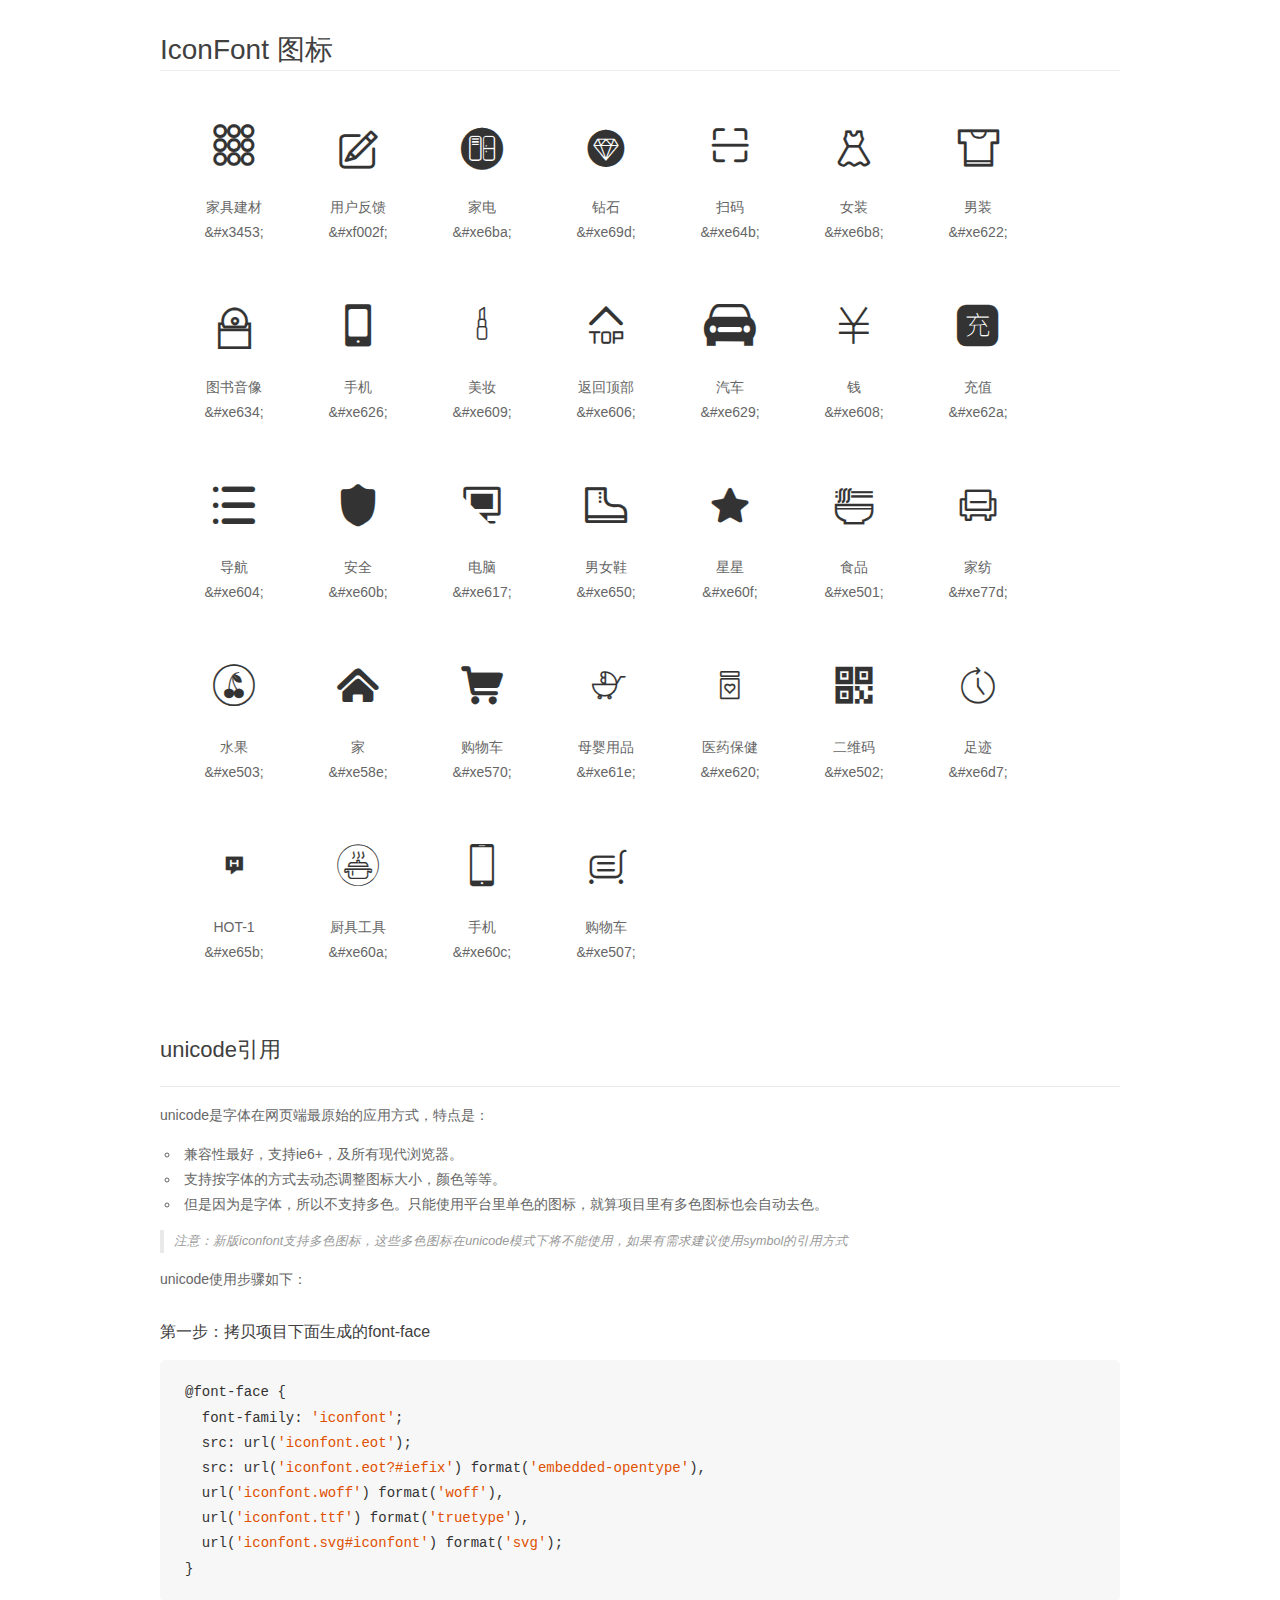
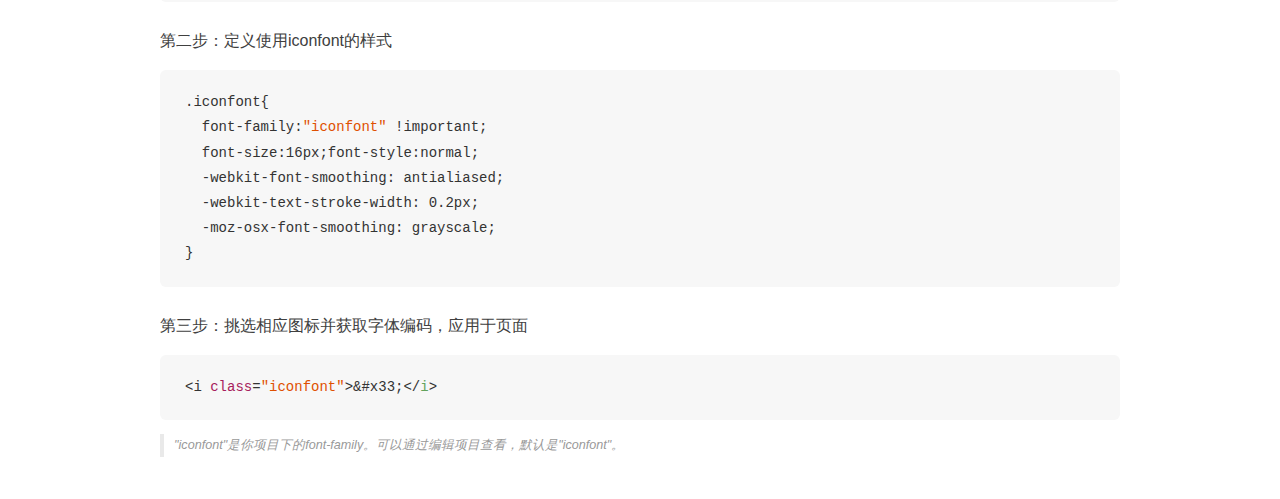
<file: font/demo_unicode.html>
<!DOCTYPE html>
<html>
<head>
    <meta charset="utf-8"/>
    <title>IconFont</title>
    <link rel="stylesheet" href="demo.css">

    <style type="text/css">

        @font-face {font-family: "iconfont";
          src: url('iconfont.eot'); /* IE9*/
          src: url('iconfont.eot#iefix') format('embedded-opentype'), /* IE6-IE8 */
          url('iconfont.woff') format('woff'), /* chrome, firefox */
          url('iconfont.ttf') format('truetype'), /* chrome, firefox, opera, Safari, Android, iOS 4.2+*/
          url('iconfont.svg#iconfont') format('svg'); /* iOS 4.1- */
        }

        .iconfont {
          font-family:"iconfont" !important;
          font-size:16px;
          font-style:normal;
          -webkit-font-smoothing: antialiased;
          -webkit-text-stroke-width: 0.2px;
          -moz-osx-font-smoothing: grayscale;
        }

    </style>
</head>
<body>
    <div class="main markdown">
        <h1>IconFont 图标</h1>
        <ul class="icon_lists clear">
            
                <li>
                <i class="icon iconfont">&#x3453;</i>
                    <div class="name">家具建材</div>
                    <div class="code">&amp;#x3453;</div>
                </li>
            
                <li>
                <i class="icon iconfont">&#xf002f;</i>
                    <div class="name">用户反馈</div>
                    <div class="code">&amp;#xf002f;</div>
                </li>
            
                <li>
                <i class="icon iconfont">&#xe6ba;</i>
                    <div class="name">家电</div>
                    <div class="code">&amp;#xe6ba;</div>
                </li>
            
                <li>
                <i class="icon iconfont">&#xe69d;</i>
                    <div class="name">钻石</div>
                    <div class="code">&amp;#xe69d;</div>
                </li>
            
                <li>
                <i class="icon iconfont">&#xe64b;</i>
                    <div class="name">扫码</div>
                    <div class="code">&amp;#xe64b;</div>
                </li>
            
                <li>
                <i class="icon iconfont">&#xe6b8;</i>
                    <div class="name">女装</div>
                    <div class="code">&amp;#xe6b8;</div>
                </li>
            
                <li>
                <i class="icon iconfont">&#xe622;</i>
                    <div class="name">男装</div>
                    <div class="code">&amp;#xe622;</div>
                </li>
            
                <li>
                <i class="icon iconfont">&#xe634;</i>
                    <div class="name">图书音像</div>
                    <div class="code">&amp;#xe634;</div>
                </li>
            
                <li>
                <i class="icon iconfont">&#xe626;</i>
                    <div class="name">手机</div>
                    <div class="code">&amp;#xe626;</div>
                </li>
            
                <li>
                <i class="icon iconfont">&#xe609;</i>
                    <div class="name">美妆</div>
                    <div class="code">&amp;#xe609;</div>
                </li>
            
                <li>
                <i class="icon iconfont">&#xe606;</i>
                    <div class="name">返回顶部</div>
                    <div class="code">&amp;#xe606;</div>
                </li>
            
                <li>
                <i class="icon iconfont">&#xe629;</i>
                    <div class="name">汽车</div>
                    <div class="code">&amp;#xe629;</div>
                </li>
            
                <li>
                <i class="icon iconfont">&#xe608;</i>
                    <div class="name">钱</div>
                    <div class="code">&amp;#xe608;</div>
                </li>
            
                <li>
                <i class="icon iconfont">&#xe62a;</i>
                    <div class="name">充值</div>
                    <div class="code">&amp;#xe62a;</div>
                </li>
            
                <li>
                <i class="icon iconfont">&#xe604;</i>
                    <div class="name">导航</div>
                    <div class="code">&amp;#xe604;</div>
                </li>
            
                <li>
                <i class="icon iconfont">&#xe60b;</i>
                    <div class="name">安全</div>
                    <div class="code">&amp;#xe60b;</div>
                </li>
            
                <li>
                <i class="icon iconfont">&#xe617;</i>
                    <div class="name">电脑</div>
                    <div class="code">&amp;#xe617;</div>
                </li>
            
                <li>
                <i class="icon iconfont">&#xe650;</i>
                    <div class="name">男女鞋</div>
                    <div class="code">&amp;#xe650;</div>
                </li>
            
                <li>
                <i class="icon iconfont">&#xe60f;</i>
                    <div class="name">星星</div>
                    <div class="code">&amp;#xe60f;</div>
                </li>
            
                <li>
                <i class="icon iconfont">&#xe501;</i>
                    <div class="name">食品</div>
                    <div class="code">&amp;#xe501;</div>
                </li>
            
                <li>
                <i class="icon iconfont">&#xe77d;</i>
                    <div class="name">家纺</div>
                    <div class="code">&amp;#xe77d;</div>
                </li>
            
                <li>
                <i class="icon iconfont">&#xe503;</i>
                    <div class="name">水果</div>
                    <div class="code">&amp;#xe503;</div>
                </li>
            
                <li>
                <i class="icon iconfont">&#xe58e;</i>
                    <div class="name">家</div>
                    <div class="code">&amp;#xe58e;</div>
                </li>
            
                <li>
                <i class="icon iconfont">&#xe570;</i>
                    <div class="name">购物车</div>
                    <div class="code">&amp;#xe570;</div>
                </li>
            
                <li>
                <i class="icon iconfont">&#xe61e;</i>
                    <div class="name">母婴用品</div>
                    <div class="code">&amp;#xe61e;</div>
                </li>
            
                <li>
                <i class="icon iconfont">&#xe620;</i>
                    <div class="name">医药保健</div>
                    <div class="code">&amp;#xe620;</div>
                </li>
            
                <li>
                <i class="icon iconfont">&#xe502;</i>
                    <div class="name">二维码</div>
                    <div class="code">&amp;#xe502;</div>
                </li>
            
                <li>
                <i class="icon iconfont">&#xe6d7;</i>
                    <div class="name">足迹</div>
                    <div class="code">&amp;#xe6d7;</div>
                </li>
            
                <li>
                <i class="icon iconfont">&#xe65b;</i>
                    <div class="name">HOT-1</div>
                    <div class="code">&amp;#xe65b;</div>
                </li>
            
                <li>
                <i class="icon iconfont">&#xe60a;</i>
                    <div class="name">厨具工具</div>
                    <div class="code">&amp;#xe60a;</div>
                </li>
            
                <li>
                <i class="icon iconfont">&#xe60c;</i>
                    <div class="name">手机</div>
                    <div class="code">&amp;#xe60c;</div>
                </li>
            
                <li>
                <i class="icon iconfont">&#xe507;</i>
                    <div class="name">购物车</div>
                    <div class="code">&amp;#xe507;</div>
                </li>
            
        </ul>
        <h2 id="unicode-">unicode引用</h2>
        <hr>

        <p>unicode是字体在网页端最原始的应用方式，特点是：</p>
        <ul>
        <li>兼容性最好，支持ie6+，及所有现代浏览器。</li>
        <li>支持按字体的方式去动态调整图标大小，颜色等等。</li>
        <li>但是因为是字体，所以不支持多色。只能使用平台里单色的图标，就算项目里有多色图标也会自动去色。</li>
        </ul>
        <blockquote>
        <p>注意：新版iconfont支持多色图标，这些多色图标在unicode模式下将不能使用，如果有需求建议使用symbol的引用方式</p>
        </blockquote>
        <p>unicode使用步骤如下：</p>
        <h3 id="-font-face">第一步：拷贝项目下面生成的font-face</h3>
        <pre><code class="lang-js hljs javascript">@font-face {
  font-family: <span class="hljs-string">'iconfont'</span>;
  src: url(<span class="hljs-string">'iconfont.eot'</span>);
  src: url(<span class="hljs-string">'iconfont.eot?#iefix'</span>) format(<span class="hljs-string">'embedded-opentype'</span>),
  url(<span class="hljs-string">'iconfont.woff'</span>) format(<span class="hljs-string">'woff'</span>),
  url(<span class="hljs-string">'iconfont.ttf'</span>) format(<span class="hljs-string">'truetype'</span>),
  url(<span class="hljs-string">'iconfont.svg#iconfont'</span>) format(<span class="hljs-string">'svg'</span>);
}
</code></pre>
        <h3 id="-iconfont-">第二步：定义使用iconfont的样式</h3>
        <pre><code class="lang-js hljs javascript">.iconfont{
  font-family:<span class="hljs-string">"iconfont"</span> !important;
  font-size:<span class="hljs-number">16</span>px;font-style:normal;
  -webkit-font-smoothing: antialiased;
  -webkit-text-stroke-width: <span class="hljs-number">0.2</span>px;
  -moz-osx-font-smoothing: grayscale;
}
</code></pre>
        <h3 id="-">第三步：挑选相应图标并获取字体编码，应用于页面</h3>
        <pre><code class="lang-js hljs javascript">&lt;i <span class="hljs-class"><span class="hljs-keyword">class</span></span>=<span class="hljs-string">"iconfont"</span>&gt;&amp;#x33;<span class="xml"><span class="hljs-tag">&lt;/<span class="hljs-name">i</span>&gt;</span></span></code></pre>

        <blockquote>
        <p>"iconfont"是你项目下的font-family。可以通过编辑项目查看，默认是"iconfont"。</p>
        </blockquote>
    </div>


</body>
</html>
</file>
<file: css/index.css>
body{
	background:rgb(245,245,245);
}
.box1{
	width:100%;
	height:35px;
	background:#f2f2f2;
	color:#999999;
	border-bottom:1px solid #ddd;
}
.box1 i{
	font-size:10px;
}
.box1>a{
	color:#999999;
}
.box1>a:hover{
	color:red;
}
.box11,.box12,.box13{
	display:block;
	float:left;
	height:35px;
	line-height:35px;
	text-align:center;
}
.box11{
	width:100px;
	margin-left:40px;
}
.box12{
	width:65px;
}
.box12,.box13:hover{
	color:red;
}
.box14{
	float:right;
	width:90px;
	height:35px;
	line-height:35px;
	text-align:center;
	margin-right:90px;
	position:relative;
}
.box14:hover .box141{
	display:block;
}
.box14:hover .box142{
	background:white;
	border-bottom:1px solid white;
}
.box14:hover span{
	transform:rotate(180deg);
	transition-duration: 0.5s;
}
.box14 span,.box15 span{
	width:0;
	height:0;
	display: inline-block;
	border-top:5px solid #ccc;
	border-left:3px solid transparent;
	border-right:3px solid transparent;
}
.box141{
	display:none;
	width:1200px;
	height:160px;
	border:1px solid #ddd;
	border-top:none;
	background:white;
	position:absolute;
	top:35px;
	left:-1111px;
	z-index:1;
}
.box141 a:hover{
	text-decoration:underline;
}
.box141 i{
	font-size:25px;
	position:relative;
	left:-7px;
	top:-5px;
}
.box142{
	display:inline-block;
	width:90px;
	height:35px;
	line-height:35px;
	text-align:center;
	z-index:10;
}
.box1411{
	width:460px;
	height:110px;
	position:absolute;
	left:30px;
	top:30px;
	border-right:1px solid #eee;
}
.box14111{
	width:100px;
	height:20px;
	line-height:20px;
	color:rgb(245,106,0);
	font-size:16px;
}
.box14112{
	width:86px;
	height:35px;
	line-height:35px;
	float:left;
	text-align:left;
}
.box1411>a:hover{
	color:rgb(245,106,0);
}
.box1412{
	width:460px;
	height:110px;
	position:absolute;
	left:515px;
	top:30px;
	border-right:1px solid #eee;
}
.box14121{
	width:150px;
	height:20px;
	line-height:20px;
	color:blue;
	text-align:left;
	font-size:16px;
}
.box14122{
	width:86px;
	height:35px;
	line-height:35px;
	float:left;
	text-align:left;
}
.box1412 a:hover{
	color:blue;
}
.box1413{
	width:200px;
	height:110px;
	position:absolute;
	left:1000px;
	top:30px;
}
.box14131{
	width:150px;
	height:20px;
	line-height:20px;
	text-align:left;
	font-size:16px;
}
.box14132{
	width:86px;
	height:35px;
	line-height:35px;
	float:left;
	text-align:left;
}
.box1413 a:hover{
	color:black;
}
.box15{
	width:70px;
	height:35px;
	float:right;
	position:relative;
}
.box15:hover .box152{
	display:block;
}
.box15:hover .box151{
	background:white;
	border-bottom:1px solid white;
}
.box15:hover span{
	transform:rotate(180deg);
	transition-duration:0.5s;
}
.box151{
	display:inline-block;
	width:70px;
	height:35px;
	line-height:35px;
	text-align:center;
	position:relative;
	z-index:10;
}
.box152{
	width:145px;
	height:175px;
	border:1px solid #eee;
	position:absolute;
	top:35px;
	left:-76px;
	display:none;
	background:white;
	z-index:1;
}
.box1521{
	width:120px;
	height:108px;
	margin:0 auto;
	border-bottom: 1px dotted black;
}
.box15211{
	height:20px;
	margin-top:10px;
}
.box15212{
	height:20px;
}
.box1522{
	width:120px;
	height:40px;
	margin:0 auto;
	border-bottom: 1px dotted black;
}
.box16{
	float:right;
	width:55px;
	height:35px;
	line-height:35px;
	text-align::center;
}
.box17{
	float:right;
	width:75px;
	height:35px;
	line-height:35px;
	text-align::center;
	position:relative;
}
.box17:hover .box171{
	display: block;
}
.box17 i{
	font-size:13px;
}
.box171{
	position:absolute;
	width:175px;
	height:225px;
	border:1px solid #ddd;
	top:30px;
	left:-50px;
	display: none;
	background:white;
	z-index:1;
}
.box171>img{
	width:175px;
	height:225px;
}
.box171>div{
	width:0;
	height:0;
	border-bottom:6px solid white;
	border-left:6px solid transparent;
	border-right:6px solid transparent;
	position:absolute;
	top:-6px;
	left:85px;
}
.box18{
	float:right;
	width:60px;
	height:35px;
	line-height:35px;
	text-align:center;
	position:relative;
}
.box18:hover .box182{
	background:white;
	border-bottom:1px solid white;
}
.box18:hover .box181{
	display: block;
}
.box18:hover span{
	transform:rotate(180deg);
	transition-duration:0.5s;
}
.box182{
	width:60px;
	display:inline-block;
	position:relative;
	z-index:2;
}
.box18 span{
	display:inline-block;
	width:0;
	height:0;
	border-top:5px solid #ccc;
	border-left:3px solid transparent;
	border-right:3px solid transparent;
	position:relative;
	z-index:2;
}
.box181{
	width:85px;
	height:55px;
	position:absolute;
	top:35px;
	border:1px solid #ddd;
	display:none;
	left:-1px;
	background:white;
	z-index:1;
}
.box1811{
	display: block;
	margin:0 auto;
	width:60px;
	height:20px;
}
.box19{
	float:right;
	width:95px;
	height:35px;
	line-height:35px;
	text-align:center;
}
.box20b{
	float:right;
	width:75px;
	height:35px;
	line-height:35px;
	text-align:center;
	position:relative;
}
.box20b:hover .box20b2{
	background:white;
	border-bottom:1px solid white;
}
.box20b:hover .box20b1{
	display: block;
}
.box20b:hover span{
	transform:rotate(180deg);
	transition-duration: 0.5s;
}
.box20b2{
	width:75px;
	display:inline-block;
	position:relative;
	z-index:2;
}
.box20b span{
	display:inline-block;
	width:0;
	height:0;
	border-top:5px solid #ccc;
	border-left:3px solid transparent;
	border-right:3px solid transparent;
	position:relative;
	z-index:2;
}
.box20b1{
	width:95px;
	height:55px;
	position:absolute;
	top:35px;
	border:1px solid #ddd;
	display:none;
	left:-1px;
	z-index:1;
	background:white;
}
.box20b11{
	display:block;
	margin:0 auto;
	width:60px;
	height:20px;
}
.box2{
	width:100%;
	height:165px;
	border-bottom:1px solid red;
	position:relative;
	background:white;
}
.box22{
	position:absolute;
	left:360px;
	top:40px;
}
.box221{
	width:490px;
	height:37px;
	border:2px solid red;
}
.box222{
	width:130px;
	height:41px;
	background:red;
	color:white;
	font-size:21px;
	font-weight:bold;
	border:1px solid red;
	position:relative;
	left:-5px;
	top:2px;
}
.box223{
	margin-top:5px;
}
.box2231{
	float:left;
	padding:0 10px;
	border-right:1px solid #ddd;
}
.box2231>a{
	font-size:13px;
}
.colorred{
	color:red;
}
.box2233{
	border-right:none;
}
.box2232{
	padding-left:0;
}
.box23{
	width:800px;
	height:40px;
	position:absolute;
	left:245px;
	top:125px;
}
.box23 li{
	float:left;
	padding:8px;
}
.box231 img{
	width:100px;
	height:17px;
}
.box233{
	font-size:16px;
}
.box3{
	width:35px;
	height:100%;
	position:fixed;
	top:0;
	right:0;
	background:black;
	z-index:10;
}
.box3 a{
	color:white;
}
.box31{
	width:35px;
	height:35px;
	position:relative;
	margin-top:110px;
	margin-bottom:10px;
}
.box311{
	display:inline-block;
	width:35px;
	height:35px;
	line-height:35px;
	text-align:center;
}
.box31:hover .box311{
	background:red;
}
.box31:hover .box3111{
	opacity:1;
	transform:translateX(30px);
	transition:1s;
}
.box3111{
	display:inline-block;
	width:90px;
	height:35px;
	line-height:35px;
	text-align:center;
	background:#444;
	position:absolute;
	left:-120px;
	top:0px;
	opacity:0;
}
.box3112{
	width:0;
	height:0;
	border-left:7px solid #444;
	border-top:7px solid transparent;
	border-bottom:7px solid transparent;
	position:absolute;
	left:90px;
	top:11px;
}
.box32{
	width:27px;
	height:85px;
	line-height:18px;
	display:block;
	border:1px solid #444;
	border-left:none;
	border-right:none;
	margin:0 auto 10px;
	text-align:center;
	padding-top:15px;
}
.box32:hover{
	background:red;
	border:1px solid red;
}
.box33{
	width:35px;
	height:35px;
	position:relative;
	margin-bottom:10px;
}
.box331{
	display:inline-block;
	width:35px;
	height:35px;
	line-height:35px;
	text-align:center;
}
.box33:hover .box331{
	background:red;
}
.box33:hover .box3311{
	opacity:1;
	transform:translateX(30px);
	transition:1s;
}
.box3311{
	display:inline-block;
	width:90px;
	height:35px;
	line-height:35px;
	text-align:center;
	background:#444;
	position:absolute;
	left:-120px;
	top:0px;
	opacity:0;
}
.box3312{
	width:0;
	height:0;
	border-left:7px solid #444;
	border-top:7px solid transparent;
	border-bottom:7px solid transparent;
	position:absolute;
	left:90px;
	top:11px;
}
.box34{
	width:35px;
	height:35px;
	position:relative;
	margin-top:75px;
}
.box341{
	display:inline-block;
	width:35px;
	height:35px;
	line-height:35px;
	text-align:center;
}
.box34:hover .box341{
	background:red;
}
.box341:hover .box3411{
	opacity:1;
	transform:translateX(30px);
	transition:1s;
}
.box3411{
	display:inline-block;
	width:90px;
	height:35px;
	line-height:35px;
	text-align:center;
	background:#444;
	position:absolute;
	left:-120px;
	top:0px;
	opacity:0;
}
.box3412{
	width:0;
	height:0;
	border-left:7px solid #444;
	border-top:7px solid transparent;
	border-bottom:7px solid transparent;
	position:absolute;
	left:90px;
	top:11px;
}
.box35{
	width:35px;
	height:35px;
	position:relative;
}
.box351{
	display:inline-block;
	width:35px;
	height:35px;
	line-height:35px;
	text-align:center;
}
.box35:hover .box351{
	background:red;
}
.box35:hover .box3511{
	display:block;
}
.box3511{
	display:inline-block;
	width:90px;
	height:35px;
	line-height:35px;
	text-align:center;
	background:#444;
	position:absolute;
	left:-160px;
	top:-125px;
	display:none;
}
.box3511>img{
	border:5px solid red;
	width:150px;
	height:150px;
}
.box4{
	width:100%;
	height:500px;
	position:relative;
}
.box41{
	width:100%;
	height:500px;
	background:rgb(250,250,250);
	position:absolute;
	top:0;
	left:0;
	display:none;
}
.box411{
	position:absolute;
	left:95px;
}
.box412 img{
	width:220px;
	height:235px;
	position:absolute;
	top:10px;
	right:75px;
}
.box413 img{
	width:220px;
	height:235px;
	position:absolute;
	top:255px;
	right:75px;
}
.box42{
	width:100%;
	height:500px;
	background:rgb(232,232,232);
	position:absolute;
	top:0;
	left:0;
	display:none;
}
.box421 img{
	position:absolute;
	left:95px;
}
.box43{
	width:100%;
	height:500px;
	background:rgb(242,242,242);
	position:absolute;
	top:0;
	left:0;
	display:none;
}
.box432 img{
	width:220px;
	height:235px;
	position:absolute;
	top:10px;
	right:75px;
	background:rgba(255,255,255,0.6);
}
.box432 img:hover{
	background:rgba(255,255,255,1);
}
.box433 img{
	width:220px;
	height:235px;
	position:absolute;
	top:255px;
	right:75px;
	background:rgba(255,255,255,0.6);
}
.box433 img:hover{
	background:rgba(255,255,255,1);
}
.box45{
	width:100%;
	height:500px;
	background:rgb(1,200,255);
	position:absolute;
	top:0;
	left:0;
	display:none;
}
.box451{
	position:absolute;
	left:95px;
}
.box452 img{
	width:220px;
	height:235px;
	position:absolute;
	top:10px;
	right:75px;
	background:rgba(185,235,255,0.9);
}
.box452 img:hover{
	background:rgba(255,255,255,1);
}
.box453 img{
	width:220px;
	height:235px;
	position:absolute;
	top:255px;
	right:75px;
	background:rgba(185,230,255,0.9);
}
.box453 img:hover{
	background:rgba(255,255,255,1);
}
.box46{
	width:100%;
	height:500px;
	background:rgb(1,200,255);
	position:absolute;
	top:0;
	left:0;
	display:none;
}
.box461{
	position:absolute;
	left:95px;
}
.box462 img{
	width:220px;
	height:235px;
	position:absolute;
	top:10px;
	right:75px;
	background:rgba(180,210,250,0.9);
}
.box462 img:hover{
	background:rgba(255,255,255,1);
}
.box463 img{
	width:220px;
	height:235px;
	position:absolute;
	top:255px;
	right:75px;
	background:rgba(180,210,250,0.9);
}
.box463 img:hover{
	background:rgba(255,255,255,1);
}
.box47{
	width:210px;
	height:5px;
	position:absolute;
	bottom:27px;
	left:580px;
}
.box47>a{
	float:left;
	display:block;
	width:28px;
	height:5px;
	margin-right:7px;
	background:#aaa;
}
.imgShow{
	display:block;
}
.box47>.numShow{
	background:white;
}
.box5{
	width:200px;
	height:640px;
	position:absolute;
	left:45px;
	top:65px;
}
.box51 img{
	width:200px;
	height:100px;
}
.box52{
	width:185px;
	height:29px;
	background:red;
	color:white;
	font-size:15px;
	padding-top:8px;
	padding-left:15px;
}
.box53{
	width:185px;
	height:26px;
	background:rgba(115,115,115,0.8);
	color:white;
	font-size:15px;
	padding-top:5px;
	padding-left:15px;
}
.box53>a{
	color:white;
}
.box531{
	width:645px;
	height:503px;
	background:white;
	position:absolute;
	left:200px;
	top:137px;
	display:none;
}
.box53:hover{
	background:white;
}
.box53:hover .ir{
	color:red;
}
.box53:hover .box531{
	display:block;
}
.box5311{
	float:left;
	width:90px;
	height:50px;
	margin-left:30px;
	margin-top:20px;
	color:black;
	font-size:14px;
	font-weight:bold;
}
.box5312{
	float:left;
	width:480px;
	height:50px;
	margin-top:20px;
	border-bottom:1px dotted #ccc;
}
.box53121{
	float:left;
	display:block;
	margin-left:13px;
	height:20px;
	line-height:20px;
	font-size:13px;
}
.box5313{
	float:left;
	width:90px;
	margin-left:30px;
	margin-top:17px;
	color:black;
	font-size:14px;
	font-weight:bold;
}
.box5314{
	float:left;
	width:480px;
	margin-top:17px;
	padding-bottom:8px;
	border-bottom:1px dotted #ccc;
}
.box5315{
	float:left;
	width:480px;
	margin-top:17px;
}
.box6{
	width:1245px;
	height:270px;
	margin-left:45px;
	margin-top:30px;
}
.box61{
	width:240px;
	height:270px;
	margin-right:7px;
}
.box61:hover{
	opacity:0.7;
}
.box7{
	width:1235px;
	height:19px;
	border-bottom:1px solid #eee;
	position:relative;
	margin-left:45px
}
.box71{
	width:420px;
	height:30px;
	line-height:30px;
	text-align:center;
	font-size:18px;
	color:red;
	position:absolute;
	left:410px;
	background:white;
}
.box8{
	width:1245px;
	height:130px;
	margin-left:45px;
	margin-top:30px;
}
.box81{
	width:240px;
	height:130px;
	margin-right:5px;
}
.box81:hover{
	opacity:0.7;
}
.box9{
	width:1235px;
	height:370px;
	margin:25px 0 0 45px;
}
.box91{
	float:left;
	width:235px;
	height:370px;
	margin-right:15px;
}
.box911{
	width:235px;
	height:54px;
	line-height:54px;
	text-align:center;
	color:black;
	font-weight:bold;
	font-size:16px;
	border-bottom:1px solid #eee;
	background:white;
	position:relative;
}
.box911>a{
	position:relative;
	right:-10px;
	top:-2px;
}
.box912:hover{
	opacity:0.7;
}
.box92{
	float:left;
	width:485px;
	height:370px;
	margin-right:15px;
}
.box921{
	width:485px;
	height:54px;
	line-height:54px;
	color:black;
	font-weight:bold;
	font-size:16px;
	border-bottom:1px solid #eee;
	background:white;
	position:relative;
}
.box921>a{
	position:absolute;
	right:0;
	top:-2px;
}
.box922:hover{
	opacity:0.7;
}
.box93{
	float:left;
	width:485px;
	height:370px;
}
.box931{
	width:485px;
	height:54px;
	line-height:54px;
	color:black;
	font-weight:bold;
	font-size:16px;
	border-bottom:1px solid #eee;
	background:white;
	position:relative;
}
.box931>a{
	position:absolute;
	right:0;
	top:-2px;
}
.box932:hover{
	opacity:0.7;
}
.box10a{
	width:1240px;
	height:327px;
	margin:15px 0 0 45px;
	position:relative;
}
.box10a img{
	width:123px;
	height:108px;
	margin:0 1px 1px 0;
}
.box10a div{
	width:123px;
	height:108px;
	line-height:24px;
	text-align:center;
	font-size:16px;
	margin:0 1px 1px 0;
	position:absolute;
	right:0;
	bottom:0;
}
.box10a i{
	font-size:25px;
}
.box10a:hover i{
	transform:rotate(180deg);
	transition:all 1s;
}
.box11a{
	position:fixed;
	top:0;
	width:100%;
	height:50px;
	background:red;
	opacity:0.9;
	display:none;
	z-index:10;
}
.box11a1{
	display:inline-block;
	width:130px;
	height:50px;
	line-height:50px;
	color:white;
	font-size:22px;
	margin-left:45px;
}
.box11a2{
	display:inline-block;
	width:740px;
	height:30px;
	margin-left:110px;
}
.box11a21{
	width:650px;
	height:30px;
	color:black;
	border:none;
}
.box11a22{
	width:80px;
	height:30px;
	line-height:30px;
	text-align:center;
	color:white;
	font-size:16px;
	background:transparent;
	border:none;
}
.box12a{
	width:37px;
	height:370px;
	position:fixed;
	left:3px;
	top:200px;
	display:none;
	z-index:3;
}
.box12a div{
	cursor:pointer;
}
.box12a1{
	width:37px;
	height:36px;
	line-height:35px;
	text-align:center;
	margin-bottom:1px;
	background:#666;
	color:white;
	float:left;
}
.box12a2{
	width:37px;
	height:36px;
	margin-bottom:1px;
	background:#666;
	float:left;
}
.box12a21{
	width:26px;
	height:26px;
	line-height:13px;
	margin:6px 0 0 7px;
	color:white;
}
.box12a3{
	width:37px;
	height:36px;
	margin-bottom:1px;
	background:#999;
	float:left;
}
.box13a{
	width:1230px;
	height:655px;
	margin:25px 0 0 45px;
}
.box13a1{
	float:left;
	width:1230px;
	height:25px;
	margin-bottom:10px;
}
.box13a11{
	float:left;
	width:215px;
	height:25px;
	line-height:25px;
	text-align:center;
	background:rgb(0,180,100);
	color:white;
	font-size:19px;
}
.box13a12{
	float:right;
	width:800px;
	height:25px;
}
.box13a121{
	display:inline-block;
	float:right;
	width:60px;
	height:25px;
	line-height:25px
	color:black;
	font-size:15px;
	margin:0 10px 0 15px;
}
.box13a121:hover{
	color:black;
	text-decoration:underline;
}
.box13a2{
	position:relative;
	float:left;
	display:inline-block;
	width:235px;
	height:620px;
	background:url(../img/13a2.png);
	background-size:235px 620px;
}
.box13a21{
	width:70px;
	height:65px;
	line-height:30px;
	text-align:center;
	color:white;
	font-size:18px;
	background:black;
	margin-top:430px;
}
.box13a22{
	width:90px;
	height:65px;
	line-height:30px;
	text-align:center;
	color:white;
	font-size:18px;
	background:#666;
	position:absolute;
	top:430px;
	left:70px;
}
.box13a23{
	width:30px;
	height:30px;
	line-height:27px;
	border:2px solid white;
	border-radius:50%;
	color:white;
	font-size:23px;
	text-align:center;
	position:absolute;
	right:10px;
	bottom:10px;
}
.box13a3{
	float:left;
	width:485px;
	height:300px;
	background:white;
	margin-left:10px;
}
.box13a31{
	width:465px;
	height:280px;
	margin:10px auto;
	border:1px solid #eee;
	position:relative;
}
.box13a311{
	float:left;
	width:232px;
	height:60px;
	line-height:60px;
	text-align:center;
	background:#eee;
	color:black;
	font-size:19px;
}
.box13a312{
	float:left;
	width:232px;
	height:60px;
	line-height:60px;
	text-align:center;
	background:#eee;
	color:black;
	font-size:19px;
}
.box13a313{
	float:left;
	width:465px;
	height:220px;
	position:relative;
}
.box13a3131{
	position:absolute;
	width:255px;
	height:90px;
	line-height:45px;
	left:0;
	bottom:55px;
	background:#ddd;
	font-size:23px;
	color:rgba(0,180,100,0.6);
	z-index:2;
	display:none;
}
.box13a3131>div{
	display:inline-block;
	width:0;
	height:0;
	border-left:45px solid #ddd;
	border-bottom:45px solid transparent;
	border-top:45px solid transparent;
	position:absolute;
	top:0;
	left:235px;
	z-index:2;
}
.box13a3131>img{
	width:230px;
	height:210px;
	position:absolute;
	right:-210px;
	top:-65px;
}
.box13a4{
	float:left;
	display:block;
	width:235px;
	height:300px;
	background:white;
	margin-left:13px;
	margin-bottom:15px;
}
.box13a4:hover img{
	opacity:0.7
}
.box13a4>img{
	width:185px;
	height:185px;
	margin:22px 0 0 25px;
}
.box13a41{
	width:135px;
	height:40px;
	line-height:20px;
	text-align:center;
	font-size:14px;
	margin:8px auto 0;
}
.box13a42{
	width:135px;
	height:40px;
	line-height:20px;
	text-align:center;
	color:red;
	font-size:18px;
	margin:8px auto 0;
}
.box14a{
	width:1230px;
	height:655px;
	margin:25px 0 0 45px;
}
.box14a1{
	float:left;
	width:1230px;
	height:25px;
	margin-bottom:10px;
}
.box14a11{
	float:left;
	width:215px;
	height:25px;
	line-height:25px;
	text-align:center;
	background:rgb(120,70,230);
	color:white;
	font-size:19px;
}
.box14a12{
	float:left;
	width:1015px;
	height:25px;
}
.box14a121{
	display:inline-block;
	float:right;
	width:30px;
	height:25px;
	line-height:25px
	color:black;
	font-size:15px;
	margin:0 10px 0 15px;
}
.box14a121:hover{
	color:black;
	text-decoration:underline;
}
.box14a2{
	float:left;
	display:block;
	width:235px;
	height:300px;
	background:white;
	margin-right:11px;
	margin-bottom:15px;
}
.box14a2:hover img{
	opacity:0.7
}
.box14a2>img{
	width:185px;
	height:185px;
	margin:22px 0 0 25px;
}
.box14a21{
	width:135px;
	height:40px;
	line-height:20px;
	text-align:center;
	font-size:14px;
	margin:8px auto 0;
}
.box14a22{
	width:135px;
	height:40px;
	line-height:20px;
	text-align:center;
	color:red;
	font-size:18px;
	margin:8px auto 0;
}
.box14a31{
	width:130px;
	height:20px;
	line-height:20px;
	font-size:18px;
	margin:27px 0 0 24px;
}
.box14a32{
	width:130px;
	height:20px;
	line-height:20px;
	font-size:14px;
	margin:10px 0 0 24px;
	color:rgb(120,70,230);
}
.box14a33{
	width:150px;
	height:150px;
	margin:auto;
}
.box14a41{
	width:235px;
	height:300px;
	background:url("../img/14a1.png");
	background-size:235px 300px;
}
.box14a42{
	width:70px;
	height:65px;
	line-height:30px;
	text-align:center;
	background:black;
	color:white;
	font-size:16px;
	position:absolute;
	left:0;
	bottom:60px;
}
.box14a43{
	width:130px;
	height:65px;
	line-height:30px;
	text-align:center;
	background:rgba(0,0,0,0.6);
	color:white;
	font-size:16px;
	position:absolute;
	left:70px;
	bottom:60px;
}
.box14a44{
	width:30px;
	height:30px;
	line-height:30px;
	text-align:center;
	border:2px solid white;
	border-radius:50%;
	color:white;
	font-size:18px;
	position:absolute;
	right:10px;
	bottom:10px;
}
.box14a4:hover{
	opacity:0.7;
}
.box14a51{
	width:235px;
	height:300px;
	background:url("../img/14a6.jpg");
	background-size:235px 300px;
}
.box15a{
	width:1230px;
	height:90px;
	margin:20px 0 27px 45px;
	display:block;
	background:url(../img/15a.jpg);
	background-size:1230px 90px;
}
.box16a11{
	float:left;
	width:220px;
	height:25px;
	line-height:25px;
	text-align:center;
	color:black;
	font-size:18px;
	border-left:5px solid black;
}
.box16a2{
	position:relative;
	float:left;
	display:inline-block;
	width:235px;
	height:620px;
	background:url(../img/16a1.jpg);
	background-size:235px 620px;
}
.box16a2:hover{
	opacity:0.7;
}
.box16a121{
	display:inline-block;
	float:right;
	height:25px;
	line-height:25px
	color:black;
	font-size:15px;
	margin:0 10px 0 15px;
}
.box16a121:hover{
	color:black;
	text-decoration:underline;
}
.box17a2{
	position:relative;
	float:left;
	display:inline-block;
	width:235px;
	height:620px;
	background:url(../img/17a1.jpg);
	background-size:235px 620px;
}
.box17a2:hover{
	opacity:0.7;
}
.box17a121{
	display:inline-block;
	float:right;
	height:25px;
	line-height:25px
	color:black;
	font-size:15px;
	margin:0 10px 0 15px;
}
.box17a121:hover{
	color:black;
	text-decoration:underline;
}
.box18a{
	width:1230px;
	height:90px;
	margin:20px 0 27px 45px;
	display:block;
	background:url(../img/18a.jpg);
	background-size:1230px 90px;
}
.box19a2{
	position:relative;
	float:left;
	display:inline-block;
	width:235px;
	height:620px;
	background:url(../img/19a1.jpg);
	background-size:235px 620px;
}
.box19a2:hover{
	opacity:0.7;
}
.box19a121{
	display:inline-block;
	float:right;
	height:25px;
	line-height:25px
	color:black;
	font-size:15px;
	margin:0 10px 0 15px;
}
.box19a121:hover{
	color:black;
	text-decoration:underline;
}
.boxml{
	position:relative;
	float:left;
	display:inline-block;
	width:235px;
	height:620px;
	background:url(../img/ml1.jpg);
	background-size:235px 620px;
}
.boxml:hover{
	opacity:0.7;
}
.box20a2{
	position:relative;
	float:left;
	display:inline-block;
	width:235px;
	height:620px;
	background:url(../img/20a1.jpg);
	background-size:235px 620px;
}
.box20a2:hover{
	opacity:0.7;
}
.box21a{
	width:170px;
	height:30px;
	margin:20px auto 33px;
	border-bottom:1px solid #ccc;
	font-size:18px;
	position:relative;
}
.box21a1{
	position:absolute;
	top:18px;
	left:55px;
	background:rgb(245,245,245);
}
.box22a{
	width:1230px;
	margin-left:45px;
	position:relative;
	display:inline-block;
}
.box22a1{
	float:left;
	display:block;
	width:238px;
	height:318px;
	margin-right:6px;
	margin-bottom:15px;
	background:white;
	border:1px solid white;
}
.box22a1:hover{
	border:1px solid red;
}
.box22a1:hover img{
	transition-duration:2s;
	opacity:0.7;
}
.box22a1 img{
	width:185px;
	height:185px;
	margin-left:27px;
	margin-top::23px;
}
.box22a11{
	width:140px;
	height:40px;
	line-height:20px;
	text-align:center;
	margin:45px auto 0;
	font-size:16px;
}
.box22a12{
	margin:20px auto 0;
	height:20px;
	line-height:20px;
	text-align:center;
	font-size:18px;
	color:red;
}
.box23a{
	width:1230px;
	height:60px;
	line-height:60px;
	text-align:center;
	color:#aaa;
	font-size:20px;
	margin:auto;
}
.box24a{
	display:inline-block;
	width:100%;
	height:380px;
	border-top:1px solid #aaa;
	border-bottom:3px solid red;
	background:white;
}
.box24a1{
	width:1190px;
	height:150px;
	margin:0 auto;
	background:url('../img/db.png');
	border-bottom:1px solid #eee;
}
.box24a2{
	width:1190px;
	height:240px;
	margin-left:80px;
}
.box24a2>ul{
	float:left;
	width:188px;
	height:180px;
	line-height:23px;
	margin-left:50px;
	margin-top:30px;
}
.box24a2>ul>li{
	color: black;
	font-size:16px;
}
.box24a2>ul>a>li{
	color:#aaa;
	font-size:13px;
}
.box25a{
	width:100%;
	height:220px;
	background:black;
	position:relative;
	top:-5px;
}
.box25a1{
	width:100%;
	height:5px;
	background:black;
	position:relative;
	top:220px;
}
.box25a2{
	width:1230px;
	height:30px;
	margin-left:80px;
}
.box25a2>a{
	display:block;
	float:left;
	height:30px;
	line-height:30px;
	color:white;
	margin:auto 8px auto 0;
}
.box25a3{
	margin-left:80px;
	width:1230px;
	height:50px;
}
.box25a3>div{
	height:25px;
	line-height:25px;
	display:block;
	float:left;
	color:#aaa;
	margin-right:70px;
}
.box25a4{
	height:25px;
	line-height:25px;
	color:#777;
	margin-left:80px;
	position: relative;
	left:-273px;
	top:25px;
}
.box25a5{
	position:relative;
	top:15px;
	margin-left:80px;
	margin-top:17px;
}
.box25a5>img{
	margin-right:10px;
}
</file>
<file: font/iconfont.css>
@font-face {font-family: "iconfont";
  src: url('iconfont.eot?t=1531362726101'); /* IE9*/
  src: url('iconfont.eot?t=1531362726101#iefix') format('embedded-opentype'), /* IE6-IE8 */
  url('[data-uri]') format('woff'),
  url('iconfont.ttf?t=1531362726101') format('truetype'), /* chrome, firefox, opera, Safari, Android, iOS 4.2+*/
  url('iconfont.svg?t=1531362726101#iconfont') format('svg'); /* iOS 4.1- */
}

.iconfont {
  font-family:"iconfont" !important;
  font-size:16px;
  font-style:normal;
  -webkit-font-smoothing: antialiased;
  -moz-osx-font-smoothing: grayscale;
}

.icon-jiajujiancai:before { content: "\3453"; }

.icon-yonghufankui03:before { content: "\f002f"; }

.icon-jiadian:before { content: "\e6ba"; }

.icon-zuanshi:before { content: "\e69d"; }

.icon-saoma:before { content: "\e64b"; }

.icon-nvzhuang:before { content: "\e6b8"; }

.icon-nanzhuang:before { content: "\e622"; }

.icon-tushuyinxiang:before { content: "\e634"; }

.icon-shouji:before { content: "\e626"; }

.icon-meizhuang:before { content: "\e609"; }

.icon-fanhuidingbu:before { content: "\e606"; }

.icon-qiche:before { content: "\e629"; }

.icon-qian01:before { content: "\e608"; }

.icon-chongzhi:before { content: "\e62a"; }

.icon-icon-shuanglieliebiao:before { content: "\e604"; }

.icon-anquan:before { content: "\e60b"; }

.icon-Computer:before { content: "\e617"; }

.icon-nannvxie:before { content: "\e650"; }

.icon-xingxing:before { content: "\e60f"; }

.icon-crp-shipin:before { content: "\e501"; }

.icon-jiafang:before { content: "\e77d"; }

.icon-shuiguo:before { content: "\e503"; }

.icon-home:before { content: "\e58e"; }

.icon-gouwuche1:before { content: "\e570"; }

.icon-babies:before { content: "\e61e"; }

.icon-medicine:before { content: "\e620"; }

.icon-erweima:before { content: "\e502"; }

.icon-zuji:before { content: "\e6d7"; }

.icon-HOT-:before { content: "\e65b"; }

.icon-chujugongju:before { content: "\e60a"; }

.icon-shouji1:before { content: "\e60c"; }

.icon-icon1:before { content: "\e507"; }
</file>
<file: css/details.css>
a:hover{
	text-decoration:underline;
}
.box1{
	width:100%;
	height:35px;
	background:#f2f2f2;
	color:#999999;
	border-bottom:1px solid #ddd;
}
.box1 i{
	font-size:10px;
}
.box1>a{
	color:#999999;
}
.box1>a:hover{
	color:red;
}
.box11,.box12,.box13,#box11{
	display:block;
	float:left;
	height:35px;
	line-height:35px;
	text-align:center;
}
#box11{
	margin-left:80px;
}
.box11{
	width:100px;
	margin-left:15px;
}
.box12{
	width:65px;
}
.box12,.box13:hover{
	color:red;
}
.box14{
	float:right;
	width:90px;
	height:35px;
	line-height:35px;
	text-align:center;
	margin-right:90px;
	position:relative;
}
.box14:hover .box141{
	display:block;
}
.box14:hover .box142{
	background:white;
	border-bottom:1px solid white;
}
.box14:hover span{
	transform:rotate(180deg);
	transition-duration: 0.5s;
}
.box14 span,.box15 span{
	width:0;
	height:0;
	display: inline-block;
	border-top:5px solid #ccc;
	border-left:3px solid transparent;
	border-right:3px solid transparent;
}
.box141{
	display:none;
	width:1200px;
	height:160px;
	border:1px solid #ddd;
	border-top:none;
	background:white;
	position:absolute;
	top:35px;
	left:-1111px;
	z-index:1;
}
.box141 a:hover{
	text-decoration:underline;
}
.box141 i{
	font-size:25px;
	position:relative;
	left:-7px;
	top:-5px;
}
.box142{
	display:inline-block;
	width:90px;
	height:35px;
	line-height:35px;
	text-align:center;
	z-index:10;
}
.box1411{
	width:460px;
	height:110px;
	position:absolute;
	left:30px;
	top:30px;
	border-right:1px solid #eee;
}
.box14111{
	width:100px;
	height:20px;
	line-height:20px;
	color:rgb(245,106,0);
	font-size:16px;
}
.box14112{
	width:86px;
	height:35px;
	line-height:35px;
	float:left;
	text-align:left;
}
.box1411>a:hover{
	color:rgb(245,106,0);
}
.box1412{
	width:460px;
	height:110px;
	position:absolute;
	left:515px;
	top:30px;
	border-right:1px solid #eee;
}
.box14121{
	width:150px;
	height:20px;
	line-height:20px;
	color:blue;
	text-align:left;
	font-size:16px;
}
.box14122{
	width:86px;
	height:35px;
	line-height:35px;
	float:left;
	text-align:left;
}
.box1412 a:hover{
	color:blue;
}
.box1413{
	width:200px;
	height:110px;
	position:absolute;
	left:1000px;
	top:30px;
}
.box14131{
	width:150px;
	height:20px;
	line-height:20px;
	text-align:left;
	font-size:16px;
}
.box14132{
	width:86px;
	height:35px;
	line-height:35px;
	float:left;
	text-align:left;
}
.box1413 a:hover{
	color:black;
}
.box15{
	width:70px;
	height:35px;
	float:right;
	position:relative;
}
.box15:hover .box152{
	display:block;
}
.box15:hover .box151{
	background:white;
	border-bottom:1px solid white;
}
.box15:hover span{
	transform:rotate(180deg);
	transition-duration:0.5s;
}
.box151{
	display:inline-block;
	width:70px;
	height:35px;
	line-height:35px;
	text-align:center;
	position:relative;
	z-index:10;
}
.box152{
	width:145px;
	height:175px;
	border:1px solid #eee;
	position:absolute;
	top:35px;
	left:-76px;
	display:none;
	background:white;
	z-index:1;
}
.box1521{
	width:120px;
	height:108px;
	margin:0 auto;
	border-bottom: 1px dotted black;
}
.box15211{
	height:20px;
	margin-top:10px;
}
.box15212{
	height:20px;
}
.box1522{
	width:120px;
	height:40px;
	margin:0 auto;
	border-bottom: 1px dotted black;
}
.box16{
	float:right;
	width:55px;
	height:35px;
	line-height:35px;
	text-align::center;
}
.box17{
	float:right;
	width:75px;
	height:35px;
	line-height:35px;
	text-align::center;
	position:relative;
}
.box17:hover .box171{
	display: block;
}
.box17 i{
	font-size:13px;
}
.box171{
	position:absolute;
	width:175px;
	height:225px;
	border:1px solid #ddd;
	top:30px;
	left:-50px;
	display: none;
	background:white;
	z-index:1;
}
.box171>img{
	width:175px;
	height:225px;
}
.box171>div{
	width:0;
	height:0;
	border-bottom:6px solid white;
	border-left:6px solid transparent;
	border-right:6px solid transparent;
	position:absolute;
	top:-6px;
	left:85px;
}
.box18{
	float:right;
	width:60px;
	height:35px;
	line-height:35px;
	text-align:center;
	position:relative;
}
.box18:hover .box182{
	background:white;
	border-bottom:1px solid white;
}
.box18:hover .box181{
	display: block;
}
.box18:hover span{
	transform:rotate(180deg);
	transition-duration:0.5s;
}
.box182{
	width:60px;
	display:inline-block;
	position:relative;
	z-index:2;
}
.box18 span{
	display:inline-block;
	width:0;
	height:0;
	border-top:5px solid #ccc;
	border-left:3px solid transparent;
	border-right:3px solid transparent;
	position:relative;
	z-index:2;
}
.box181{
	width:85px;
	height:55px;
	position:absolute;
	top:35px;
	border:1px solid #ddd;
	display:none;
	left:-1px;
	background:white;
	z-index:1;
}
.box1811{
	display: block;
	margin:0 auto;
	width:60px;
	height:20px;
}
.box19{
	float:right;
	width:95px;
	height:35px;
	line-height:35px;
	text-align:center;
}
.box20b{
	float:right;
	width:75px;
	height:35px;
	line-height:35px;
	text-align:center;
	position:relative;
}
.box20b:hover .box20b2{
	background:white;
	border-bottom:1px solid white;
}
.box20b:hover .box20b1{
	display: block;
}
.box20b:hover span{
	transform:rotate(180deg);
	transition-duration: 0.5s;
}
.box20b2{
	width:75px;
	display:inline-block;
	position:relative;
	z-index:2;
}
.box20b span{
	display:inline-block;
	width:0;
	height:0;
	border-top:5px solid #ccc;
	border-left:3px solid transparent;
	border-right:3px solid transparent;
	position:relative;
	z-index:2;
}
.box20b1{
	width:95px;
	height:55px;
	position:absolute;
	top:35px;
	border:1px solid #ddd;
	display:none;
	left:-1px;
	z-index:1;
	background:white;
}
.box20b11{
	display:block;
	margin:0 auto;
	width:60px;
	height:20px;
}
.box2{
	width:100%;
	height:130px;
	position:relative;
	background:white;
}
.box22{
	position:absolute;
	left:430px;
	top:25px;
}
.box221{
	width:320px;
	height:30px;
	border:2px solid red;
}
.box222{
	width:75px;
	height:34px;
	background:red;
	color:white;
	font-size:16px;
	font-weight:bold;
	border:1px solid red;
	margin-left:-5px;
	vertical-align:top;
}
.box223{
	width:500px;;
	position:absolute;
	left:-15px;
	top:40px;
}
.box223 a{
	display: block;
	float:left;
	padding:0 15px;
	border-right:1px solid #ccc;
}
.box225{
	position: absolute;
	left:-250px;
	top:10px;
}
.box224{
	position:absolute;
	left:420px;
	top:10px;
}
.box23{
	height:25px;
	position:absolute;
	left:80px;
	bottom:-2px;
}
.box23 a{
	display: inline-block;
	float:left;
	padding:0 10px;
	margin:0 10px;
	color:black;
	font-size: 16px;
	font-weight: bold;
}
.box23 li{
	position: relative;
}
.box234{
	border-bottom:3px solid rgb(100,160,60);
}
.box23 a:hover{
	color:rgb(51,51,51);
}
.box3{
	width:950px;
	height:600px;
	border-right:1px solid #eee;
	margin-left:200px;
	margin-top:60px;
	position: relative;
}


/*放大镜外框		开始*/
.box31{
	float:left;
	width:420px;
	height:420px;
	position: relative;
	border:1px solid #eee;
	border-left:0;
}
.box311{
	width:40px;
	height:35px;
	line-height: 17px;
	text-align: center;
	background: rgb(196,0,0);
	color:white;
	position:absolute;
	top:0;
	right:50px;
	z-index: 5;
}
.box3111{
	width:0;
	height:0;
	border-left:10px solid rgb(196,0,0);
	border-top:5px solid rgb(196,0,0);
	border-bottom:5px solid transparent;
	border-right:10px solid transparent;
	position:absolute;
	left:0;
	top:35px;
}
.box3112{
	width:0;
	height:0;
	border-right:10px solid rgb(196,0,0);
	border-top:5px solid rgb(196,0,0);
	border-bottom:5px solid transparent;
	border-left:10px solid transparent;
	position:absolute;
	left:20px;
	top:35px;
}

/*放大镜  开始*/
.mi{
	width:100%;
	height:100%;
	position:absolute;
	left:0;
	top:0;
}
.mi img{
	width:420px;
	height:420px;
}
.hidden{
	display: none;
}
.si{
	position:absolute;
	left:15px;
	top:440px;
}
.si img{
	width:60px;
	height:60px;
	margin:0 6px;
	cursor:pointer;
	border:2px solid transparent;
}
.bi{
	width:420px;
	height:420px;
	border:1px solid #eee;
	position:absolute;
	left:440px;
	top:0;
	display: none;
	overflow: hidden;
	z-index: 20;
}
.bi img{
	width:820px;
	height:820px;
	position:absolute;
	display: none;
}
.jz{
	width:210px;
	height:210px;
	background:blue;
	opacity: 0.1;
	position:absolute;
	cursor:move;
	display: none;
	z-index: 15;
}
.box32{
	width:420px;
	height:20px;
	position:absolute;
	top:770px;
	color:#999;
}
.box321{
	float:left;
	margin-left:20px;
	cursor:pointer;
}
.box322{
	float:right;
}
.box33{
	float:left;
	width:510px;
	height:600px;
	margin-left:19px;
}
.box331{
	width:100%;
	margin-left:5px;
	color:red;
	font-size:14px;
}
.box331 p{
	font-weight: bold;
	font-size:16px;
	color:black;
}
.box332{
	width:100%-15px;
	height:100px;
	background: #eee;
	margin-top:15px;
	padding-top:10px;
	padding-left:15px;
	cursor:pointer;
}
.box3321{
	width:100%;
	height:20px;
}
.box3321 img{
	width:60px;
	height:15px;
}
.box3321 a{
	display: inline-block;
	float:right;
	color:red;
	margin-right:10px;
}
.box3321>div{
	float:right;
	width:15px;
	height:15px;
	line-height:15px;
	text-align:center; 
	background:red;
	color:#eee;
	border-radius:50%;
	margin-right:10px;
}
.box3322{
	width:100%;
	height:20px;
	color:#999;
	margin-top:10px;
}
.box3322 span{
	color:red;
	font-size: 18px;
	font-weight: bold;
	margin-left:40px;
}
.box3323{
	width:100%;
	height:20px;
	color:#999;
	margin-top:15px;
}
.box3323 span{
	color:rgb(180,100,30);
	margin-left:25px;
}
.box3323 div{
	float:right;
	margin-right:10px;
	color:rgb(180,100,30);
}
.box3323>div>div{
	display: inline-block;
	transform:rotate(90deg);
}
.box333{
	width:100%;
	height:40px;
	line-height: 40px;
	color:#999;
	background: rgb(247,200,70);
	margin-top:20px;
	padding-left:15px;
	position:relative;
	left:-15px;
}
.box333 span{
	color:black;
	margin-left:44px;
}
.box333 span>div{
	display: inline-block;
	transform:rotate(90deg);
	cusor:pointer;
}
.box333>div{
	display: inline-block;
	color:rgb(210,70,0);
}
.box334{
	width:100%;
	height:38px;
	line-height: 38px;
	text-align: center;
	border-bottom: 1px solid dotted;
	border-top: 1px solid dotted;
	position: relative;
}
.box334 div{
	float:left;
	width:164px;
	height:15px;
	text-align: center;
	position: relative;
	color:#999;
}
.box345{
	width:100%-15px;
	height:80px;
	color:#999;
	margin-left:-15px;
	padding-left: 15px;
	position: relative;
}
.box346{
	width:180px;
	height:40px;
	background: #eee;
	border: 1px solid black;
	color:#666;
	font-size: 16px;
	margin-left:60px;
}
.box347{
	width:180px;
	height:40px;
	background: #666;
	border: 1px solid #666;
	color:white;
	font-size: 16px;
	margin-left:10px;
}
.box348{
	width:100%;
	background: red;
	margin-top:50px;
}
.box348 div{
	display: inline-block;
	float:left;
	margin-right:20px;
	color:#999;
}
.box348 a{
	display: inline-block;
	float:left;
	margin-right:20px;
}
.box3481{
	float:left;
	margin-left:130px;
}
.box3481>span{
	transform: rotate(90deg);
}













.box23a{
	width:1349px;
	height:150px;
	background: rgb(223,223,223);
}





/*底部*/
.box24a{
	display:inline-block;
	width:1190px;
	height:380px;
	border-top:1px solid #aaa;
	background:white;
	margin-left:-120px;
}
.box24a1{
	width:1190px;
	height:150px;
	margin:0 auto;
	background:url('../img/db.png');
	border-bottom:1px solid #eee;
}
.box24a2{
	width:1190px;
	height:240px;
}
.box24a2>ul{
	float:left;
	width:188px;
	height:180px;
	line-height:23px;
	margin-left:50px;
	margin-top:30px;
}
.box24a2>ul>li{
	color: black;
	font-size:16px;
}
.box24a2>ul>a>li{
	color:#aaa;
	font-size:13px;
}
.box25a{
	width:1349px;
	height:220px;
	background:black;
	position:relative;
	left:-200px;
	border-top:2px solid red;
}
.box25a2{
	width:1230px;
	height:30px;
	margin-left:80px;
}
.box25a2>a{
	display:block;
	float:left;
	height:30px;
	line-height:30px;
	color:white;
	margin:auto 8px auto 0;
}
.box25a3{
	margin-left:80px;
	width:1230px;
	height:50px;
}
.box25a3>div{
	height:25px;
	line-height:25px;
	display:block;
	float:left;
	color:#aaa;
	margin-right:70px;
}
.box25a4{
	height:25px;
	line-height:25px;
	color:#777;
	margin-left:80px;
	position: relative;
	left:-273px;
	top:25px;
}
.box25a5{
	position:relative;
	top:15px;
	margin-left:80px;
	margin-top:17px;
}
.box25a5>img{
	margin-right:10px;
}
</file>
<file: css/list.css>
a:hover{
	color:black;
	text-decoration:underline;
}
.top{
	display:block;
	width:1190px;
	height:80px;
	background:url(../img/list/top.jpg);
	background-size:1190px 80px;
	margin-left:80px;
}
.box1{
	width:100%;
	height:35px;
	background:#f2f2f2;
	color:#999999;
	border-bottom:1px solid #ddd;
}
.box1 i{
	font-size:10px;
}
.box1>a{
	color:#999999;
}
.box1>a:hover{
	color:red;
}
.box11,.box12,.box13,#box11{
	display:block;
	float:left;
	height:35px;
	line-height:35px;
	text-align:center;
}
#box11{
	margin-left:80px;
}
.box11{
	width:100px;
	margin-left:15px;
}
.box12{
	width:65px;
}
.box12,.box13:hover{
	color:red;
}
.box14{
	float:right;
	width:90px;
	height:35px;
	line-height:35px;
	text-align:center;
	margin-right:90px;
	position:relative;
}
.box14:hover .box141{
	display:block;
}
.box14:hover .box142{
	background:white;
	border-bottom:1px solid white;
}
.box14:hover span{
	transform:rotate(180deg);
	transition-duration: 0.5s;
}
.box14 span,.box15 span{
	width:0;
	height:0;
	display: inline-block;
	border-top:5px solid #ccc;
	border-left:3px solid transparent;
	border-right:3px solid transparent;
}
.box141{
	display:none;
	width:1200px;
	height:160px;
	border:1px solid #ddd;
	border-top:none;
	background:white;
	position:absolute;
	top:35px;
	left:-1111px;
	z-index:1;
}
.box141 a:hover{
	text-decoration:underline;
}
.box141 i{
	font-size:25px;
	position:relative;
	left:-7px;
	top:-5px;
}
.box142{
	display:inline-block;
	width:90px;
	height:35px;
	line-height:35px;
	text-align:center;
	z-index:10;
}
.box1411{
	width:460px;
	height:110px;
	position:absolute;
	left:30px;
	top:30px;
	border-right:1px solid #eee;
}
.box14111{
	width:100px;
	height:20px;
	line-height:20px;
	color:rgb(245,106,0);
	font-size:16px;
}
.box14112{
	width:86px;
	height:35px;
	line-height:35px;
	float:left;
	text-align:left;
}
.box1411>a:hover{
	color:rgb(245,106,0);
}
.box1412{
	width:460px;
	height:110px;
	position:absolute;
	left:515px;
	top:30px;
	border-right:1px solid #eee;
}
.box14121{
	width:150px;
	height:20px;
	line-height:20px;
	color:blue;
	text-align:left;
	font-size:16px;
}
.box14122{
	width:86px;
	height:35px;
	line-height:35px;
	float:left;
	text-align:left;
}
.box1412 a:hover{
	color:blue;
}
.box1413{
	width:200px;
	height:110px;
	position:absolute;
	left:1000px;
	top:30px;
}
.box14131{
	width:150px;
	height:20px;
	line-height:20px;
	text-align:left;
	font-size:16px;
}
.box14132{
	width:86px;
	height:35px;
	line-height:35px;
	float:left;
	text-align:left;
}
.box1413 a:hover{
	color:black;
}
.box15{
	width:70px;
	height:35px;
	float:right;
	position:relative;
}
.box15:hover .box152{
	display:block;
}
.box15:hover .box151{
	background:white;
	border-bottom:1px solid white;
}
.box15:hover span{
	transform:rotate(180deg);
	transition-duration:0.5s;
}
.box151{
	display:inline-block;
	width:70px;
	height:35px;
	line-height:35px;
	text-align:center;
	position:relative;
	z-index:10;
}
.box152{
	width:145px;
	height:175px;
	border:1px solid #eee;
	position:absolute;
	top:35px;
	left:-76px;
	display:none;
	background:white;
	z-index:1;
}
.box1521{
	width:120px;
	height:108px;
	margin:0 auto;
	border-bottom: 1px dotted black;
}
.box15211{
	height:20px;
	margin-top:10px;
}
.box15212{
	height:20px;
}
.box1522{
	width:120px;
	height:40px;
	margin:0 auto;
	border-bottom: 1px dotted black;
}
.box16{
	float:right;
	width:55px;
	height:35px;
	line-height:35px;
	text-align::center;
}
.box17{
	float:right;
	width:75px;
	height:35px;
	line-height:35px;
	text-align::center;
	position:relative;
}
.box17:hover .box171{
	display: block;
}
.box17 i{
	font-size:13px;
}
.box171{
	position:absolute;
	width:175px;
	height:225px;
	border:1px solid #ddd;
	top:30px;
	left:-50px;
	display: none;
	background:white;
	z-index:1;
}
.box171>img{
	width:175px;
	height:225px;
}
.box171>div{
	width:0;
	height:0;
	border-bottom:6px solid white;
	border-left:6px solid transparent;
	border-right:6px solid transparent;
	position:absolute;
	top:-6px;
	left:85px;
}
.box18{
	float:right;
	width:60px;
	height:35px;
	line-height:35px;
	text-align:center;
	position:relative;
}
.box18:hover .box182{
	background:white;
	border-bottom:1px solid white;
}
.box18:hover .box181{
	display: block;
}
.box18:hover span{
	transform:rotate(180deg);
	transition-duration:0.5s;
}
.box182{
	width:60px;
	display:inline-block;
	position:relative;
	z-index:2;
}
.box18 span{
	display:inline-block;
	width:0;
	height:0;
	border-top:5px solid #ccc;
	border-left:3px solid transparent;
	border-right:3px solid transparent;
	position:relative;
	z-index:2;
}
.box181{
	width:85px;
	height:55px;
	position:absolute;
	top:35px;
	border:1px solid #ddd;
	display:none;
	left:-1px;
	background:white;
	z-index:1;
}
.box1811{
	display: block;
	margin:0 auto;
	width:60px;
	height:20px;
}
.box19{
	float:right;
	width:95px;
	height:35px;
	line-height:35px;
	text-align:center;
}
.box20b{
	float:right;
	width:75px;
	height:35px;
	line-height:35px;
	text-align:center;
	position:relative;
}
.box20b:hover .box20b2{
	background:white;
	border-bottom:1px solid white;
}
.box20b:hover .box20b1{
	display: block;
}
.box20b:hover span{
	transform:rotate(180deg);
	transition-duration: 0.5s;
}
.box20b2{
	width:75px;
	display:inline-block;
	position:relative;
	z-index:2;
}
.box20b span{
	display:inline-block;
	width:0;
	height:0;
	border-top:5px solid #ccc;
	border-left:3px solid transparent;
	border-right:3px solid transparent;
	position:relative;
	z-index:2;
}
.box20b1{
	width:95px;
	height:55px;
	position:absolute;
	top:35px;
	border:1px solid #ddd;
	display:none;
	left:-1px;
	z-index:1;
	background:white;
}
.box20b11{
	display:block;
	margin:0 auto;
	width:60px;
	height:20px;
}
.box2{
	width:100%;
	height:130px;
	position:relative;
	background:white;
}
.box22{
	position:absolute;
	left:430px;
	top:25px;
}
.box221{
	width:450px;
	height:37px;
	border:2px solid red;
}
.box222{
	width:90px;
	height:41px;
	background:red;
	color:white;
	font-size:16px;
	font-weight:bold;
	border:1px solid red;
	margin-left:-5px;
	vertical-align:top;
}
.box23{
	height:25px;
	position:absolute;
	left:80px;
	bottom:-2px;
}
.box23 a{
	display: inline-block;
	float:left;
	padding:0 10px;
	margin:0 10px;
	color:black;
	font-size: 14px;
	font-weight: bold;
}
.box23 li{
	position: relative;
}
.box231 i{
	position: absolute;
	color:rgb(140,190,0);
	font-size: 25px;
	font-weight:400;
	top:-12px;
	left:35px;
}
.box232 i{
	position: absolute;
	color:rgb(140,190,0);
	font-size: 25px;
	font-weight:400;
	top:-12px;
	left:50px;
}
.box233 i{
	position: absolute;
	color:rgb(140,190,0);
	font-size: 25px;
	font-weight:400;
	top:-12px;
	left:65px;
}
.box234{
	border-bottom:3px solid rgb(210,15,70);
}
.box23 a:hover{
	color:rgb(51,51,51);
}
.box24{
	width:55px;
	height:20px;
	line-height: 20px;
	text-align: center;
	position:absolute;
	left:80px;
	top:40px;
	border:1px solid #eee;
}
.box24>span{
	width:0;
	height:0;
	border-top:5px solid #ccc;
	border-left:5px solid transparent;
	border-right:5px solid transparent;
	display: inline-block;
	margin-left: 7px;
	margin-bottom:3px;
}
.box24>div{
	width:150px;
	height:250px;
	position: absolute;
	left:-1px;
	top:20px;
	border:1px solid #eee;
	background: white;
	color:black;
	display: none;
}
.box24:hover div{
	display:block;
}
.box24:hover span{
	transform: rotate(180deg);
	transition:0.3s;
}
.box24>div>a{
	display: inline-block;
	width:70px;
	margin-top:7px;
}
.box3{
	width:35px;
	height:100%;
	position:fixed;
	top:0;
	right:0;
	background:black;
	z-index:10;
}
.box3 a{
	color:white;
}
.box31{
	width:35px;
	height:35px;
	position:relative;
	margin-top:110px;
	margin-bottom:10px;
}
.box311{
	display:inline-block;
	width:35px;
	height:35px;
	line-height:35px;
	text-align:center;
}
.box31:hover .box311{
	background:red;
}
.box31:hover .box3111{
	opacity:1;
	transform:translateX(30px);
	transition:1s;
}
.box3111{
	display:inline-block;
	width:90px;
	height:35px;
	line-height:35px;
	text-align:center;
	background:#444;
	position:absolute;
	left:-120px;
	top:0px;
	opacity:0;
}
.box3112{
	width:0;
	height:0;
	border-left:7px solid #444;
	border-top:7px solid transparent;
	border-bottom:7px solid transparent;
	position:absolute;
	left:90px;
	top:11px;
}
.box32{
	width:27px;
	height:85px;
	line-height:18px;
	display:block;
	border:1px solid #444;
	border-left:none;
	border-right:none;
	margin:0 auto 10px;
	text-align:center;
	padding-top:15px;
}
.box32:hover{
	background:red;
	border:1px solid red;
}
.box33{
	width:35px;
	height:35px;
	position:relative;
	margin-bottom:10px;
}
.box331{
	display:inline-block;
	width:35px;
	height:35px;
	line-height:35px;
	text-align:center;
}
.box33:hover .box331{
	background:red;
}
.box33:hover .box3311{
	opacity:1;
	transform:translateX(30px);
	transition:1s;
}
.box3311{
	display:inline-block;
	width:90px;
	height:35px;
	line-height:35px;
	text-align:center;
	background:#444;
	position:absolute;
	left:-120px;
	top:0px;
	opacity:0;
}
.box3312{
	width:0;
	height:0;
	border-left:7px solid #444;
	border-top:7px solid transparent;
	border-bottom:7px solid transparent;
	position:absolute;
	left:90px;
	top:11px;
}
.box34{
	width:35px;
	height:35px;
	position:relative;
	margin-top:130px;
}
.box341{
	display:inline-block;
	width:35px;
	height:35px;
	line-height:35px;
	text-align:center;
}
.box34:hover .box341{
	background:red;
}
.box341:hover .box3411{
	opacity:1;
	transform:translateX(30px);
	transition:1s;
}
.box3411{
	display:inline-block;
	width:90px;
	height:35px;
	line-height:35px;
	text-align:center;
	background:#444;
	position:absolute;
	left:-120px;
	top:0px;
	opacity:0;
}
.box3412{
	width:0;
	height:0;
	border-left:7px solid #444;
	border-top:7px solid transparent;
	border-bottom:7px solid transparent;
	position:absolute;
	left:90px;
	top:11px;
}
.box35{
	width:35px;
	height:35px;
	position:relative;
}
.box351{
	display:inline-block;
	width:35px;
	height:35px;
	line-height:35px;
	text-align:center;
}
.box35:hover .box351{
	background:red;
}
.box35:hover .box3511{
	display:block;
}
.box3511{
	display:inline-block;
	width:90px;
	height:35px;
	line-height:35px;
	text-align:center;
	background:#444;
	position:absolute;
	left:-160px;
	top:-125px;
	display:none;
}
.box3511>img{
	border:5px solid red;
	width:150px;
	height:150px;
}
.box4{
	width:1190px;
	height:660px;
	margin-left:80px;
	border-top:1px solid rgb(210,17,70);
	position: relative;
}
.box04{
	width:244px;
	height:656px;
	border:2px solid transparent;
	position:absolute;
	left:0;
	top:0;
	z-index: 3;
}
.box41{
	width:240px;
	height:652px;
	border:2px solid transparent;
	box-shadow:0 0 10px #ccc;
	position:absolute;
	left:0;
	top:0;
}
.box411{
	width:225px;
	height:35px;
	padding-left:15px;
	border-bottom:1px dotted #ccc;
	font-weight:bold;
	position:relative;
}
.box411 span{
	line-height: 35px;
	font-size: 14px;
}
.box421{
	width:595px;
	height:652px;
	position:absolute;
	left:245px;
	top:2px;
	z-index: 3;
	background: white;
	display: none;
}
.box4211{
	position:absolute;
	top:-4px;
	right:-2px;
	width:42px;
	height:42px;
	line-height:42px;
	text-align: center;
	color:white;
	font-size: 30px;
	background: rgb(35,200,170);
}
.box4212{
	width:100px;
	height:22px;
	display: inline-block;
	margin-top:27px;
	margin-left:27px;
	color:rgb(35,200,170);
	font-size: 22px;
}
.box4213{
	width:100px;
	height:22px;
	line-height: 11px;
	display: inline-block;
	margin-top:27px;
	color:rgb(35,200,170);
	font-size: 11px;
}
.box4214{
	width:600px;
	height:575px;
	margin-top:15px;
	column-count:2;
	column-rule:1px dotted #ccc;
}
.box4214 ul{
	margin-left:25px;
	margin-bottom:5px;
}
.box4214 li{
	margin-bottom:3px;
	font-size: 12px;
}
.bo1:hover .bo11{
	display: block;
}
.bo2:hover .bo21{
	display: block;
	top:-34px;
}
.box04:hover{
	border:2px solid rgb(35,200,170);
	width:842px;
}
.box42{
	width:935px;
	height:410px;
	position: absolute;
	left:250px;
	background: url(../img/list/4421.jpg);
	background-size:935px 410px;
}
.box43{
	width:228px;
	height:243px;
	border:1px solid #ccc;
	position:absolute;
	left:250px;
	bottom:5px;
	background: url(../img/list/4421.jpg);
	background-size:230px 245px;
}
.box44{
	width:430px;
	height:243px;
	position:absolute;
	left:495px;
	bottom:5px;
}
.box441{
	width:100%;
	height:25px;
}
.box441>div{
	float:left;
	width:90px;
	height:25px;
	line-height: 25px;
	text-align: center;
	margin-right:15px;
	background: #eee;
	color: black;
}
.box442{
	width:420px;
	height:201px;
	position: absolute;
	left:0;
	bottom:0;
}
.box442>a{
	display: inline-block;
	float:left;
	width:90px;
	margin-right:15px;
	height:37px;
	margin-top:30px;
	background-repeat: no-repeat;
}
.box443{
	width:420px;
	height:201px;
	position: absolute;
	left:0;
	bottom:0;
	display: none;
}
.box443>a{
	display: inline-block;
	float:left;
	width:90px;
	margin-right:15px;
	height:37px;
	margin-top:30px;
	background-repeat: no-repeat;
}
.box444{
	width:420px;
	height:201px;
	position: absolute;
	left:0;
	bottom:0;
	display: none;
}
.box444>a{
	display: inline-block;
	float:left;
	width:90px;
	margin-right:15px;
	height:37px;
	margin-top:30px;
	background-repeat: no-repeat;
}
.box45{
	width:250px;
	height:254px;
	border-top:1px solid #ccc;
	position: absolute;
	right:0;
	bottom:5px;
}
.box451{
	width:55px;
	height:23px;
	line-height: 23px;
	text-align: center;
	position: absolute;
	left:60px;
	top:10px;
	cursor: pointer;
	color:rgb(35,200,170);
	border-bottom: 2px solid rgb(35,200,170);
}
.box452{
	width:55px;
	height:23px;
	line-height: 23px;
	text-align: center;
	position: absolute;
	left:130px;
	top:10px;
	cursor: pointer;
}
.box453{
	width:100%;
	height:215px;
	position:absolute;
	left:0;
	bottom:0;
}
.box4531{
	width:160px;
	height:165px;
	background: url(../img/list/453.png);
	background-size: 160px 165px;
	margin:0 auto;
}
.box4532{
	width:160px;
	height:30px;
	line-height: 30px;
	text-align: center;
	margin:0 auto;
}
.box4533{
	width:160px;
	height:16px;
	line-height: 16px;
	text-align: center;
	color:#ccc;
	margin:0 auto;
}
.box4533 span{
	color:red;
}
.box454{
	width:100%;
	height:215px;
	position:absolute;
	left:0;
	bottom:0;
	display:none;
}
.box4541{
	width:160px;
	height:165px;
	background: url(../img/list/454.png);
	background-size: 160px 165px;
	margin:0 auto;
}
.box4542{
	width:160px;
	height:30px;
	line-height: 30px;
	text-align: center;
	margin:0 auto;
}
.box4543{
	width:160px;
	height:16px;
	line-height: 16px;
	text-align: center;
	color:#ccc;
	margin:0 auto;
}
.box4543 span{
	color:red;
}
.box5{
	display: inline-block;
	width:1190px;
	height:80px;
	margin-top:20px;
	margin-left:80px;
}
.box6{
	width:1190px;
	height:435px;
	margin-left:80px;
	margin-top:20px;
}
.box61{
	width:1190px;
	height:35px;
	line-height: 35px;
}
.box611{
	float:left;
	height:35px;
	line-height: 35px;
	font-size: 20px;
	font-weight:bold;
}
.box61 a{
	display: inline-block;
	float:right;
	height:13px;
	line-height: 13px;
	padding:0 8px;
	color:black;
	border-left:1px solid #ddd;
}
.box62{
	width:1190px;
	height:400px;
	border-top:2px solid black;
}
.box621{
	float:left;
	width:190px;
	height:400px;
	margin-right:10px;
	position:relative;
}
.box6211{
	width:190px;
	height:85px;
	line-height: 25px;
	background: rgb(35,200,170);
	text-align: center;
	color:white;
	font-weight: bold;
	font-size:15px;
	padding-top:30px;
}
.box6211>span{
	font-size:23px;
}


/*lun*/
.box6212{
	width:170px;
	height:275px;
	border-left:10px solid #eee;
	border-right:10px solid #eee;
	border-bottom:10px solid #eee;
	position:relative;
	overflow: hidden;
}
.box62121{
	width:170px;
	height:275px;
	text-align: center;
	position:absolute;
}
#lun21,#lun31,#lun41{
	left:0;
}
#lun22{
	left:170px;
}
#lun23,#lun32,#lun42{
	left:-170px;
}
.box62121>a{
	display: inline-block;
	width:100px;
	height:68px;
}
.box62121 img{
	margin-top:15px;
}
.prev{
	width:15px;
	height:25px;
	color:#eee;
	position:absolute;
	left:25px;
	top:220px;
	font-size:30px;
	cursor:pointer;
}
.next{
	width:15px;
	height:25px;
	color:#eee;
	position:absolute;
	right:25px;
	top:220px;
	font-size:30px;
	cursor:pointer;
}


.box622{
	float:left;
	width:390px;
	height:400px;
}
.box6221{
	display:block;
	width:390px;
	height:190px;
	margin-top:10px;
}
.box623{
	float:left;
	width:600px;
	height:400px;
}
.box6231{
	display: block;
	float:left;
	width:190px;
	height:190px;
	margin-left:10px;
	margin-top:10px;
	position: relative;
}
.box62311{
	width:190px;
	height:30px;
	line-height: 30px;
	background: rgba(0,0,0,0.7);
	color:white;
	font-size:12px;
	text-align: center;
	position:absolute;
	bottom:0;
	left:10px;
}
.box7{
	width:1190px;
	height:80px;
	border-bottom:3px solid black;
	color:black;
	font-size: 20px;
	margin-left: 80px;
	font-weight:bold;
	position: relative;
}
.box7 p{
	position: absolute;
	left:0;
	bottom:5px;
}
.box8{
	width:1190px;
	height:50px;
	border-bottom:1px solid #ccc;
	position:relative;
	margin-left: 80px;
}
.box81{
	position: absolute;
	width:130px;
	height:20px;
	line-height: 20px;
	left: 530px;
	top:40px;
	color:black;
	font-size: 20px;
	text-align: center;
	background: white;
}
.box9{
	width:1190px;
	height:230px;
	margin-top:50px;
	margin-left:80px;
}
.box9 a{
	width:88px;
	height:110px;
	float:left;
	margin:0 30px 10px 30px;
	color:black;
	font-weight: bold;
	display: inline-block;
	text-align: center;
}
.box9>div{
	width:137px;
	height:110px;
	float:left;
	border-right:1px dotted #ccc;
	padding-left:10px;
}
.box9>div>a{
	display:block;
	float:left;
	width:68px;
	height:27px;
	line-height: 27px;
	color:#999;
	margin:0;
	text-align: left;
}




/*底部*/
.box24a{
	display:inline-block;
	width:100%;
	height:380px;
	border-top:1px solid #aaa;
	border-bottom:3px solid red;
	background:white;
}
.box24a1{
	width:1190px;
	height:150px;
	margin:0 auto;
	background:url('../img/db.png');
	border-bottom:1px solid #eee;
}
.box24a2{
	width:1190px;
	height:240px;
	margin-left:80px;
}
.box24a2>ul{
	float:left;
	width:188px;
	height:180px;
	line-height:23px;
	margin-left:50px;
	margin-top:30px;
}
.box24a2>ul>li{
	color: black;
	font-size:16px;
}
.box24a2>ul>a>li{
	color:#aaa;
	font-size:13px;
}
.box25a{
	width:100%;
	height:220px;
	background:black;
	position:relative;
	top:-5px;
}
.box25a1{
	width:100%;
	height:5px;
	background:black;
	position:relative;
	top:220px;
}
.box25a2{
	width:1230px;
	height:30px;
	margin-left:80px;
}
.box25a2>a{
	display:block;
	float:left;
	height:30px;
	line-height:30px;
	color:white;
	margin:auto 8px auto 0;
}
.box25a3{
	margin-left:80px;
	width:1230px;
	height:50px;
}
.box25a3>div{
	height:25px;
	line-height:25px;
	display:block;
	float:left;
	color:#aaa;
	margin-right:70px;
}
.box25a4{
	height:25px;
	line-height:25px;
	color:#777;
	margin-left:80px;
	position: relative;
	left:-273px;
	top:25px;
}
.box25a5{
	position:relative;
	top:15px;
	margin-left:80px;
	margin-top:17px;
}
.box25a5>img{
	margin-right:10px;
}
.yc{
	display: none;
}
</file>
<file: css/register.css>
.box1{
	width:990px;
	height:46px;
	margin-left:180px;
	border-bottom:2px solid #ddd;
}
.box11{
	float:left;
	width:180px;
	height:46px;
	line-height:46px;
	margin-left:135px;
	color:#bbb;
	font-size:17px;
	text-align:center;
}
.box111{
	display:inline-block;
	width:25px;
	height:25px;
	line-height:25px;
	border-radius:45%;
	background:#ddd;
	color:white;
}
.box12{
	float:left;
	width:180px;
	height:46px;
	line-height:46px;
	color:#bbb;
	font-size:17px;
	text-align:center;
}
.show11_b{
	color:black;
	border-bottom:2px solid red;
}
.show111_r{
	background:red;
}
.box2{
	width:400px;
	height:160px;
	position:relative;
	left:500px;
	top:70px;
	font-size:15px;
}
.box21{
	width:600px;
	height:35px;
}
.box211{
	float:left;
	display:inline-block;
	width:46px;
	height:35px;
	line-height:35px;
	margin-right:20px;
	text-align:right;
}
.box212{
	width:160px;
	height:34px;
	color:black;
	font-weight:bold;
}
.box213{
	width:160px;
	height:30px;
	font-size:15px;
}
.box21>div{
	display:inline-block;
	height:30px;
	line-height:30px;
	font-size:12px;
	color:red;
}
.box22{
	width:400px;
	height:35px;
	margin-top:20px;
}
.box222{
	float:left;
	width:300px;
	height:33px;
	line-height:33px;
	border:1px solid #eee;
	background:#eee;
	font-size:12px;
	text-align:center;
	color:black;
	overflow:hidden;
	position:relative;
}
.box222>span{
	display:inline-block;
	background:rgba(255,255,255,0);
	position:relative;
	z-index:2;
	margin:0 auto;
}
.box2221{
	float:left;
	width:560px;
	height:35px;
	position:absolute;
	left:-260px;
	transition:0.01s;
}
.box22211{
	width:260px;
	height:35px;
	background:rgb(120,190,60);
	position:absolute;
	z-index:0;
	float:left;
}
.box22212{
	width:40px;
	height:33px;
	background:white;
	border-left:1px solid #eee;
	border-right:1px solid #eee;
	color:15px;
	position:absolute;
	left:260px;
	float:left;
	z-index:3;
}
.box22212:hover{
	cursor:move;
}
.box22213{
	width:300px;
	height:35px;
	opacity:0;
	float:left;
	position:absolute;
	left:300px;
	z-index:3;
}
.box22213:hover{
	cursor:pointer;
}
.box23{
	width:180px;
	height:36px;
	line-height:36px;
	background:#eee;
	text-align:center;
	color:white;
	font-size:16px;
	border:0;
	border-radius:5px;
	margin-top:35px;
	margin-left:66px;
}
.box23:hover{
	background:#ddd;
}
.xieyi{
	width:720px;
	height:430px;
	border:2px solid #ddd;
	border-top:2px solid red;
	position:absolute;
	left:313px;
	top:133px;
	background:white;
	z-index:5;
}
.xieyi1{
	width:675px;
	height:25px;
	margin-top:21px;
	margin-left:21px;
}
.xieyi11{
	float:left;
	font-size:16px;
}
.xieyi12{
	display:block;
	float:right;
	color:red;
	font-size:20px;
	font-weight:bold;
	cursor:pointer;
}
.xieyi2{
	width:675px;
	height:35px;
	line-height:13px;
	margin-top:10px;
	margin-left:21px;
}
.xieyi3{
	width:675px;
	height:75px;
	margin-left:21px;
	margin-top:190px;
}
.xieyi3>a{
	color:red;
	font-size:15px;
}
.xieyi4{
	display:block;
	width:180px;
	height:38px;
	line-height:38px;
	color:white;
	font-size:16px;
	text-align:center;
	background:rgb(255,0,55);
	position:absolute;
	left:275px;
	top:375px;
	border-radius:3px;
	cursor:pointer;
}
.xieyi4:hover{
	opacity:0.8;
	color:white;
}
.box3{
	width:720px;
	height:320px;
	border:2px solid #ddd;
	border-top:2px solid red;
	position:absolute;
	left:315px;
	top:100px;
	z-index:6;
	background:white;
	display:none;
}
.box31{
	width:720px;
	height:20px;
	padding-top:20px;
}
.box311{
	height:20px;
	margin-left:20px;
	font-size:17px;
	float:left;
}
.box312{
	height:20px;
	margin-right:20px;
	color:red;
	font-size:19px;
	float:right;
}
.box32{
	height:22px;
	line-height:22px;
	margin-left:20px;
	margin-top:25px;
}
.box32>div{
	display:inline-block;
	width:12px;
	height:12px;
	line-height:12px;
	text-align:center;
	color:white;
	background:rgb(0,190,255);
	border:1px solid rgb(0,190,255);
	border-radius:50%;
}
.box33{
	height:20px;
	padding-top:30px;
	padding-left:220px;
	font-size:16px;
}
.box331{
}
.box332{
	margin-left:22px;
}
.box34{
	height:20px;
	padding-top:30px;
	padding-left:220px;
	font-size:16px;
	position:relative;
}
.box341{
}
.box342{
	width:100px;
	height:35px;
	margin-left:22px;
	border:1px solid #eee;
}
.box343{
	width:100px;
	height:35px;
	line-height:35px;
	text-align:center;
	margin-left:5px;
	border:1px solid #ddd;
	border-radius:3px;
	color:white;
	background:#eee;
	font-size:13px;
}
.box343:hover{
	background:#ccc;
}
.box344{
	position:absolute;
	top:75px;
	left:295px;
	font-size:11px;

}
.box344>div{
	display:inline-block;
    width:12px;
    height:12px;
    line-height:11px;
    text-align:center;
    background:green;
    color:white;
    border:1px solid green;
    border-radius:50%;
    margin-top:8px;
    font-size:11px;
    font-weight:bold;
}
.box35{
	height:20px;
	padding-top:60px;
	padding-left:290px;
	font-size:16px;
}
.box351{
	width:100px;
	height:35px;
	line-height:35px;
	text-align:center;
	margin-left:5px;
	border:1px solid red;
	border-radius:3px;
	color:white;
	background:red;
	font-size:13px;
}
</file>
<file: font/demo.css>
*{margin: 0;padding: 0;list-style: none;}
/*
KISSY CSS Reset
理念：1. reset 的目的不是清除浏览器的默认样式，这仅是部分工作。清除和重置是紧密不可分的。
2. reset 的目的不是让默认样式在所有浏览器下一致，而是减少默认样式有可能带来的问题。
3. reset 期望提供一套普适通用的基础样式。但没有银弹，推荐根据具体需求，裁剪和修改后再使用。
特色：1. 适应中文；2. 基于最新主流浏览器。
维护：玉伯<lifesinger@gmail.com>, 正淳<ragecarrier@gmail.com>
 */

/** 清除内外边距 **/
body, h1, h2, h3, h4, h5, h6, hr, p, blockquote, /* structural elements 结构元素 */
dl, dt, dd, ul, ol, li, /* list elements 列表元素 */
pre, /* text formatting elements 文本格式元素 */
form, fieldset, legend, button, input, textarea, /* form elements 表单元素 */
th, td /* table elements 表格元素 */ {
  margin: 0;
  padding: 0;
}

/** 设置默认字体 **/
body,
button, input, select, textarea /* for ie */ {
  font: 12px/1.5 tahoma, arial, \5b8b\4f53, sans-serif;
}
h1, h2, h3, h4, h5, h6 { font-size: 100%; }
address, cite, dfn, em, var { font-style: normal; } /* 将斜体扶正 */
code, kbd, pre, samp { font-family: courier new, courier, monospace; } /* 统一等宽字体 */
small { font-size: 12px; } /* 小于 12px 的中文很难阅读，让 small 正常化 */

/** 重置列表元素 **/
ul, ol { list-style: none; }

/** 重置文本格式元素 **/
a { text-decoration: none; }
a:hover { text-decoration: underline; }


/** 重置表单元素 **/
legend { color: #000; } /* for ie6 */
fieldset, img { border: 0; } /* img 搭车：让链接里的 img 无边框 */
button, input, select, textarea { font-size: 100%; } /* 使得表单元素在 ie 下能继承字体大小 */
/* 注：optgroup 无法扶正 */

/** 重置表格元素 **/
table { border-collapse: collapse; border-spacing: 0; }

/* 清除浮动 */
.ks-clear:after, .clear:after {
  content: '\20';
  display: block;
  height: 0;
  clear: both;
}
.ks-clear, .clear {
  *zoom: 1;
}

.main {
  padding: 30px 100px;
width: 960px;
margin: 0 auto;
}
.main h1{font-size:36px; color:#333; text-align:left;margin-bottom:30px; border-bottom: 1px solid #eee;}

.helps{margin-top:40px;}
.helps pre{
  padding:20px;
  margin:10px 0;
  border:solid 1px #e7e1cd;
  background-color: #fffdef;
  overflow: auto;
}

.icon_lists{
  width: 100% !important;

}

.icon_lists li{
  float:left;
  width: 100px;
  height:180px;
  text-align: center;
  list-style: none !important;
}
.icon_lists .icon{
  font-size: 42px;
  line-height: 100px;
  margin: 10px 0;
  color:#333;
  -webkit-transition: font-size 0.25s ease-out 0s;
  -moz-transition: font-size 0.25s ease-out 0s;
  transition: font-size 0.25s ease-out 0s;

}
.icon_lists .icon:hover{
  font-size: 100px;
}



.markdown {
  color: #666;
  font-size: 14px;
  line-height: 1.8;
}

.highlight {
  line-height: 1.5;
}

.markdown img {
  vertical-align: middle;
  max-width: 100%;
}

.markdown h1 {
  color: #404040;
  font-weight: 500;
  line-height: 40px;
  margin-bottom: 24px;
}

.markdown h2,
.markdown h3,
.markdown h4,
.markdown h5,
.markdown h6 {
  color: #404040;
  margin: 1.6em 0 0.6em 0;
  font-weight: 500;
  clear: both;
}

.markdown h1 {
  font-size: 28px;
}

.markdown h2 {
  font-size: 22px;
}

.markdown h3 {
  font-size: 16px;
}

.markdown h4 {
  font-size: 14px;
}

.markdown h5 {
  font-size: 12px;
}

.markdown h6 {
  font-size: 12px;
}

.markdown hr {
  height: 1px;
  border: 0;
  background: #e9e9e9;
  margin: 16px 0;
  clear: both;
}

.markdown p,
.markdown pre {
  margin: 1em 0;
}

.markdown > p,
.markdown > blockquote,
.markdown > .highlight,
.markdown > ol,
.markdown > ul {
  width: 80%;
}

.markdown ul > li {
  list-style: circle;
}

.markdown > ul li,
.markdown blockquote ul > li {
  margin-left: 20px;
  padding-left: 4px;
}

.markdown > ul li p,
.markdown > ol li p {
  margin: 0.6em 0;
}

.markdown ol > li {
  list-style: decimal;
}

.markdown > ol li,
.markdown blockquote ol > li {
  margin-left: 20px;
  padding-left: 4px;
}

.markdown code {
  margin: 0 3px;
  padding: 0 5px;
  background: #eee;
  border-radius: 3px;
}

.markdown pre {
  border-radius: 6px;
  background: #f7f7f7;
  padding: 20px;
}

.markdown pre code {
  border: none;
  background: #f7f7f7;
  margin: 0;
}

.markdown strong,
.markdown b {
  font-weight: 600;
}

.markdown > table {
  border-collapse: collapse;
  border-spacing: 0px;
  empty-cells: show;
  border: 1px solid #e9e9e9;
  width: 95%;
  margin-bottom: 24px;
}

.markdown > table th {
  white-space: nowrap;
  color: #333;
  font-weight: 600;

}

.markdown > table th,
.markdown > table td {
  border: 1px solid #e9e9e9;
  padding: 8px 16px;
  text-align: left;
}

.markdown > table th {
  background: #F7F7F7;
}

.markdown blockquote {
  font-size: 90%;
  color: #999;
  border-left: 4px solid #e9e9e9;
  padding-left: 0.8em;
  margin: 1em 0;
  font-style: italic;
}

.markdown blockquote p {
  margin: 0;
}

.markdown .anchor {
  opacity: 0;
  transition: opacity 0.3s ease;
  margin-left: 8px;
}

.markdown .waiting {
  color: #ccc;
}

.markdown h1:hover .anchor,
.markdown h2:hover .anchor,
.markdown h3:hover .anchor,
.markdown h4:hover .anchor,
.markdown h5:hover .anchor,
.markdown h6:hover .anchor {
  opacity: 1;
  display: inline-block;
}

.markdown > br,
.markdown > p > br {
  clear: both;
}


.hljs {
  display: block;
  background: white;
  padding: 0.5em;
  color: #333333;
  overflow-x: auto;
}

.hljs-comment,
.hljs-meta {
  color: #969896;
}

.hljs-string,
.hljs-variable,
.hljs-template-variable,
.hljs-strong,
.hljs-emphasis,
.hljs-quote {
  color: #df5000;
}

.hljs-keyword,
.hljs-selector-tag,
.hljs-type {
  color: #a71d5d;
}

.hljs-literal,
.hljs-symbol,
.hljs-bullet,
.hljs-attribute {
  color: #0086b3;
}

.hljs-section,
.hljs-name {
  color: #63a35c;
}

.hljs-tag {
  color: #333333;
}

.hljs-title,
.hljs-attr,
.hljs-selector-id,
.hljs-selector-class,
.hljs-selector-attr,
.hljs-selector-pseudo {
  color: #795da3;
}

.hljs-addition {
  color: #55a532;
  background-color: #eaffea;
}

.hljs-deletion {
  color: #bd2c00;
  background-color: #ffecec;
}

.hljs-link {
  text-decoration: underline;
}

pre{
  background: #fff;
}
</file>
